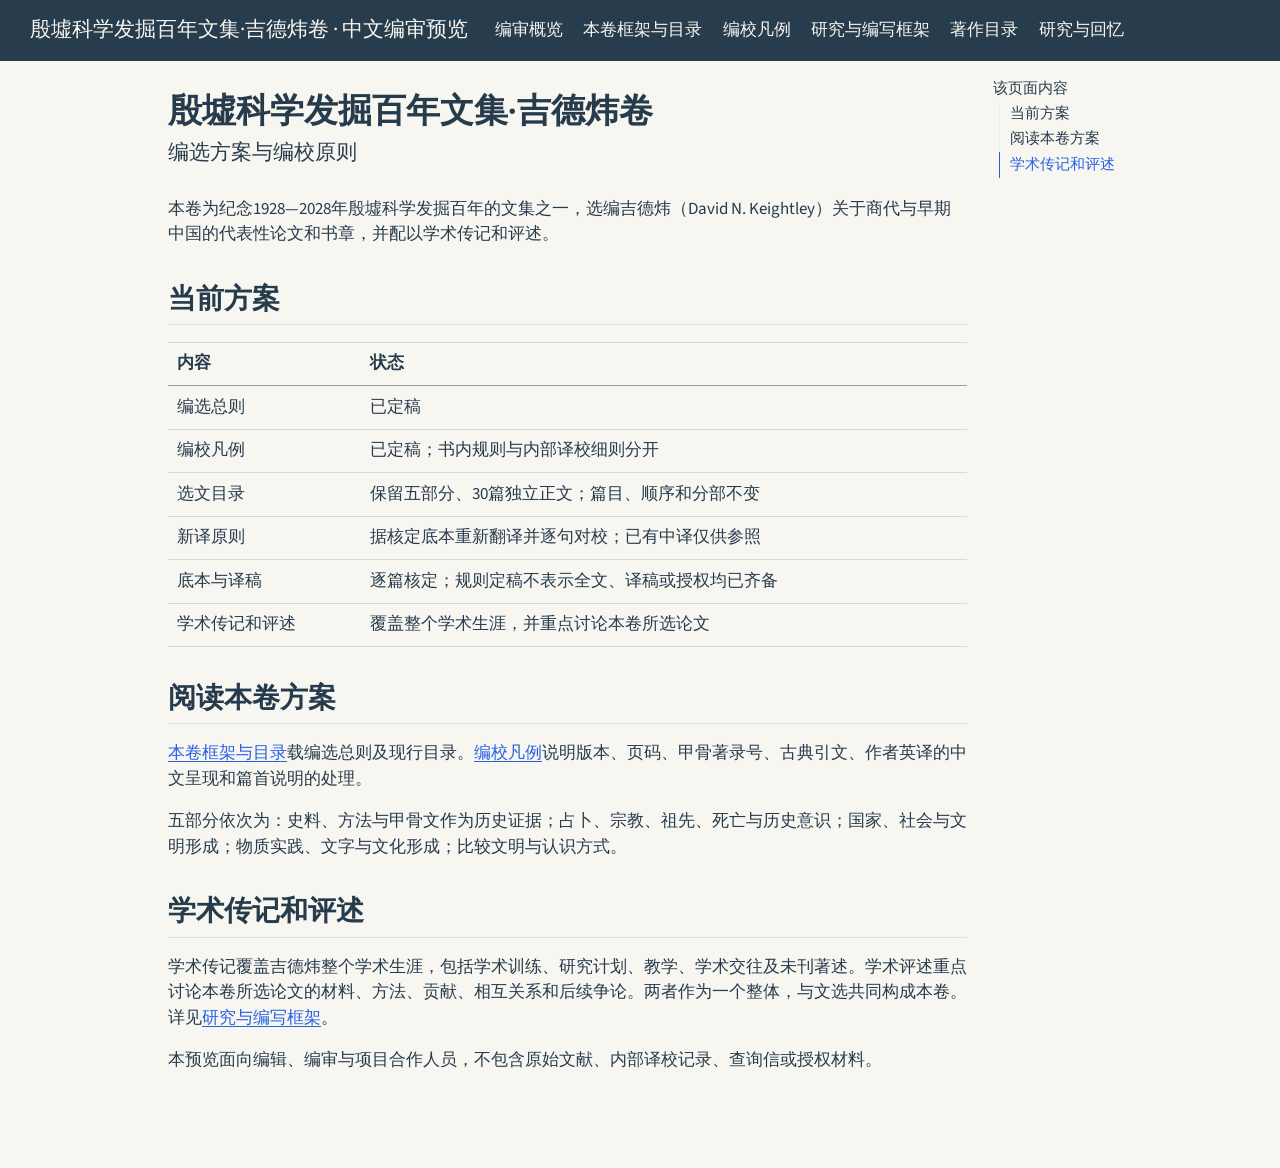
<file: index.html>
<!DOCTYPE html>
<html xmlns="http://www.w3.org/1999/xhtml" lang="zh-CN" xml:lang="zh-CN"><head>

<meta charset="utf-8">
<meta name="generator" content="quarto-1.10.18">

<meta name="viewport" content="width=device-width, initial-scale=1.0, user-scalable=yes">


<title>殷墟科学发掘百年文集·吉德炜卷 – 殷墟科学发掘百年文集·吉德炜卷 · 中文编审预览</title>
<style>
/* Default styles provided by pandoc.
** See https://pandoc.org/MANUAL.html#variables-for-html for config info.
*/
span.smallcaps{font-variant: small-caps;}
div.columns{display: flex; gap: 1.5em;}
div.column{flex: auto;}
@media screen {
div.columns{gap: min(4vw, 1.5em);}
div.column{overflow-x: auto;}
}
div.hanging-indent{margin-left: 1.5em; text-indent: -1.5em;}
ul.task-list{list-style: none;}
ul.task-list li input[type="checkbox"] {
  width: 0.8em;
  margin: 0 0.8em 0.2em -1em; /* quarto-specific, see https://github.com/quarto-dev/quarto-cli/issues/4556 */ 
  vertical-align: middle;
}
</style>


<script src="site_libs/quarto-nav/quarto-nav.js"></script>
<script src="site_libs/quarto-nav/headroom.min.js"></script>
<script src="site_libs/clipboard/clipboard.min.js"></script>
<script src="site_libs/quarto-html/quarto.js" type="module"></script>
<script src="site_libs/quarto-html/tabsets/tabsets.js" type="module"></script>
<script src="site_libs/quarto-html/popper.min.js"></script>
<script src="site_libs/quarto-html/tippy.umd.min.js"></script>
<script src="site_libs/quarto-html/anchor.min.js"></script>
<link href="site_libs/quarto-html/tippy.css" rel="stylesheet">
<link href="site_libs/quarto-html/quarto-syntax-highlighting-64a204ab8560d761af7679ceaba22944.css" rel="stylesheet" id="quarto-text-highlighting-styles">
<script src="site_libs/bootstrap/bootstrap.min.js"></script>
<link href="site_libs/bootstrap/bootstrap-icons.css" rel="stylesheet">
<link href="site_libs/bootstrap/bootstrap-7d8f8980687bae4b33d568d349153310.min.css" rel="stylesheet" append-hash="true" id="quarto-bootstrap" data-mode="light">
<script id="quarto-search-options" type="application/json">{
  "language": {
    "search-no-results-text": "没有结果",
    "search-matching-documents-text": "匹配的文档",
    "search-copy-link-title": "复制搜索链接",
    "search-hide-matches-text": "隐藏其它匹配结果",
    "search-more-match-text": "更多匹配结果",
    "search-more-matches-text": "更多匹配结果",
    "search-clear-button-title": "清除",
    "search-text-placeholder": "",
    "search-detached-cancel-button-title": "取消",
    "search-submit-button-title": "提交",
    "search-label": "搜索"
  }
}</script>


<link rel="stylesheet" href="preview.css">
</head>

<body class="nav-fixed quarto-light">

<div id="quarto-search-results"></div>
  <header id="quarto-header" class="headroom fixed-top">
    <nav class="navbar navbar-expand-lg " data-bs-theme="dark">
      <div class="navbar-container container-fluid">
      <div class="navbar-brand-container mx-auto">
    <a class="navbar-brand" href="./index.html">
    <span class="navbar-title">殷墟科学发掘百年文集·吉德炜卷 · 中文编审预览</span>
    </a>
  </div>
          <button class="navbar-toggler" type="button" data-bs-toggle="collapse" data-bs-target="#navbarCollapse" aria-controls="navbarCollapse" role="menu" aria-expanded="false" aria-label="展开或折叠导航栏" onclick="if (window.quartoToggleHeadroom) { window.quartoToggleHeadroom(); }">
  <span class="navbar-toggler-icon"></span>
</button>
          <div class="collapse navbar-collapse" id="navbarCollapse">
            <ul class="navbar-nav navbar-nav-scroll me-auto">
  <li class="nav-item">
    <a class="nav-link active" href="./index.html" aria-current="page"> 
<span class="menu-text">编审概览</span></a>
  </li>  
  <li class="nav-item">
    <a class="nav-link" href="./volume-plan.html"> 
<span class="menu-text">本卷框架与目录</span></a>
  </li>  
  <li class="nav-item">
    <a class="nav-link" href="./editorial-rules.html"> 
<span class="menu-text">编校凡例</span></a>
  </li>  
  <li class="nav-item">
    <a class="nav-link" href="./research.html"> 
<span class="menu-text">研究与编写框架</span></a>
  </li>  
  <li class="nav-item">
    <a class="nav-link" href="./bibliography.html"> 
<span class="menu-text">著作目录</span></a>
  </li>  
  <li class="nav-item">
    <a class="nav-link" href="./recollections.html"> 
<span class="menu-text">研究与回忆</span></a>
  </li>  
</ul>
          </div> <!-- /navcollapse -->
            <div class="quarto-navbar-tools">
</div>
      </div> <!-- /container-fluid -->
    </nav>
</header>
<!-- content -->
<div id="quarto-content" class="quarto-container page-columns page-rows-contents page-layout-article page-navbar">
<!-- sidebar -->
<!-- margin-sidebar -->
    <div id="quarto-margin-sidebar" class="sidebar margin-sidebar">
        <nav id="TOC" role="doc-toc" class="toc-active">
    <h2 id="toc-title">该页面内容</h2>
   
  <ul>
  <li><a href="#当前方案" id="toc-当前方案" class="nav-link active" data-scroll-target="#当前方案">当前方案</a></li>
  <li><a href="#阅读本卷方案" id="toc-阅读本卷方案" class="nav-link" data-scroll-target="#阅读本卷方案">阅读本卷方案</a></li>
  <li><a href="#学术传记和评述" id="toc-学术传记和评述" class="nav-link" data-scroll-target="#学术传记和评述">学术传记和评述</a></li>
  </ul>
</nav>
    </div>
<!-- main -->
<main class="content" id="quarto-document-content">

<header id="title-block-header" class="quarto-title-block default">
<div class="quarto-title">
<h1 class="title">殷墟科学发掘百年文集·吉德炜卷</h1>
<p class="subtitle lead">编选方案与编校原则</p>
</div>



<div class="quarto-title-meta">

    
  
    
  </div>
  


</header>


<p>本卷为纪念1928—2028年殷墟科学发掘百年的文集之一，选编吉德炜（David N. Keightley）关于商代与早期中国的代表性论文和书章，并配以学术传记和评述。</p>
<section id="当前方案" class="level2">
<h2 class="anchored" data-anchor-id="当前方案">当前方案</h2>
<table class="caption-top table">
<thead>
<tr class="header">
<th>内容</th>
<th>状态</th>
</tr>
</thead>
<tbody>
<tr class="odd">
<td>编选总则</td>
<td>已定稿</td>
</tr>
<tr class="even">
<td>编校凡例</td>
<td>已定稿；书内规则与内部译校细则分开</td>
</tr>
<tr class="odd">
<td>选文目录</td>
<td>保留五部分、30篇独立正文；篇目、顺序和分部不变</td>
</tr>
<tr class="even">
<td>新译原则</td>
<td>据核定底本重新翻译并逐句对校；已有中译仅供参照</td>
</tr>
<tr class="odd">
<td>底本与译稿</td>
<td>逐篇核定；规则定稿不表示全文、译稿或授权均已齐备</td>
</tr>
<tr class="even">
<td>学术传记和评述</td>
<td>覆盖整个学术生涯，并重点讨论本卷所选论文</td>
</tr>
</tbody>
</table>
</section>
<section id="阅读本卷方案" class="level2">
<h2 class="anchored" data-anchor-id="阅读本卷方案">阅读本卷方案</h2>
<p><a href="./volume-plan.html">本卷框架与目录</a>载编选总则及现行目录。<a href="./editorial-rules.html">编校凡例</a>说明版本、页码、甲骨著录号、古典引文、作者英译的中文呈现和篇首说明的处理。</p>
<p>五部分依次为：史料、方法与甲骨文作为历史证据；占卜、宗教、祖先、死亡与历史意识；国家、社会与文明形成；物质实践、文字与文化形成；比较文明与认识方式。</p>
</section>
<section id="学术传记和评述" class="level2">
<h2 class="anchored" data-anchor-id="学术传记和评述">学术传记和评述</h2>
<p>学术传记覆盖吉德炜整个学术生涯，包括学术训练、研究计划、教学、学术交往及未刊著述。学术评述重点讨论本卷所选论文的材料、方法、贡献、相互关系和后续争论。两者作为一个整体，与文选共同构成本卷。详见<a href="./research.html">研究与编写框架</a>。</p>
<p>本预览面向编辑、编审与项目合作人员，不包含原始文献、内部译校记录、查询信或授权材料。</p>


</section>

</main> <!-- /main -->
<script id="quarto-html-after-body" type="application/javascript">
  window.document.addEventListener("DOMContentLoaded", function (event) {
    const icon = "";
    const anchorJS = new window.AnchorJS();
    anchorJS.options = {
      placement: 'right',
      icon: icon
    };
    anchorJS.add('.anchored');
    const isCodeAnnotation = (el) => {
      for (const clz of el.classList) {
        if (clz.startsWith('code-annotation-')) {                     
          return true;
        }
      }
      return false;
    }
    const onCopySuccess = function(e) {
      // button target
      const button = e.trigger;
      // don't keep focus
      button.blur();
      // flash "checked"
      button.classList.add('code-copy-button-checked');
      var currentTitle = button.getAttribute("title");
      button.setAttribute("title", "已复制");
      let tooltip;
      if (window.bootstrap) {
        button.setAttribute("data-bs-toggle", "tooltip");
        button.setAttribute("data-bs-placement", "left");
        button.setAttribute("data-bs-title", "已复制");
        tooltip = new bootstrap.Tooltip(button, 
          { trigger: "manual", 
            customClass: "code-copy-button-tooltip",
            offset: [0, -8]});
        tooltip.show();    
      }
      setTimeout(function() {
        if (tooltip) {
          tooltip.hide();
          button.removeAttribute("data-bs-title");
          button.removeAttribute("data-bs-toggle");
          button.removeAttribute("data-bs-placement");
        }
        button.setAttribute("title", currentTitle);
        button.classList.remove('code-copy-button-checked');
      }, 1000);
      // clear code selection
      e.clearSelection();
    }
    const getTextToCopy = function(trigger) {
      const outerScaffold = trigger.parentElement.cloneNode(true);
      const codeEl = outerScaffold.querySelector('code');
      for (const childEl of codeEl.children) {
        if (isCodeAnnotation(childEl)) {
          childEl.remove();
        }
      }
      return codeEl.innerText;
    }
    const clipboard = new window.ClipboardJS('.code-copy-button:not([data-in-quarto-modal])', {
      text: getTextToCopy
    });
    clipboard.on('success', onCopySuccess);
    if (window.document.getElementById('quarto-embedded-source-code-modal')) {
      const clipboardModal = new window.ClipboardJS('.code-copy-button[data-in-quarto-modal]', {
        text: getTextToCopy,
        container: window.document.getElementById('quarto-embedded-source-code-modal')
      });
      clipboardModal.on('success', onCopySuccess);
    }
      var localhostRegex = new RegExp(/^(?:http|https):\/\/localhost\:?[0-9]*\//);
      var mailtoRegex = new RegExp(/^mailto:/);
        var filterRegex = new RegExp('/' + window.location.host + '/');
      var isInternal = (href) => {
          return filterRegex.test(href) || localhostRegex.test(href) || mailtoRegex.test(href);
      }
      // Inspect non-navigation links and adorn them if external
     var links = window.document.querySelectorAll('a[href]:not(.nav-link):not(.navbar-brand):not(.toc-action):not(.sidebar-link):not(.sidebar-item-toggle):not(.pagination-link):not(.no-external):not([aria-hidden]):not(.dropdown-item):not(.quarto-navigation-tool):not(.about-link)');
      for (var i=0; i<links.length; i++) {
        const link = links[i];
        if (!isInternal(link.href)) {
          // undo the damage that might have been done by quarto-nav.js in the case of
          // links that we want to consider external
          if (link.dataset.originalHref !== undefined) {
            link.href = link.dataset.originalHref;
          }
        }
      }
    function tippyHover(el, contentFn, onTriggerFn, onUntriggerFn) {
      const config = {
        allowHTML: true,
        maxWidth: 500,
        delay: 100,
        arrow: false,
        appendTo: function(el) {
            return el.parentElement;
        },
        interactive: true,
        interactiveBorder: 10,
        theme: 'quarto',
        placement: 'bottom-start',
      };
      if (contentFn) {
        config.content = contentFn;
      }
      if (onTriggerFn) {
        config.onTrigger = onTriggerFn;
      }
      if (onUntriggerFn) {
        config.onUntrigger = onUntriggerFn;
      }
      window.tippy(el, config); 
    }
    const noterefs = window.document.querySelectorAll('a[role="doc-noteref"]');
    for (var i=0; i<noterefs.length; i++) {
      const ref = noterefs[i];
      tippyHover(ref, function() {
        // use id or data attribute instead here
        let href = ref.getAttribute('data-footnote-href') || ref.getAttribute('href');
        try { href = new URL(href).hash; } catch {}
        const id = href.replace(/^#\/?/, "");
        const note = window.document.getElementById(id);
        if (note) {
          return note.innerHTML;
        } else {
          return "";
        }
      });
    }
    const xrefs = window.document.querySelectorAll('a.quarto-xref');
    const processXRef = (id, note) => {
      // Strip column container classes
      const stripColumnClz = (el) => {
        el.classList.remove("page-full", "page-columns");
        if (el.children) {
          for (const child of el.children) {
            stripColumnClz(child);
          }
        }
      }
      stripColumnClz(note)
      if (id === null || id.startsWith('sec-')) {
        // Special case sections, only their first couple elements
        const container = document.createElement("div");
        if (note.children && note.children.length > 2) {
          container.appendChild(note.children[0].cloneNode(true));
          for (let i = 1; i < note.children.length; i++) {
            const child = note.children[i];
            if (child.tagName === "P" && child.innerText === "") {
              continue;
            } else {
              container.appendChild(child.cloneNode(true));
              break;
            }
          }
          if (window.Quarto?.typesetMath) {
            window.Quarto.typesetMath(container);
          }
          return container.innerHTML
        } else {
          if (window.Quarto?.typesetMath) {
            window.Quarto.typesetMath(note);
          }
          return note.innerHTML;
        }
      } else {
        // Remove any anchor links if they are present
        const anchorLink = note.querySelector('a.anchorjs-link');
        if (anchorLink) {
          anchorLink.remove();
        }
        if (window.Quarto?.typesetMath) {
          window.Quarto.typesetMath(note);
        }
        if (note.classList.contains("callout")) {
          return note.outerHTML;
        } else {
          return note.innerHTML;
        }
      }
    }
    for (var i=0; i<xrefs.length; i++) {
      const xref = xrefs[i];
      tippyHover(xref, undefined, function(instance) {
        instance.disable();
        let url = xref.getAttribute('href');
        let hash = undefined; 
        if (url.startsWith('#')) {
          hash = url;
        } else {
          try { hash = new URL(url).hash; } catch {}
        }
        if (hash) {
          const id = hash.replace(/^#\/?/, "");
          const note = window.document.getElementById(id);
          if (note !== null) {
            try {
              const html = processXRef(id, note.cloneNode(true));
              instance.setContent(html);
            } finally {
              instance.enable();
              instance.show();
            }
          } else {
            // See if we can fetch this
            fetch(url.split('#')[0])
            .then(res => res.text())
            .then(html => {
              const parser = new DOMParser();
              const htmlDoc = parser.parseFromString(html, "text/html");
              const note = htmlDoc.getElementById(id);
              if (note !== null) {
                const html = processXRef(id, note);
                instance.setContent(html);
              } 
            }).finally(() => {
              instance.enable();
              instance.show();
            });
          }
        } else {
          // See if we can fetch a full url (with no hash to target)
          // This is a special case and we should probably do some content thinning / targeting
          fetch(url)
          .then(res => res.text())
          .then(html => {
            const parser = new DOMParser();
            const htmlDoc = parser.parseFromString(html, "text/html");
            const note = htmlDoc.querySelector('main.content');
            if (note !== null) {
              // This should only happen for chapter cross references
              // (since there is no id in the URL)
              // remove the first header
              if (note.children.length > 0 && note.children[0].tagName === "HEADER") {
                note.children[0].remove();
              }
              const html = processXRef(null, note);
              instance.setContent(html);
            } 
          }).finally(() => {
            instance.enable();
            instance.show();
          });
        }
      }, function(instance) {
      });
    }
        let selectedAnnoteEl;
        const selectorForAnnotation = ( cell, annotation) => {
          let cellAttr = 'data-code-cell="' + cell + '"';
          let lineAttr = 'data-code-annotation="' +  annotation + '"';
          const selector = 'span[' + cellAttr + '][' + lineAttr + ']';
          return selector;
        }
        const selectCodeLines = (annoteEl) => {
          const doc = window.document;
          const targetCell = annoteEl.getAttribute("data-target-cell");
          const targetAnnotation = annoteEl.getAttribute("data-target-annotation");
          const annoteSpan = window.document.querySelector(selectorForAnnotation(targetCell, targetAnnotation));
          const lines = annoteSpan.getAttribute("data-code-lines").split(",");
          const lineIds = lines.map((line) => {
            return targetCell + "-" + line;
          })
          let top = null;
          let height = null;
          let parent = null;
          if (lineIds.length > 0) {
              //compute the position of the single el (top and bottom and make a div)
              const el = window.document.getElementById(lineIds[0]);
              top = el.offsetTop;
              height = el.offsetHeight;
              parent = el.parentElement.parentElement;
            if (lineIds.length > 1) {
              const lastEl = window.document.getElementById(lineIds[lineIds.length - 1]);
              const bottom = lastEl.offsetTop + lastEl.offsetHeight;
              height = bottom - top;
            }
            if (top !== null && height !== null && parent !== null) {
              // cook up a div (if necessary) and position it 
              let div = window.document.getElementById("code-annotation-line-highlight");
              if (div === null) {
                div = window.document.createElement("div");
                div.setAttribute("id", "code-annotation-line-highlight");
                div.style.position = 'absolute';
                parent.appendChild(div);
              }
              div.style.top = top - 2 + "px";
              div.style.height = height + 4 + "px";
              div.style.left = 0;
              let gutterDiv = window.document.getElementById("code-annotation-line-highlight-gutter");
              if (gutterDiv === null) {
                gutterDiv = window.document.createElement("div");
                gutterDiv.setAttribute("id", "code-annotation-line-highlight-gutter");
                gutterDiv.style.position = 'absolute';
                const codeCell = window.document.getElementById(targetCell);
                const gutter = codeCell.querySelector('.code-annotation-gutter');
                gutter.appendChild(gutterDiv);
              }
              gutterDiv.style.top = top - 2 + "px";
              gutterDiv.style.height = height + 4 + "px";
            }
            selectedAnnoteEl = annoteEl;
          }
        };
        const unselectCodeLines = () => {
          const elementsIds = ["code-annotation-line-highlight", "code-annotation-line-highlight-gutter"];
          elementsIds.forEach((elId) => {
            const div = window.document.getElementById(elId);
            if (div) {
              div.remove();
            }
          });
          selectedAnnoteEl = undefined;
        };
          // Handle positioning of the toggle
      window.addEventListener(
        "resize",
        throttle(() => {
          elRect = undefined;
          if (selectedAnnoteEl) {
            selectCodeLines(selectedAnnoteEl);
          }
        }, 10)
      );
      function throttle(fn, ms) {
      let throttle = false;
      let timer;
        return (...args) => {
          if(!throttle) { // first call gets through
              fn.apply(this, args);
              throttle = true;
          } else { // all the others get throttled
              if(timer) clearTimeout(timer); // cancel #2
              timer = setTimeout(() => {
                fn.apply(this, args);
                timer = throttle = false;
              }, ms);
          }
        };
      }
        // Attach click handler to the DT
        const annoteDls = window.document.querySelectorAll('dt[data-target-cell]');
        for (const annoteDlNode of annoteDls) {
          annoteDlNode.addEventListener('click', (event) => {
            const clickedEl = event.target;
            if (clickedEl !== selectedAnnoteEl) {
              unselectCodeLines();
              const activeEl = window.document.querySelector('dt[data-target-cell].code-annotation-active');
              if (activeEl) {
                activeEl.classList.remove('code-annotation-active');
              }
              selectCodeLines(clickedEl);
              clickedEl.classList.add('code-annotation-active');
            } else {
              // Unselect the line
              unselectCodeLines();
              clickedEl.classList.remove('code-annotation-active');
            }
          });
        }
    const findCites = (el) => {
      const parentEl = el.parentElement;
      if (parentEl) {
        const cites = parentEl.dataset.cites;
        if (cites) {
          return {
            el,
            cites: cites.split(' ')
          };
        } else {
          return findCites(el.parentElement)
        }
      } else {
        return undefined;
      }
    };
    var bibliorefs = window.document.querySelectorAll('a[role="doc-biblioref"]');
    for (var i=0; i<bibliorefs.length; i++) {
      const ref = bibliorefs[i];
      const citeInfo = findCites(ref);
      if (citeInfo) {
        tippyHover(citeInfo.el, function() {
          var popup = window.document.createElement('div');
          citeInfo.cites.forEach(function(cite) {
            var citeDiv = window.document.createElement('div');
            citeDiv.classList.add('hanging-indent');
            citeDiv.classList.add('csl-entry');
            var biblioDiv = window.document.getElementById('ref-' + cite);
            if (biblioDiv) {
              citeDiv.innerHTML = biblioDiv.innerHTML;
            }
            popup.appendChild(citeDiv);
          });
          return popup.innerHTML;
        });
      }
    }
  });
  </script>
</div> <!-- /content -->




</body></html>
</file>
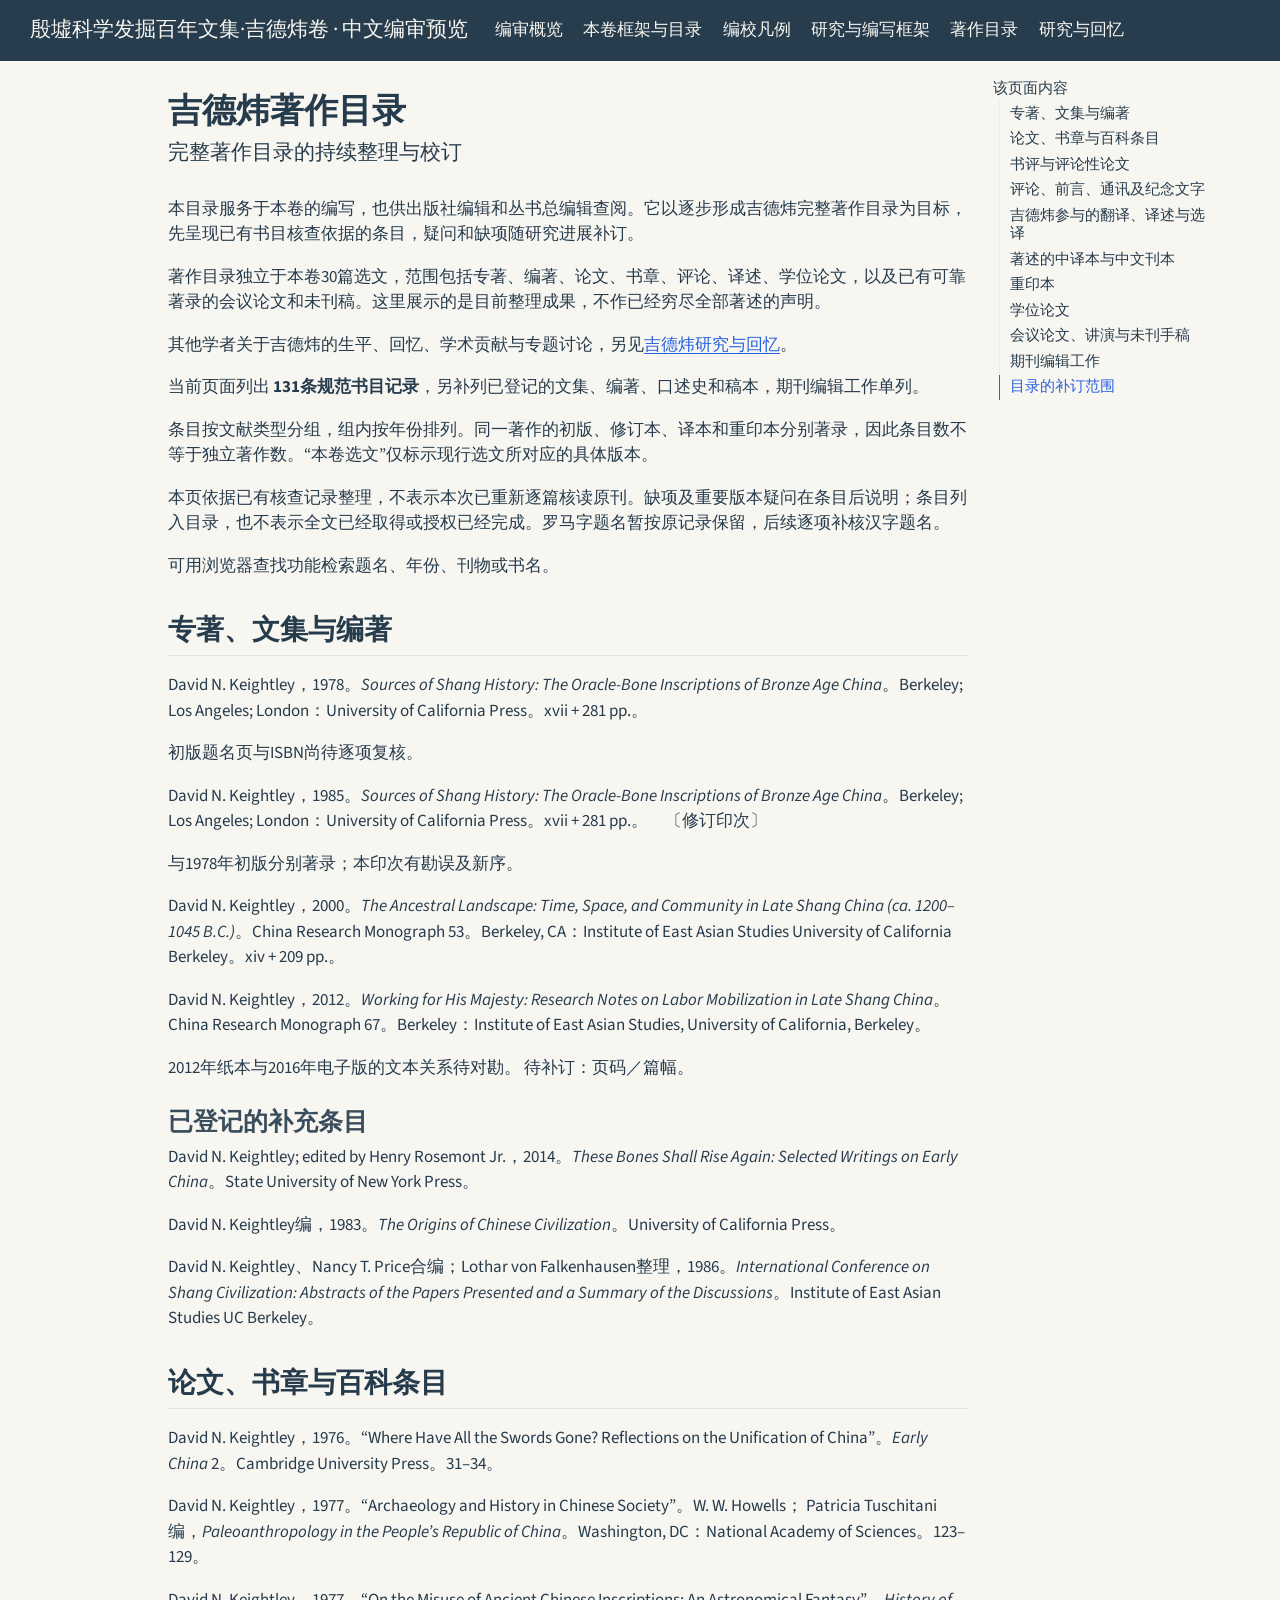
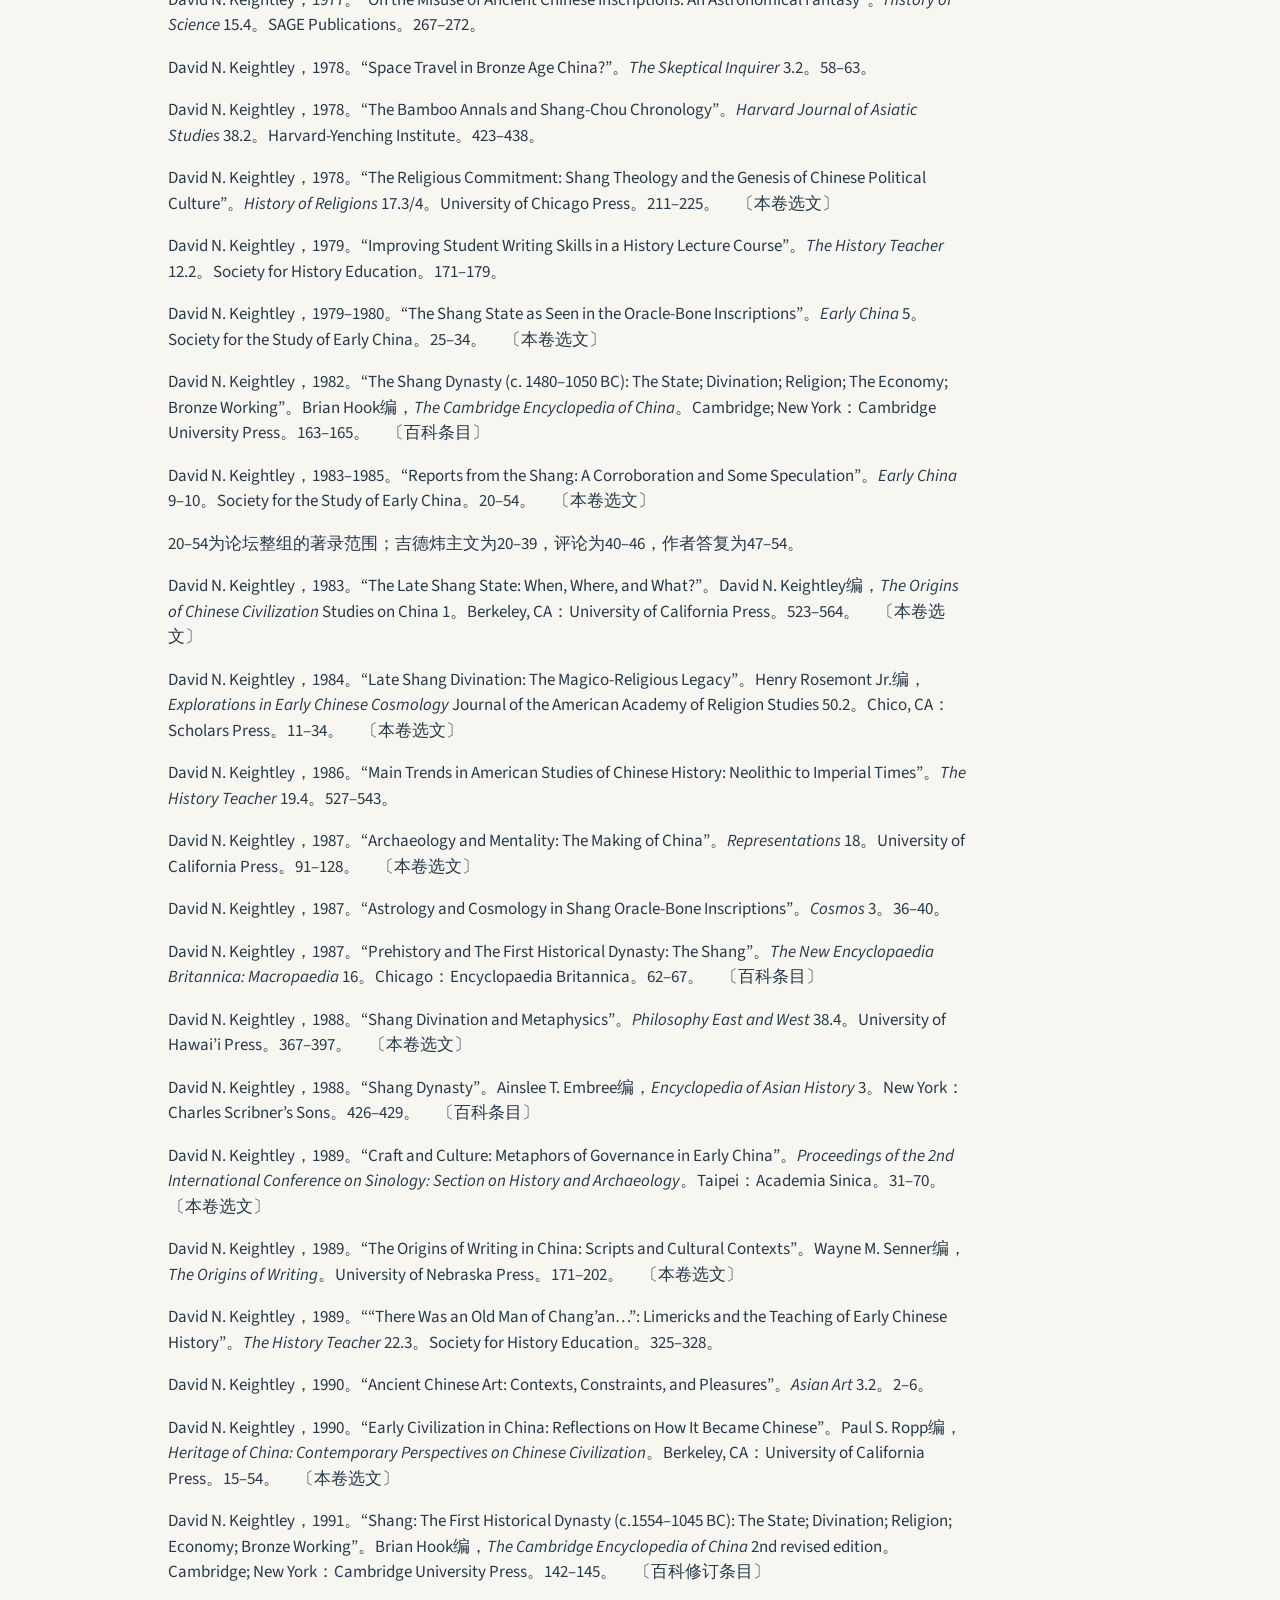
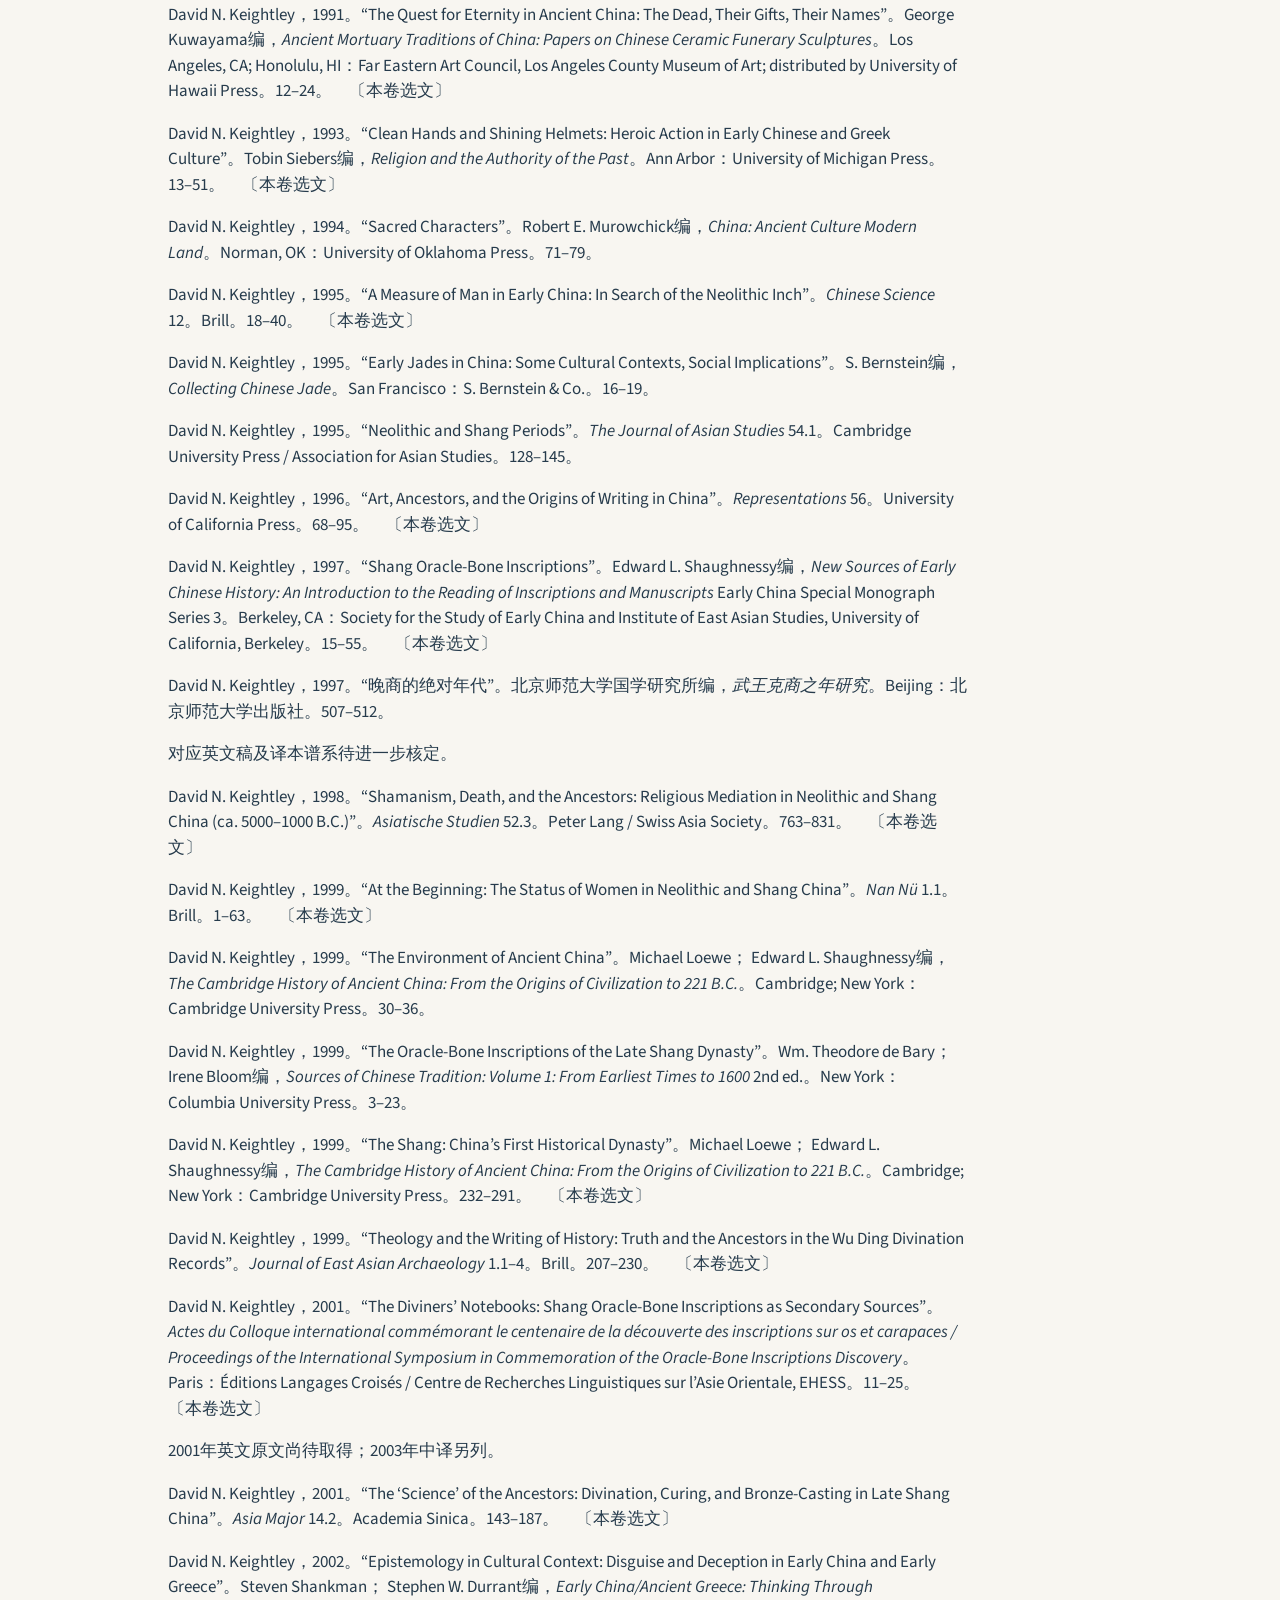
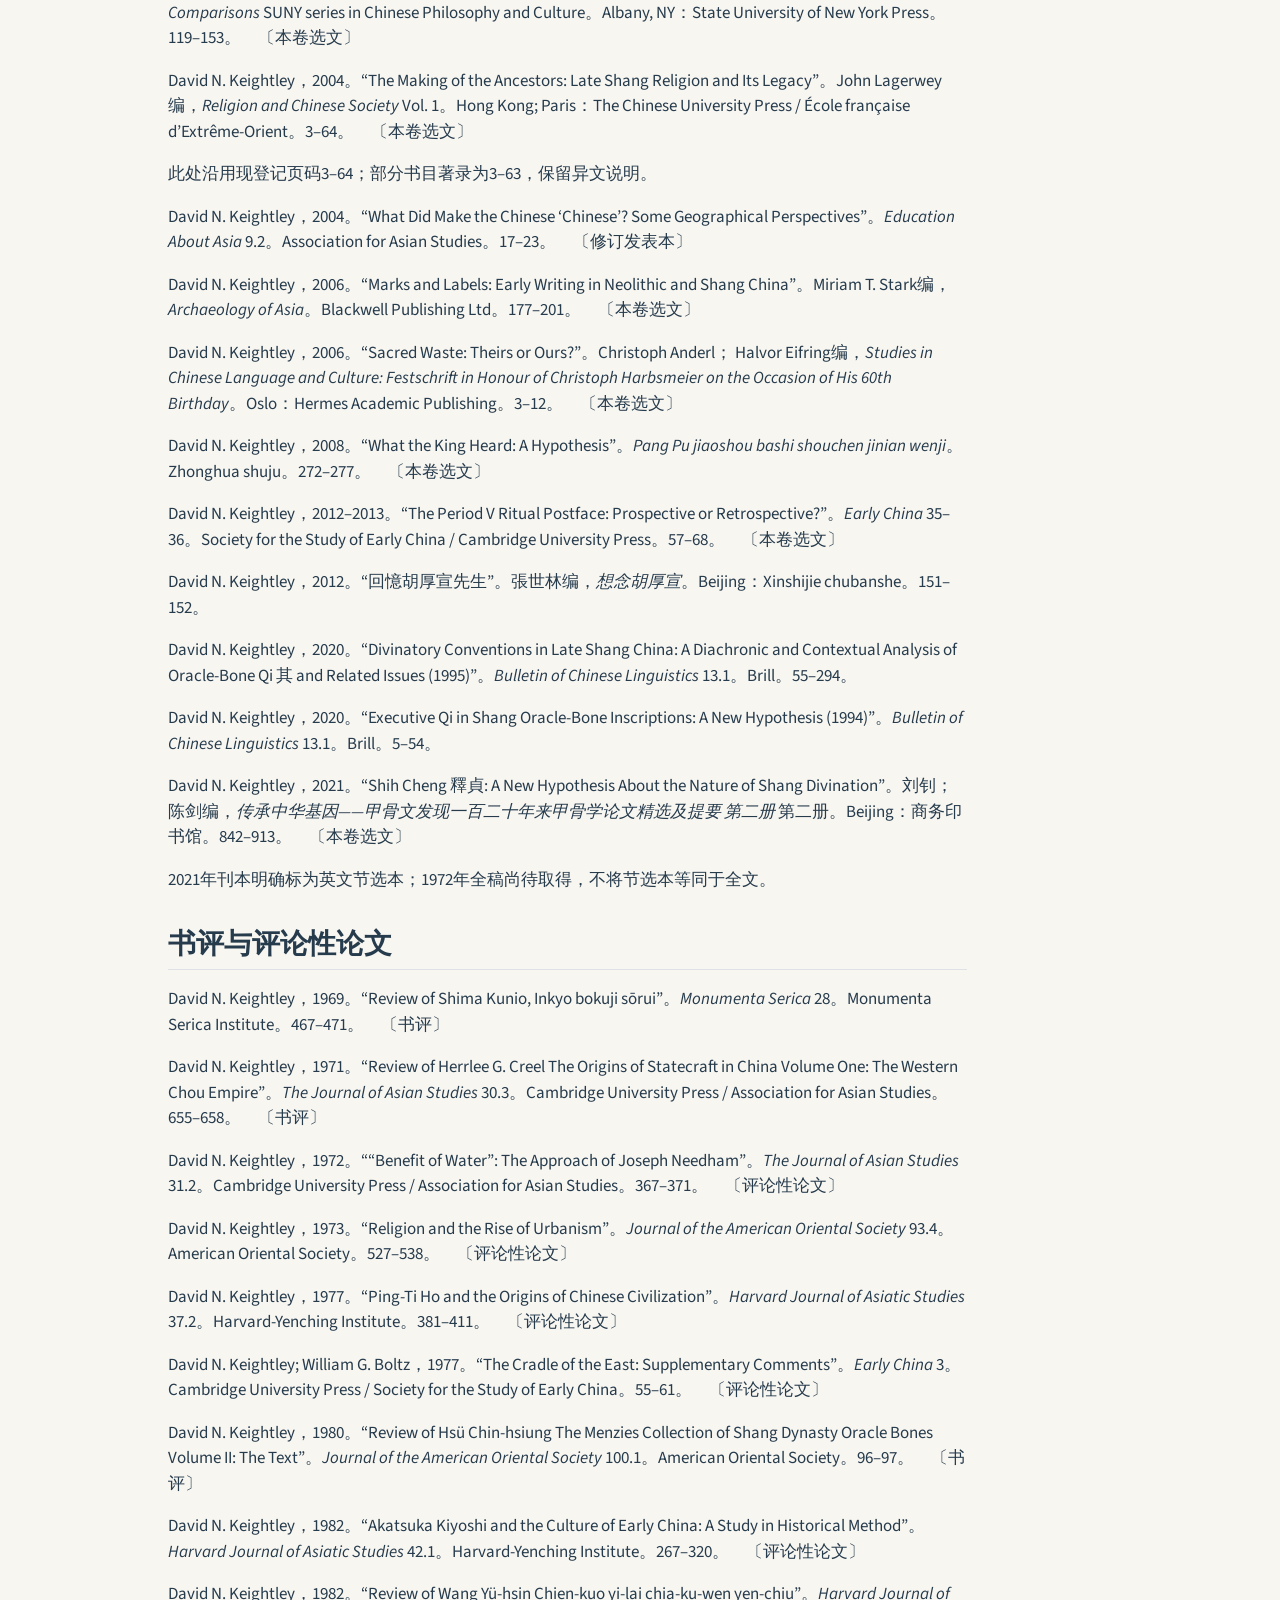
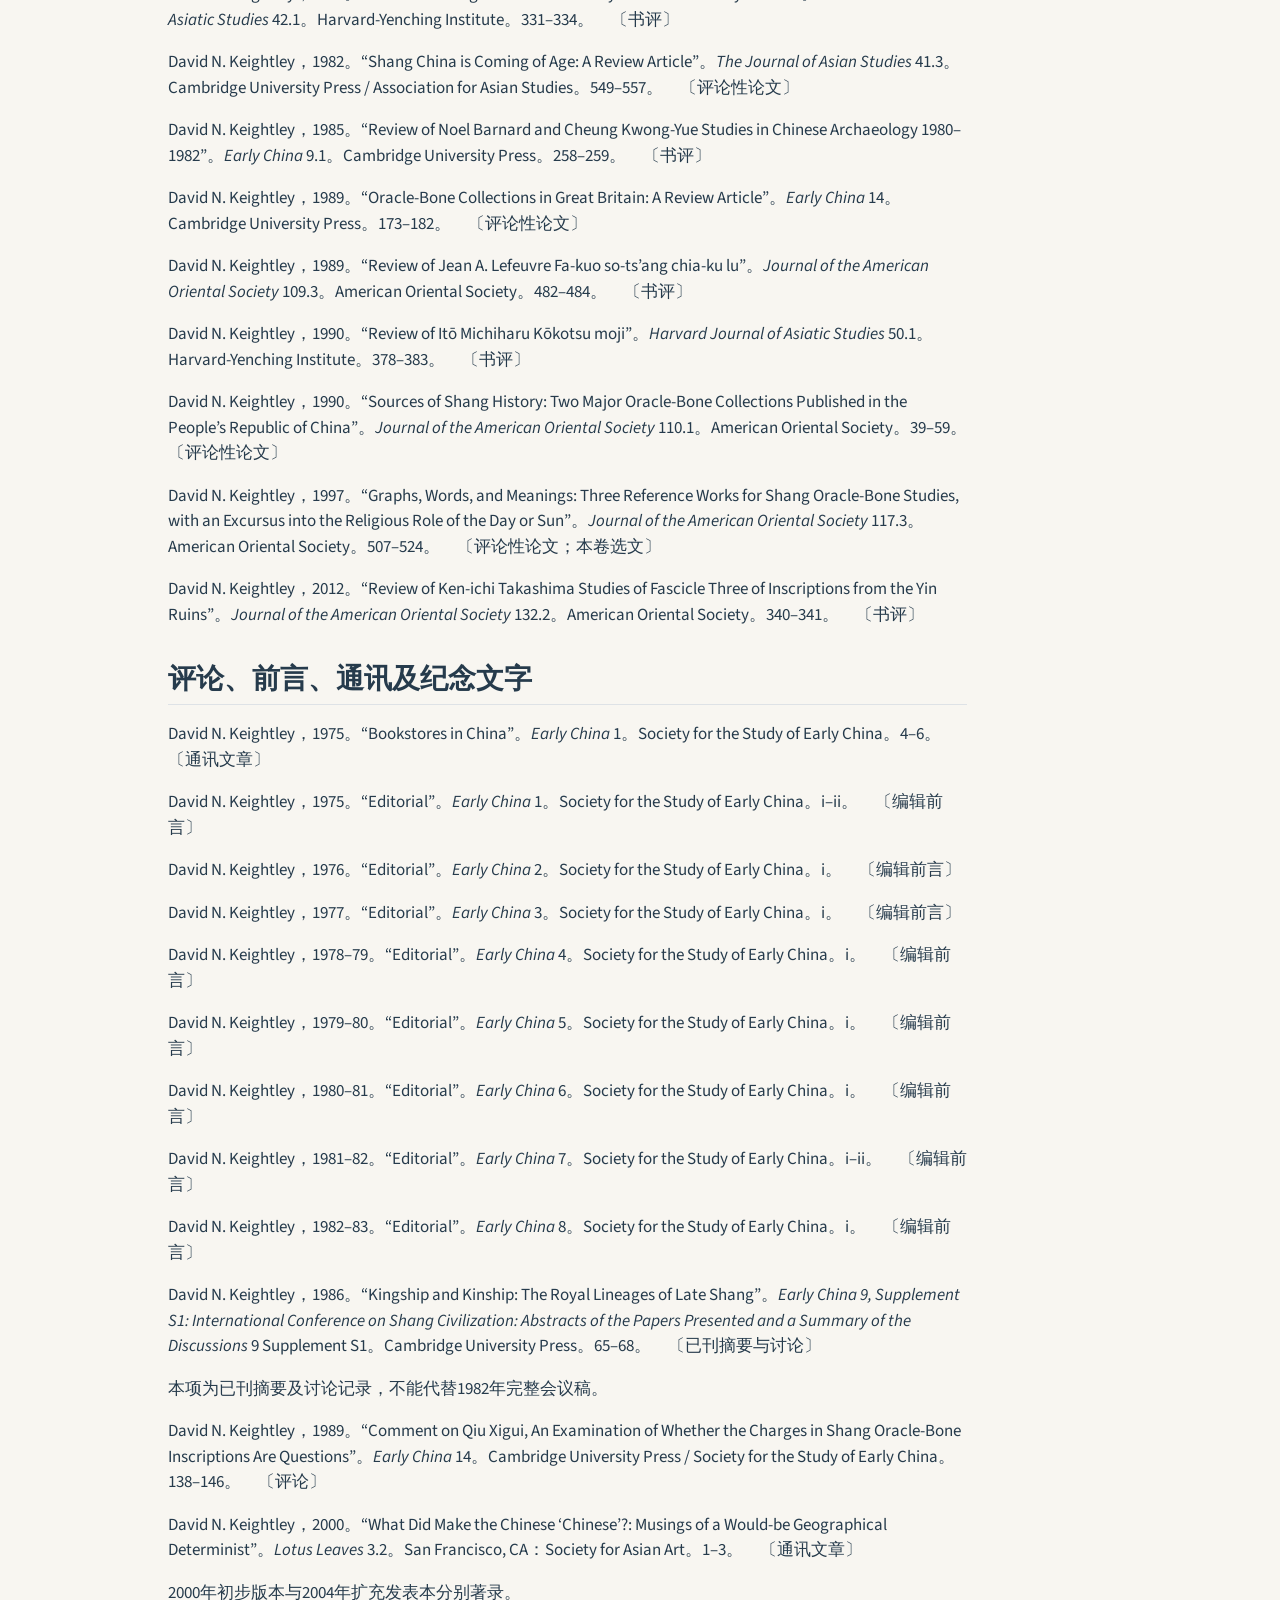
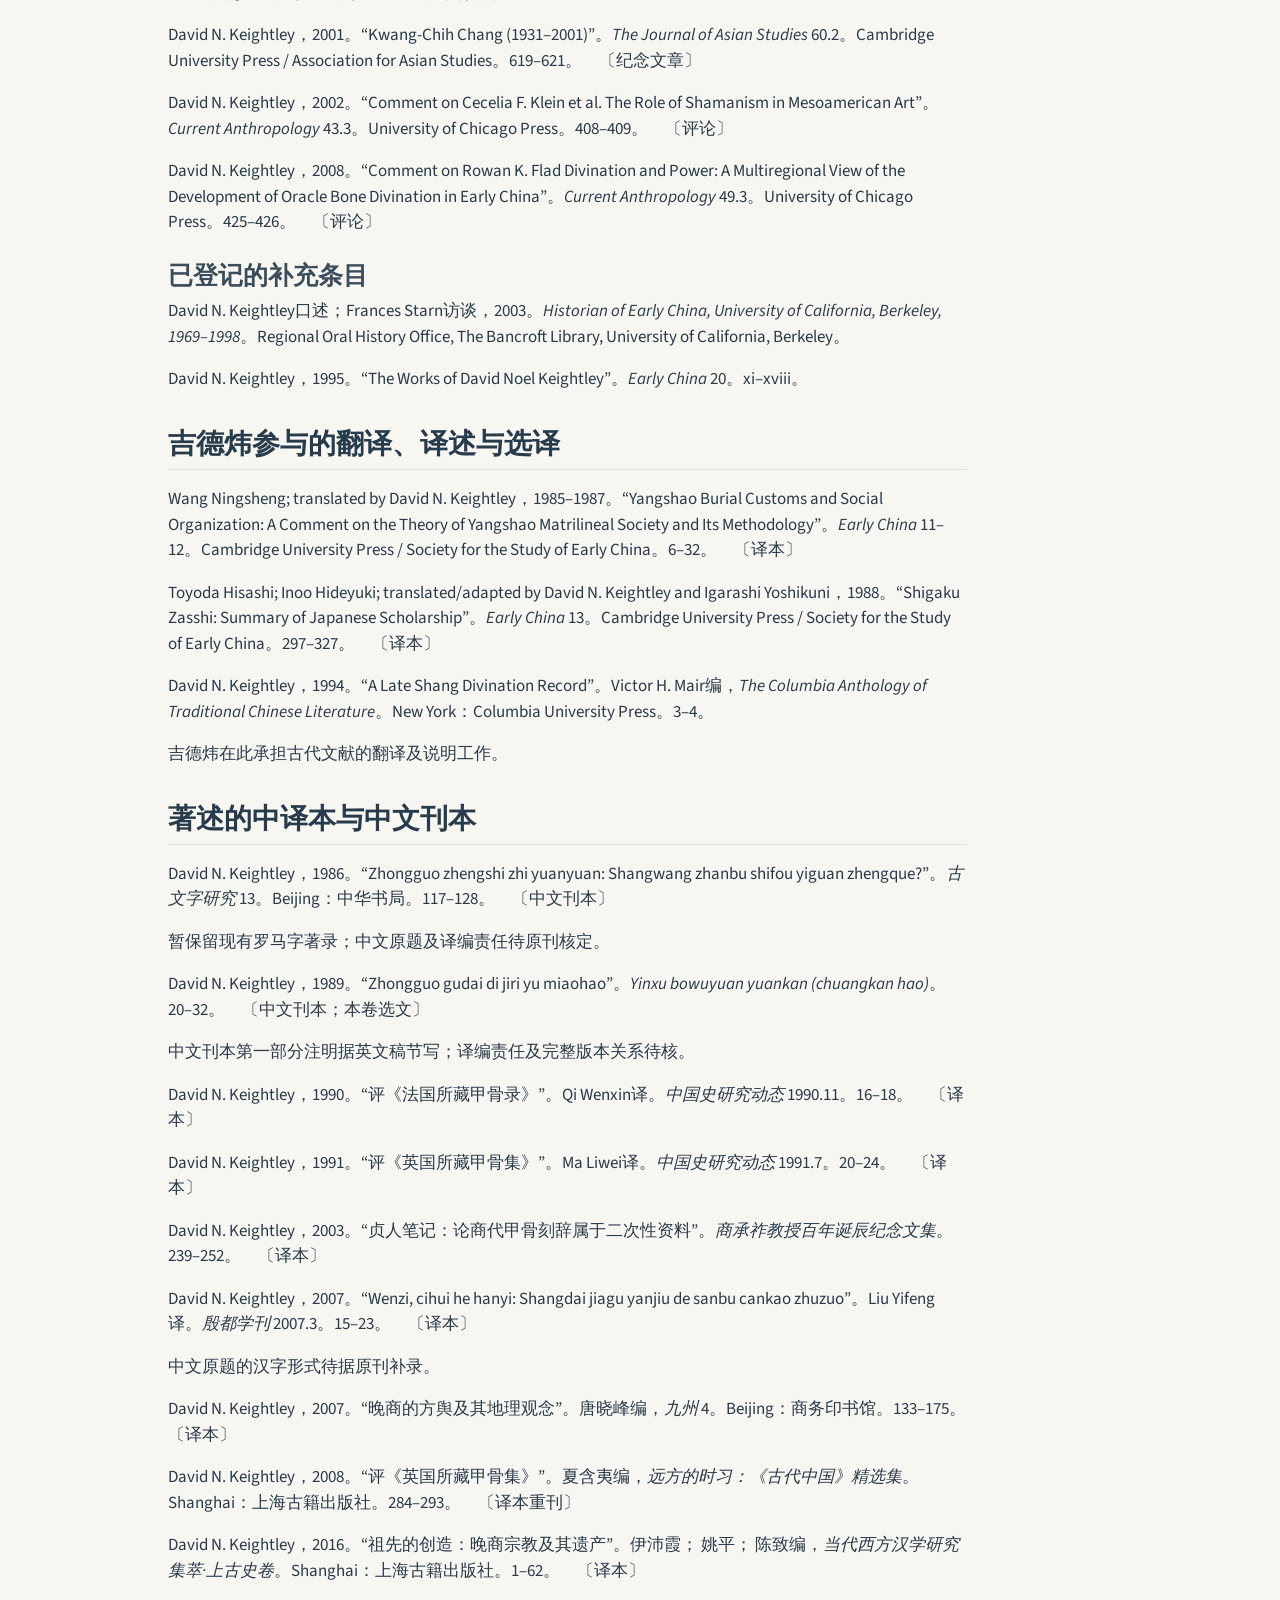
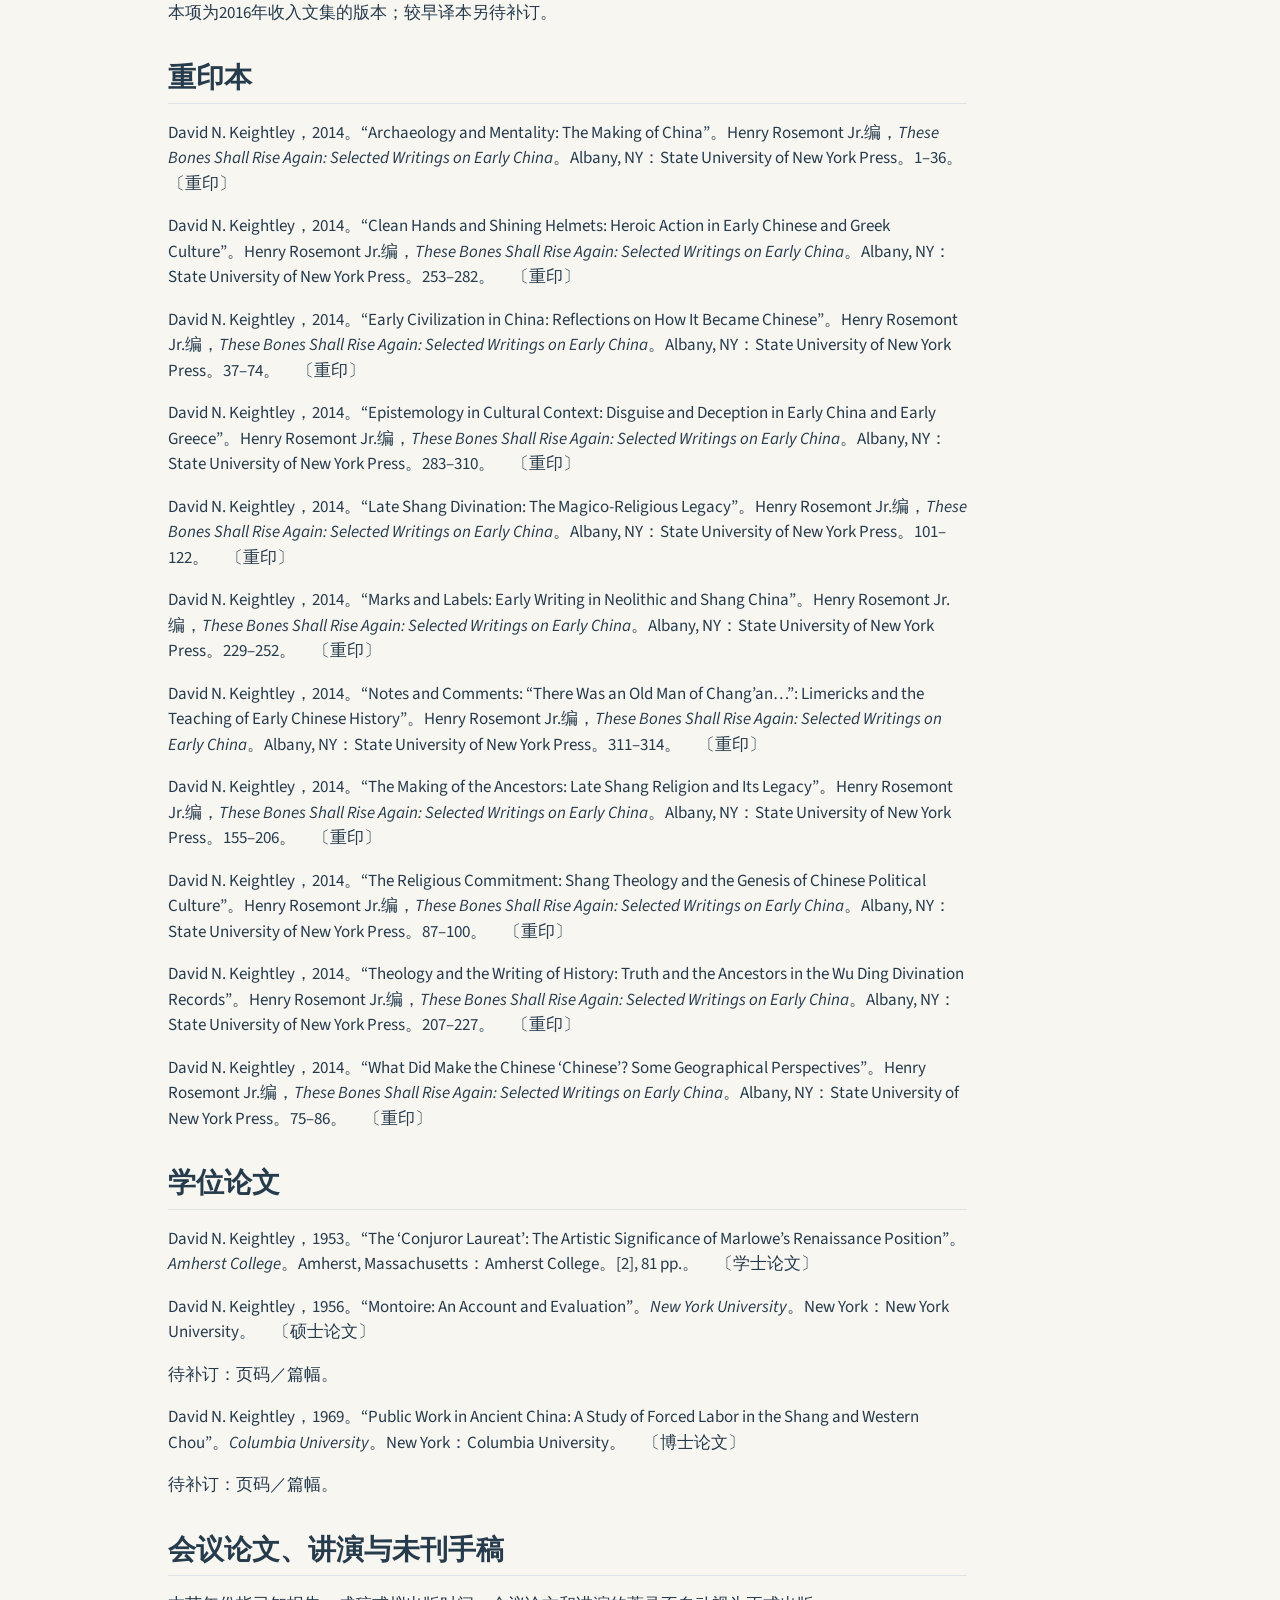
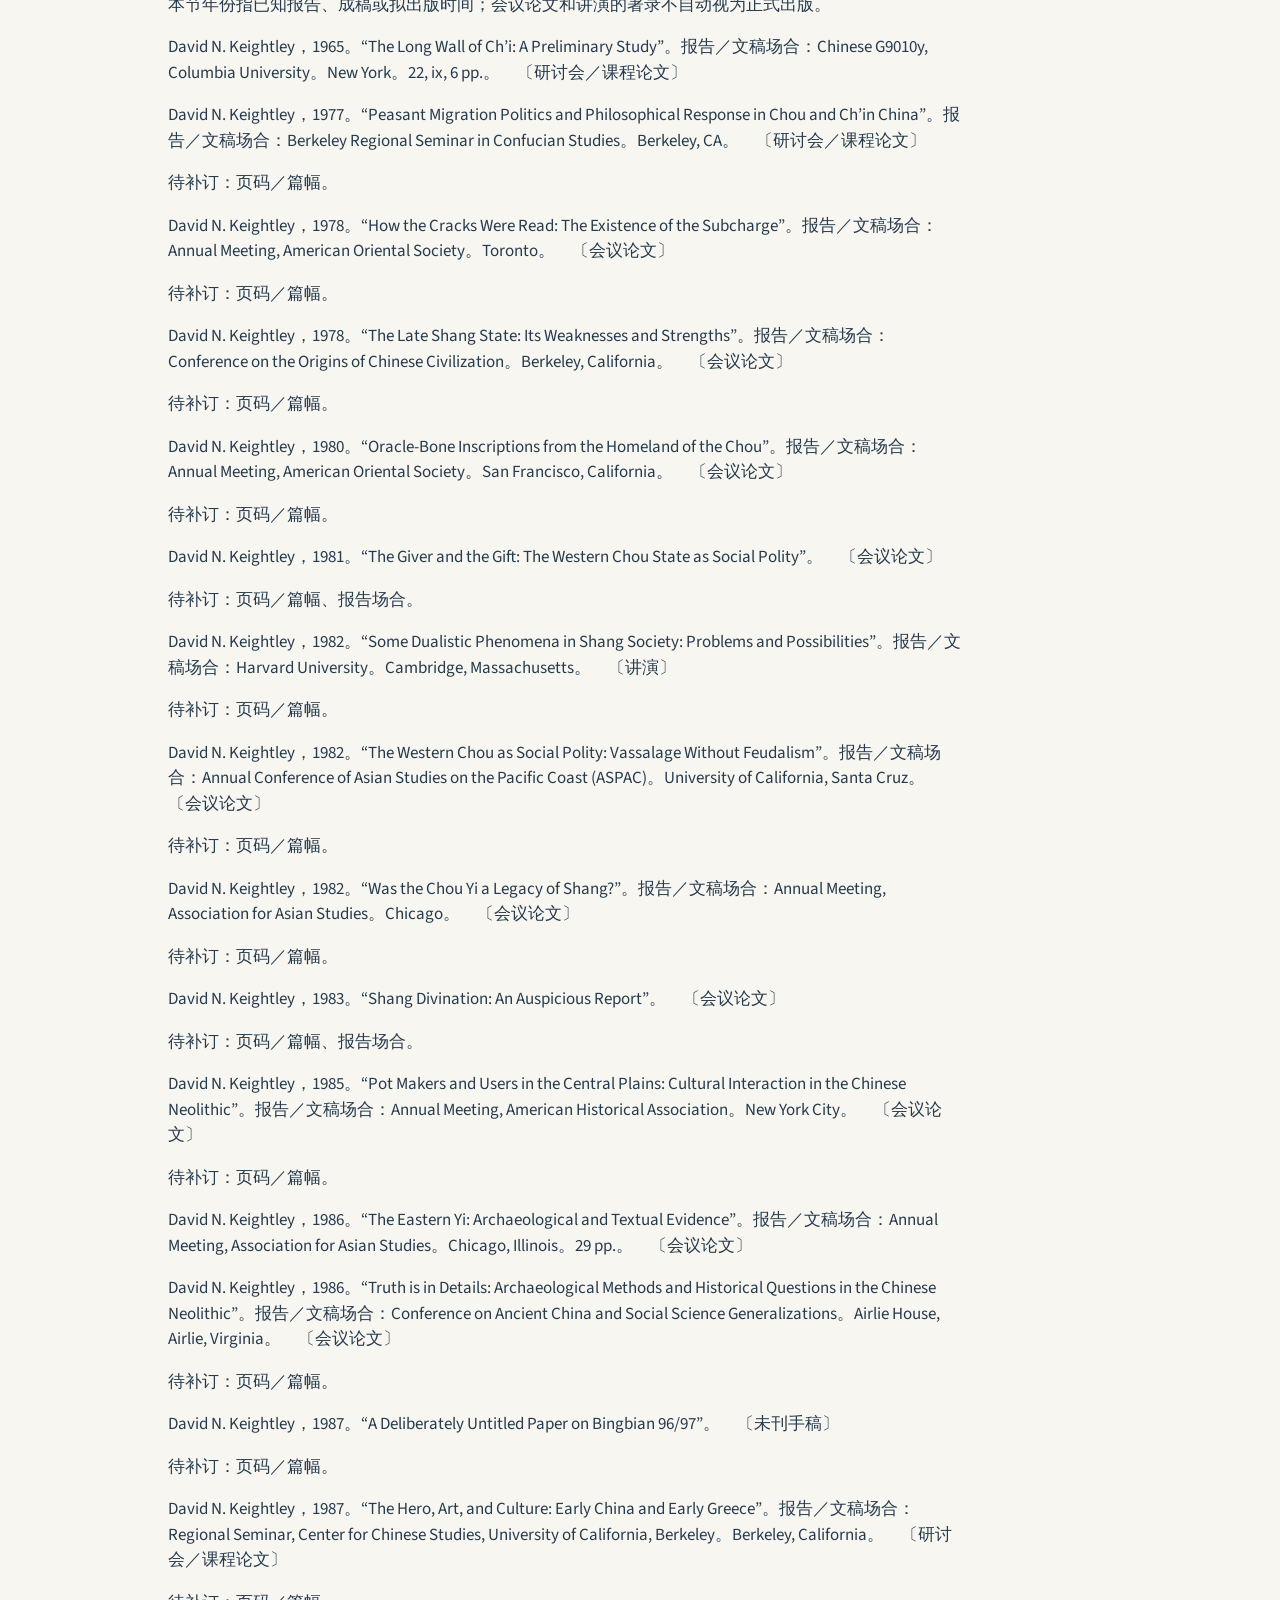
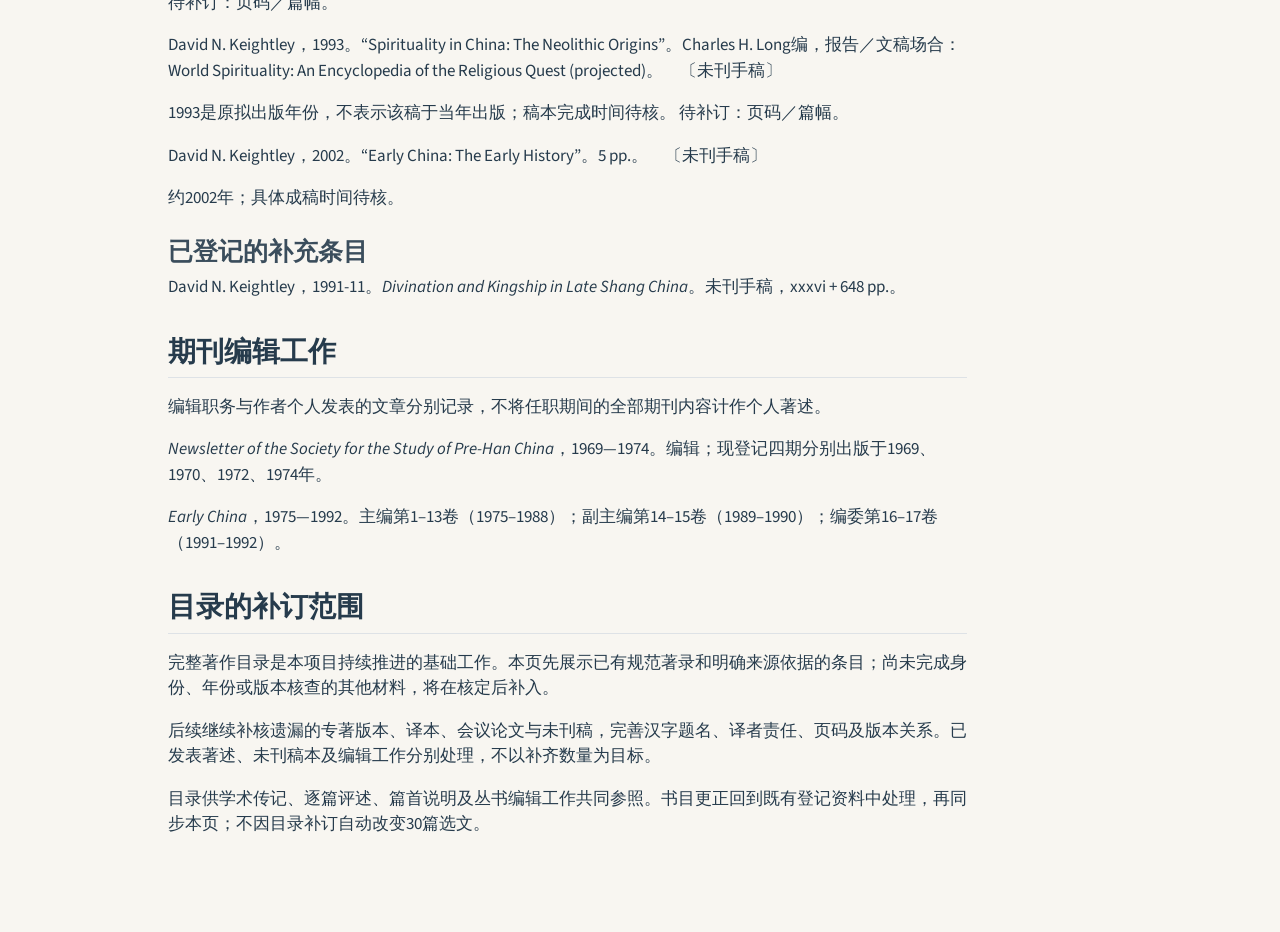
<file: bibliography.html>
<!DOCTYPE html>
<html xmlns="http://www.w3.org/1999/xhtml" lang="zh-CN" xml:lang="zh-CN"><head>

<meta charset="utf-8">
<meta name="generator" content="quarto-1.10.18">

<meta name="viewport" content="width=device-width, initial-scale=1.0, user-scalable=yes">


<title>吉德炜著作目录 – 殷墟科学发掘百年文集·吉德炜卷 · 中文编审预览</title>
<style>
/* Default styles provided by pandoc.
** See https://pandoc.org/MANUAL.html#variables-for-html for config info.
*/
span.smallcaps{font-variant: small-caps;}
div.columns{display: flex; gap: 1.5em;}
div.column{flex: auto;}
@media screen {
div.columns{gap: min(4vw, 1.5em);}
div.column{overflow-x: auto;}
}
div.hanging-indent{margin-left: 1.5em; text-indent: -1.5em;}
ul.task-list{list-style: none;}
ul.task-list li input[type="checkbox"] {
  width: 0.8em;
  margin: 0 0.8em 0.2em -1em; /* quarto-specific, see https://github.com/quarto-dev/quarto-cli/issues/4556 */ 
  vertical-align: middle;
}
</style>


<script src="site_libs/quarto-nav/quarto-nav.js"></script>
<script src="site_libs/quarto-nav/headroom.min.js"></script>
<script src="site_libs/clipboard/clipboard.min.js"></script>
<script src="site_libs/quarto-html/quarto.js" type="module"></script>
<script src="site_libs/quarto-html/tabsets/tabsets.js" type="module"></script>
<script src="site_libs/quarto-html/popper.min.js"></script>
<script src="site_libs/quarto-html/tippy.umd.min.js"></script>
<script src="site_libs/quarto-html/anchor.min.js"></script>
<link href="site_libs/quarto-html/tippy.css" rel="stylesheet">
<link href="site_libs/quarto-html/quarto-syntax-highlighting-64a204ab8560d761af7679ceaba22944.css" rel="stylesheet" id="quarto-text-highlighting-styles">
<script src="site_libs/bootstrap/bootstrap.min.js"></script>
<link href="site_libs/bootstrap/bootstrap-icons.css" rel="stylesheet">
<link href="site_libs/bootstrap/bootstrap-7d8f8980687bae4b33d568d349153310.min.css" rel="stylesheet" append-hash="true" id="quarto-bootstrap" data-mode="light">
<script id="quarto-search-options" type="application/json">{
  "language": {
    "search-no-results-text": "没有结果",
    "search-matching-documents-text": "匹配的文档",
    "search-copy-link-title": "复制搜索链接",
    "search-hide-matches-text": "隐藏其它匹配结果",
    "search-more-match-text": "更多匹配结果",
    "search-more-matches-text": "更多匹配结果",
    "search-clear-button-title": "清除",
    "search-text-placeholder": "",
    "search-detached-cancel-button-title": "取消",
    "search-submit-button-title": "提交",
    "search-label": "搜索"
  }
}</script>


<link rel="stylesheet" href="preview.css">
</head>

<body class="nav-fixed quarto-light">

<div id="quarto-search-results"></div>
  <header id="quarto-header" class="headroom fixed-top">
    <nav class="navbar navbar-expand-lg " data-bs-theme="dark">
      <div class="navbar-container container-fluid">
      <div class="navbar-brand-container mx-auto">
    <a class="navbar-brand" href="./index.html">
    <span class="navbar-title">殷墟科学发掘百年文集·吉德炜卷 · 中文编审预览</span>
    </a>
  </div>
          <button class="navbar-toggler" type="button" data-bs-toggle="collapse" data-bs-target="#navbarCollapse" aria-controls="navbarCollapse" role="menu" aria-expanded="false" aria-label="展开或折叠导航栏" onclick="if (window.quartoToggleHeadroom) { window.quartoToggleHeadroom(); }">
  <span class="navbar-toggler-icon"></span>
</button>
          <div class="collapse navbar-collapse" id="navbarCollapse">
            <ul class="navbar-nav navbar-nav-scroll me-auto">
  <li class="nav-item">
    <a class="nav-link" href="./index.html"> 
<span class="menu-text">编审概览</span></a>
  </li>  
  <li class="nav-item">
    <a class="nav-link" href="./volume-plan.html"> 
<span class="menu-text">本卷框架与目录</span></a>
  </li>  
  <li class="nav-item">
    <a class="nav-link" href="./editorial-rules.html"> 
<span class="menu-text">编校凡例</span></a>
  </li>  
  <li class="nav-item">
    <a class="nav-link" href="./research.html"> 
<span class="menu-text">研究与编写框架</span></a>
  </li>  
  <li class="nav-item">
    <a class="nav-link active" href="./bibliography.html" aria-current="page"> 
<span class="menu-text">著作目录</span></a>
  </li>  
  <li class="nav-item">
    <a class="nav-link" href="./recollections.html"> 
<span class="menu-text">研究与回忆</span></a>
  </li>  
</ul>
          </div> <!-- /navcollapse -->
            <div class="quarto-navbar-tools">
</div>
      </div> <!-- /container-fluid -->
    </nav>
</header>
<!-- content -->
<div id="quarto-content" class="quarto-container page-columns page-rows-contents page-layout-article page-navbar">
<!-- sidebar -->
<!-- margin-sidebar -->
    <div id="quarto-margin-sidebar" class="sidebar margin-sidebar">
        <nav id="TOC" role="doc-toc" class="toc-active">
    <h2 id="toc-title">该页面内容</h2>
   
  <ul class="collapse">
  <li><a href="#专著文集与编著" id="toc-专著文集与编著" class="nav-link active" data-scroll-target="#专著文集与编著">专著、文集与编著</a></li>
  <li><a href="#论文书章与百科条目" id="toc-论文书章与百科条目" class="nav-link" data-scroll-target="#论文书章与百科条目">论文、书章与百科条目</a></li>
  <li><a href="#书评与评论性论文" id="toc-书评与评论性论文" class="nav-link" data-scroll-target="#书评与评论性论文">书评与评论性论文</a></li>
  <li><a href="#评论前言通讯及纪念文字" id="toc-评论前言通讯及纪念文字" class="nav-link" data-scroll-target="#评论前言通讯及纪念文字">评论、前言、通讯及纪念文字</a></li>
  <li><a href="#吉德炜参与的翻译译述与选译" id="toc-吉德炜参与的翻译译述与选译" class="nav-link" data-scroll-target="#吉德炜参与的翻译译述与选译">吉德炜参与的翻译、译述与选译</a></li>
  <li><a href="#著述的中译本与中文刊本" id="toc-著述的中译本与中文刊本" class="nav-link" data-scroll-target="#著述的中译本与中文刊本">著述的中译本与中文刊本</a></li>
  <li><a href="#重印本" id="toc-重印本" class="nav-link" data-scroll-target="#重印本">重印本</a></li>
  <li><a href="#学位论文" id="toc-学位论文" class="nav-link" data-scroll-target="#学位论文">学位论文</a></li>
  <li><a href="#会议论文讲演与未刊手稿" id="toc-会议论文讲演与未刊手稿" class="nav-link" data-scroll-target="#会议论文讲演与未刊手稿">会议论文、讲演与未刊手稿</a></li>
  <li><a href="#期刊编辑工作" id="toc-期刊编辑工作" class="nav-link" data-scroll-target="#期刊编辑工作">期刊编辑工作</a></li>
  <li><a href="#目录的补订范围" id="toc-目录的补订范围" class="nav-link" data-scroll-target="#目录的补订范围">目录的补订范围</a></li>
  </ul>
</nav>
    </div>
<!-- main -->
<main class="content" id="quarto-document-content">

<header id="title-block-header" class="quarto-title-block default">
<div class="quarto-title">
<h1 class="title">吉德炜著作目录</h1>
<p class="subtitle lead">完整著作目录的持续整理与校订</p>
</div>



<div class="quarto-title-meta">

    
  
    
  </div>
  


</header>


<p>本目录服务于本卷的编写，也供出版社编辑和丛书总编辑查阅。它以逐步形成吉德炜完整著作目录为目标，先呈现已有书目核查依据的条目，疑问和缺项随研究进展补订。</p>
<p>著作目录独立于本卷30篇选文，范围包括专著、编著、论文、书章、评论、译述、学位论文，以及已有可靠著录的会议论文和未刊稿。这里展示的是目前整理成果，不作已经穷尽全部著述的声明。</p>
<p>其他学者关于吉德炜的生平、回忆、学术贡献与专题讨论，另见<a href="./recollections.html">吉德炜研究与回忆</a>。</p>
<p>当前页面列出 <strong>131条规范书目记录</strong>，另补列已登记的文集、编著、口述史和稿本，期刊编辑工作单列。</p>
<p>条目按文献类型分组，组内按年份排列。同一著作的初版、修订本、译本和重印本分别著录，因此条目数不等于独立著作数。“本卷选文”仅标示现行选文所对应的具体版本。</p>
<p>本页依据已有核查记录整理，不表示本次已重新逐篇核读原刊。缺项及重要版本疑问在条目后说明；条目列入目录，也不表示全文已经取得或授权已经完成。罗马字题名暂按原记录保留，后续逐项补核汉字题名。</p>
<p>可用浏览器查找功能检索题名、年份、刊物或书名。</p>
<section id="专著文集与编著" class="level2">
<h2 class="anchored" data-anchor-id="专著文集与编著">专著、文集与编著</h2>
<div class="bibliography-entry">
<p>David N. Keightley，1978。<em>Sources of Shang History: The Oracle-Bone Inscriptions of Bronze Age China</em>。Berkeley; Los Angeles; London：University of California Press。xvii + 281 pp.。</p>
<p>初版题名页与ISBN尚待逐项复核。</p>
</div>
<div class="bibliography-entry">
<p>David N. Keightley，1985。<em>Sources of Shang History: The Oracle-Bone Inscriptions of Bronze Age China</em>。Berkeley; Los Angeles; London：University of California Press。xvii + 281 pp.。　〔修订印次〕</p>
<p>与1978年初版分别著录；本印次有勘误及新序。</p>
</div>
<div class="bibliography-entry">
<p>David N. Keightley，2000。<em>The Ancestral Landscape: Time, Space, and Community in Late Shang China (ca. 1200–1045 B.C.)</em>。China Research Monograph 53。Berkeley, CA：Institute of East Asian Studies University of California Berkeley。xiv + 209 pp.。</p>
</div>
<div class="bibliography-entry">
<p>David N. Keightley，2012。<em>Working for His Majesty: Research Notes on Labor Mobilization in Late Shang China</em>。China Research Monograph 67。Berkeley：Institute of East Asian Studies, University of California, Berkeley。</p>
<p>2012年纸本与2016年电子版的文本关系待对勘。 待补订：页码／篇幅。</p>
</div>
<section id="已登记的补充条目" class="level3">
<h3 class="anchored" data-anchor-id="已登记的补充条目">已登记的补充条目</h3>
<p>David N. Keightley; edited by Henry Rosemont Jr.，2014。<em>These Bones Shall Rise Again: Selected Writings on Early China</em>。State University of New York Press。</p>
<p>David N. Keightley编，1983。<em>The Origins of Chinese Civilization</em>。University of California Press。</p>
<p>David N. Keightley、Nancy T. Price合编；Lothar von Falkenhausen整理，1986。<em>International Conference on Shang Civilization: Abstracts of the Papers Presented and a Summary of the Discussions</em>。Institute of East Asian Studies UC Berkeley。</p>
</section>
</section>
<section id="论文书章与百科条目" class="level2">
<h2 class="anchored" data-anchor-id="论文书章与百科条目">论文、书章与百科条目</h2>
<div class="bibliography-entry">
<p>David N. Keightley，1976。“Where Have All the Swords Gone? Reflections on the Unification of China”。<em>Early China</em> 2。Cambridge University Press。31–34。</p>
</div>
<div class="bibliography-entry">
<p>David N. Keightley，1977。“Archaeology and History in Chinese Society”。W. W. Howells； Patricia Tuschitani编，<em>Paleoanthropology in the People’s Republic of China</em>。Washington, DC：National Academy of Sciences。123–129。</p>
</div>
<div class="bibliography-entry">
<p>David N. Keightley，1977。“On the Misuse of Ancient Chinese Inscriptions: An Astronomical Fantasy”。<em>History of Science</em> 15.4。SAGE Publications。267–272。</p>
</div>
<div class="bibliography-entry">
<p>David N. Keightley，1978。“Space Travel in Bronze Age China?”。<em>The Skeptical Inquirer</em> 3.2。58–63。</p>
</div>
<div class="bibliography-entry">
<p>David N. Keightley，1978。“The Bamboo Annals and Shang-Chou Chronology”。<em>Harvard Journal of Asiatic Studies</em> 38.2。Harvard-Yenching Institute。423–438。</p>
</div>
<div class="bibliography-entry">
<p>David N. Keightley，1978。“The Religious Commitment: Shang Theology and the Genesis of Chinese Political Culture”。<em>History of Religions</em> 17.3/4。University of Chicago Press。211–225。　〔本卷选文〕</p>
</div>
<div class="bibliography-entry">
<p>David N. Keightley，1979。“Improving Student Writing Skills in a History Lecture Course”。<em>The History Teacher</em> 12.2。Society for History Education。171–179。</p>
</div>
<div class="bibliography-entry">
<p>David N. Keightley，1979–1980。“The Shang State as Seen in the Oracle-Bone Inscriptions”。<em>Early China</em> 5。Society for the Study of Early China。25–34。　〔本卷选文〕</p>
</div>
<div class="bibliography-entry">
<p>David N. Keightley，1982。“The Shang Dynasty (c.&nbsp;1480–1050 BC): The State; Divination; Religion; The Economy; Bronze Working”。Brian Hook编，<em>The Cambridge Encyclopedia of China</em>。Cambridge; New York：Cambridge University Press。163–165。　〔百科条目〕</p>
</div>
<div class="bibliography-entry">
<p>David N. Keightley，1983–1985。“Reports from the Shang: A Corroboration and Some Speculation”。<em>Early China</em> 9–10。Society for the Study of Early China。20–54。　〔本卷选文〕</p>
<p>20–54为论坛整组的著录范围；吉德炜主文为20–39，评论为40–46，作者答复为47–54。</p>
</div>
<div class="bibliography-entry">
<p>David N. Keightley，1983。“The Late Shang State: When, Where, and What?”。David N. Keightley编，<em>The Origins of Chinese Civilization</em> Studies on China 1。Berkeley, CA：University of California Press。523–564。　〔本卷选文〕</p>
</div>
<div class="bibliography-entry">
<p>David N. Keightley，1984。“Late Shang Divination: The Magico-Religious Legacy”。Henry Rosemont Jr.编，<em>Explorations in Early Chinese Cosmology</em> Journal of the American Academy of Religion Studies 50.2。Chico, CA：Scholars Press。11–34。　〔本卷选文〕</p>
</div>
<div class="bibliography-entry">
<p>David N. Keightley，1986。“Main Trends in American Studies of Chinese History: Neolithic to Imperial Times”。<em>The History Teacher</em> 19.4。527–543。</p>
</div>
<div class="bibliography-entry">
<p>David N. Keightley，1987。“Archaeology and Mentality: The Making of China”。<em>Representations</em> 18。University of California Press。91–128。　〔本卷选文〕</p>
</div>
<div class="bibliography-entry">
<p>David N. Keightley，1987。“Astrology and Cosmology in Shang Oracle-Bone Inscriptions”。<em>Cosmos</em> 3。36–40。</p>
</div>
<div class="bibliography-entry">
<p>David N. Keightley，1987。“Prehistory and The First Historical Dynasty: The Shang”。<em>The New Encyclopaedia Britannica: Macropaedia</em> 16。Chicago：Encyclopaedia Britannica。62–67。　〔百科条目〕</p>
</div>
<div class="bibliography-entry">
<p>David N. Keightley，1988。“Shang Divination and Metaphysics”。<em>Philosophy East and West</em> 38.4。University of Hawai’i Press。367–397。　〔本卷选文〕</p>
</div>
<div class="bibliography-entry">
<p>David N. Keightley，1988。“Shang Dynasty”。Ainslee T. Embree编，<em>Encyclopedia of Asian History</em> 3。New York：Charles Scribner’s Sons。426–429。　〔百科条目〕</p>
</div>
<div class="bibliography-entry">
<p>David N. Keightley，1989。“Craft and Culture: Metaphors of Governance in Early China”。<em>Proceedings of the 2nd International Conference on Sinology: Section on History and Archaeology</em>。Taipei：Academia Sinica。31–70。　〔本卷选文〕</p>
</div>
<div class="bibliography-entry">
<p>David N. Keightley，1989。“The Origins of Writing in China: Scripts and Cultural Contexts”。Wayne M. Senner编，<em>The Origins of Writing</em>。University of Nebraska Press。171–202。　〔本卷选文〕</p>
</div>
<div class="bibliography-entry">
<p>David N. Keightley，1989。““There Was an Old Man of Chang’an…”: Limericks and the Teaching of Early Chinese History”。<em>The History Teacher</em> 22.3。Society for History Education。325–328。</p>
</div>
<div class="bibliography-entry">
<p>David N. Keightley，1990。“Ancient Chinese Art: Contexts, Constraints, and Pleasures”。<em>Asian Art</em> 3.2。2–6。</p>
</div>
<div class="bibliography-entry">
<p>David N. Keightley，1990。“Early Civilization in China: Reflections on How It Became Chinese”。Paul S. Ropp编，<em>Heritage of China: Contemporary Perspectives on Chinese Civilization</em>。Berkeley, CA：University of California Press。15–54。　〔本卷选文〕</p>
</div>
<div class="bibliography-entry">
<p>David N. Keightley，1991。“Shang: The First Historical Dynasty (c.1554–1045 BC): The State; Divination; Religion; Economy; Bronze Working”。Brian Hook编，<em>The Cambridge Encyclopedia of China</em> 2nd revised edition。Cambridge; New York：Cambridge University Press。142–145。　〔百科修订条目〕</p>
</div>
<div class="bibliography-entry">
<p>David N. Keightley，1991。“The Quest for Eternity in Ancient China: The Dead, Their Gifts, Their Names”。George Kuwayama编，<em>Ancient Mortuary Traditions of China: Papers on Chinese Ceramic Funerary Sculptures</em>。Los Angeles, CA; Honolulu, HI：Far Eastern Art Council, Los Angeles County Museum of Art; distributed by University of Hawaii Press。12–24。　〔本卷选文〕</p>
</div>
<div class="bibliography-entry">
<p>David N. Keightley，1993。“Clean Hands and Shining Helmets: Heroic Action in Early Chinese and Greek Culture”。Tobin Siebers编，<em>Religion and the Authority of the Past</em>。Ann Arbor：University of Michigan Press。13–51。　〔本卷选文〕</p>
</div>
<div class="bibliography-entry">
<p>David N. Keightley，1994。“Sacred Characters”。Robert E. Murowchick编，<em>China: Ancient Culture Modern Land</em>。Norman, OK：University of Oklahoma Press。71–79。</p>
</div>
<div class="bibliography-entry">
<p>David N. Keightley，1995。“A Measure of Man in Early China: In Search of the Neolithic Inch”。<em>Chinese Science</em> 12。Brill。18–40。　〔本卷选文〕</p>
</div>
<div class="bibliography-entry">
<p>David N. Keightley，1995。“Early Jades in China: Some Cultural Contexts, Social Implications”。S. Bernstein编，<em>Collecting Chinese Jade</em>。San Francisco：S. Bernstein &amp; Co.。16–19。</p>
</div>
<div class="bibliography-entry">
<p>David N. Keightley，1995。“Neolithic and Shang Periods”。<em>The Journal of Asian Studies</em> 54.1。Cambridge University Press / Association for Asian Studies。128–145。</p>
</div>
<div class="bibliography-entry">
<p>David N. Keightley，1996。“Art, Ancestors, and the Origins of Writing in China”。<em>Representations</em> 56。University of California Press。68–95。　〔本卷选文〕</p>
</div>
<div class="bibliography-entry">
<p>David N. Keightley，1997。“Shang Oracle-Bone Inscriptions”。Edward L. Shaughnessy编，<em>New Sources of Early Chinese History: An Introduction to the Reading of Inscriptions and Manuscripts</em> Early China Special Monograph Series 3。Berkeley, CA：Society for the Study of Early China and Institute of East Asian Studies, University of California, Berkeley。15–55。　〔本卷选文〕</p>
</div>
<div class="bibliography-entry">
<p>David N. Keightley，1997。“晚商的绝对年代”。北京师范大学国学研究所编，<em>武王克商之年研究</em>。Beijing：北京师范大学出版社。507–512。</p>
<p>对应英文稿及译本谱系待进一步核定。</p>
</div>
<div class="bibliography-entry">
<p>David N. Keightley，1998。“Shamanism, Death, and the Ancestors: Religious Mediation in Neolithic and Shang China (ca. 5000–1000 B.C.)”。<em>Asiatische Studien</em> 52.3。Peter Lang / Swiss Asia Society。763–831。　〔本卷选文〕</p>
</div>
<div class="bibliography-entry">
<p>David N. Keightley，1999。“At the Beginning: The Status of Women in Neolithic and Shang China”。<em>Nan Nü</em> 1.1。Brill。1–63。　〔本卷选文〕</p>
</div>
<div class="bibliography-entry">
<p>David N. Keightley，1999。“The Environment of Ancient China”。Michael Loewe； Edward L. Shaughnessy编，<em>The Cambridge History of Ancient China: From the Origins of Civilization to 221 B.C.</em>。Cambridge; New York：Cambridge University Press。30–36。</p>
</div>
<div class="bibliography-entry">
<p>David N. Keightley，1999。“The Oracle-Bone Inscriptions of the Late Shang Dynasty”。Wm. Theodore de Bary； Irene Bloom编，<em>Sources of Chinese Tradition: Volume 1: From Earliest Times to 1600</em> 2nd ed.。New York：Columbia University Press。3–23。</p>
</div>
<div class="bibliography-entry">
<p>David N. Keightley，1999。“The Shang: China’s First Historical Dynasty”。Michael Loewe； Edward L. Shaughnessy编，<em>The Cambridge History of Ancient China: From the Origins of Civilization to 221 B.C.</em>。Cambridge; New York：Cambridge University Press。232–291。　〔本卷选文〕</p>
</div>
<div class="bibliography-entry">
<p>David N. Keightley，1999。“Theology and the Writing of History: Truth and the Ancestors in the Wu Ding Divination Records”。<em>Journal of East Asian Archaeology</em> 1.1–4。Brill。207–230。　〔本卷选文〕</p>
</div>
<div class="bibliography-entry">
<p>David N. Keightley，2001。“The Diviners’ Notebooks: Shang Oracle-Bone Inscriptions as Secondary Sources”。<em>Actes du Colloque international commémorant le centenaire de la découverte des inscriptions sur os et carapaces / Proceedings of the International Symposium in Commemoration of the Oracle-Bone Inscriptions Discovery</em>。Paris：Éditions Langages Croisés / Centre de Recherches Linguistiques sur l’Asie Orientale, EHESS。11–25。　〔本卷选文〕</p>
<p>2001年英文原文尚待取得；2003年中译另列。</p>
</div>
<div class="bibliography-entry">
<p>David N. Keightley，2001。“The ‘Science’ of the Ancestors: Divination, Curing, and Bronze-Casting in Late Shang China”。<em>Asia Major</em> 14.2。Academia Sinica。143–187。　〔本卷选文〕</p>
</div>
<div class="bibliography-entry">
<p>David N. Keightley，2002。“Epistemology in Cultural Context: Disguise and Deception in Early China and Early Greece”。Steven Shankman； Stephen W. Durrant编，<em>Early China/Ancient Greece: Thinking Through Comparisons</em> SUNY series in Chinese Philosophy and Culture。Albany, NY：State University of New York Press。119–153。　〔本卷选文〕</p>
</div>
<div class="bibliography-entry">
<p>David N. Keightley，2004。“The Making of the Ancestors: Late Shang Religion and Its Legacy”。John Lagerwey编，<em>Religion and Chinese Society</em> Vol. 1。Hong Kong; Paris：The Chinese University Press / École française d’Extrême-Orient。3–64。　〔本卷选文〕</p>
<p>此处沿用现登记页码3–64；部分书目著录为3–63，保留异文说明。</p>
</div>
<div class="bibliography-entry">
<p>David N. Keightley，2004。“What Did Make the Chinese ‘Chinese’? Some Geographical Perspectives”。<em>Education About Asia</em> 9.2。Association for Asian Studies。17–23。　〔修订发表本〕</p>
</div>
<div class="bibliography-entry">
<p>David N. Keightley，2006。“Marks and Labels: Early Writing in Neolithic and Shang China”。Miriam T. Stark编，<em>Archaeology of Asia</em>。Blackwell Publishing Ltd。177–201。　〔本卷选文〕</p>
</div>
<div class="bibliography-entry">
<p>David N. Keightley，2006。“Sacred Waste: Theirs or Ours?”。Christoph Anderl； Halvor Eifring编，<em>Studies in Chinese Language and Culture: Festschrift in Honour of Christoph Harbsmeier on the Occasion of His 60th Birthday</em>。Oslo：Hermes Academic Publishing。3–12。　〔本卷选文〕</p>
</div>
<div class="bibliography-entry">
<p>David N. Keightley，2008。“What the King Heard: A Hypothesis”。<em>Pang Pu jiaoshou bashi shouchen jinian wenji</em>。Zhonghua shuju。272–277。　〔本卷选文〕</p>
</div>
<div class="bibliography-entry">
<p>David N. Keightley，2012–2013。“The Period V Ritual Postface: Prospective or Retrospective?”。<em>Early China</em> 35–36。Society for the Study of Early China / Cambridge University Press。57–68。　〔本卷选文〕</p>
</div>
<div class="bibliography-entry">
<p>David N. Keightley，2012。“回憶胡厚宣先生”。張世林编，<em>想念胡厚宣</em>。Beijing：Xinshijie chubanshe。151–152。</p>
</div>
<div class="bibliography-entry">
<p>David N. Keightley，2020。“Divinatory Conventions in Late Shang China: A Diachronic and Contextual Analysis of Oracle-Bone Qi 其 and Related Issues (1995)”。<em>Bulletin of Chinese Linguistics</em> 13.1。Brill。55–294。</p>
</div>
<div class="bibliography-entry">
<p>David N. Keightley，2020。“Executive Qi in Shang Oracle-Bone Inscriptions: A New Hypothesis (1994)”。<em>Bulletin of Chinese Linguistics</em> 13.1。Brill。5–54。</p>
</div>
<div class="bibliography-entry">
<p>David N. Keightley，2021。“Shih Cheng 釋貞: A New Hypothesis About the Nature of Shang Divination”。刘钊； 陈剑编，<em>传承中华基因——甲骨文发现一百二十年来甲骨学论文精选及提要 第二册</em> 第二册。Beijing：商务印书馆。842–913。　〔本卷选文〕</p>
<p>2021年刊本明确标为英文节选本；1972年全稿尚待取得，不将节选本等同于全文。</p>
</div>
</section>
<section id="书评与评论性论文" class="level2">
<h2 class="anchored" data-anchor-id="书评与评论性论文">书评与评论性论文</h2>
<div class="bibliography-entry">
<p>David N. Keightley，1969。“Review of Shima Kunio, Inkyo bokuji sōrui”。<em>Monumenta Serica</em> 28。Monumenta Serica Institute。467–471。　〔书评〕</p>
</div>
<div class="bibliography-entry">
<p>David N. Keightley，1971。“Review of Herrlee G. Creel The Origins of Statecraft in China Volume One: The Western Chou Empire”。<em>The Journal of Asian Studies</em> 30.3。Cambridge University Press / Association for Asian Studies。655–658。　〔书评〕</p>
</div>
<div class="bibliography-entry">
<p>David N. Keightley，1972。““Benefit of Water”: The Approach of Joseph Needham”。<em>The Journal of Asian Studies</em> 31.2。Cambridge University Press / Association for Asian Studies。367–371。　〔评论性论文〕</p>
</div>
<div class="bibliography-entry">
<p>David N. Keightley，1973。“Religion and the Rise of Urbanism”。<em>Journal of the American Oriental Society</em> 93.4。American Oriental Society。527–538。　〔评论性论文〕</p>
</div>
<div class="bibliography-entry">
<p>David N. Keightley，1977。“Ping-Ti Ho and the Origins of Chinese Civilization”。<em>Harvard Journal of Asiatic Studies</em> 37.2。Harvard-Yenching Institute。381–411。　〔评论性论文〕</p>
</div>
<div class="bibliography-entry">
<p>David N. Keightley; William G. Boltz，1977。“The Cradle of the East: Supplementary Comments”。<em>Early China</em> 3。Cambridge University Press / Society for the Study of Early China。55–61。　〔评论性论文〕</p>
</div>
<div class="bibliography-entry">
<p>David N. Keightley，1980。“Review of Hsü Chin-hsiung The Menzies Collection of Shang Dynasty Oracle Bones Volume II: The Text”。<em>Journal of the American Oriental Society</em> 100.1。American Oriental Society。96–97。　〔书评〕</p>
</div>
<div class="bibliography-entry">
<p>David N. Keightley，1982。“Akatsuka Kiyoshi and the Culture of Early China: A Study in Historical Method”。<em>Harvard Journal of Asiatic Studies</em> 42.1。Harvard-Yenching Institute。267–320。　〔评论性论文〕</p>
</div>
<div class="bibliography-entry">
<p>David N. Keightley，1982。“Review of Wang Yü-hsin Chien-kuo yi-lai chia-ku-wen yen-chiu”。<em>Harvard Journal of Asiatic Studies</em> 42.1。Harvard-Yenching Institute。331–334。　〔书评〕</p>
</div>
<div class="bibliography-entry">
<p>David N. Keightley，1982。“Shang China is Coming of Age: A Review Article”。<em>The Journal of Asian Studies</em> 41.3。Cambridge University Press / Association for Asian Studies。549–557。　〔评论性论文〕</p>
</div>
<div class="bibliography-entry">
<p>David N. Keightley，1985。“Review of Noel Barnard and Cheung Kwong-Yue Studies in Chinese Archaeology 1980–1982”。<em>Early China</em> 9.1。Cambridge University Press。258–259。　〔书评〕</p>
</div>
<div class="bibliography-entry">
<p>David N. Keightley，1989。“Oracle-Bone Collections in Great Britain: A Review Article”。<em>Early China</em> 14。Cambridge University Press。173–182。　〔评论性论文〕</p>
</div>
<div class="bibliography-entry">
<p>David N. Keightley，1989。“Review of Jean A. Lefeuvre Fa-kuo so-ts’ang chia-ku lu”。<em>Journal of the American Oriental Society</em> 109.3。American Oriental Society。482–484。　〔书评〕</p>
</div>
<div class="bibliography-entry">
<p>David N. Keightley，1990。“Review of Itō Michiharu Kōkotsu moji”。<em>Harvard Journal of Asiatic Studies</em> 50.1。Harvard-Yenching Institute。378–383。　〔书评〕</p>
</div>
<div class="bibliography-entry">
<p>David N. Keightley，1990。“Sources of Shang History: Two Major Oracle-Bone Collections Published in the People’s Republic of China”。<em>Journal of the American Oriental Society</em> 110.1。American Oriental Society。39–59。　〔评论性论文〕</p>
</div>
<div class="bibliography-entry">
<p>David N. Keightley，1997。“Graphs, Words, and Meanings: Three Reference Works for Shang Oracle-Bone Studies, with an Excursus into the Religious Role of the Day or Sun”。<em>Journal of the American Oriental Society</em> 117.3。American Oriental Society。507–524。　〔评论性论文；本卷选文〕</p>
</div>
<div class="bibliography-entry">
<p>David N. Keightley，2012。“Review of Ken-ichi Takashima Studies of Fascicle Three of Inscriptions from the Yin Ruins”。<em>Journal of the American Oriental Society</em> 132.2。American Oriental Society。340–341。　〔书评〕</p>
</div>
</section>
<section id="评论前言通讯及纪念文字" class="level2">
<h2 class="anchored" data-anchor-id="评论前言通讯及纪念文字">评论、前言、通讯及纪念文字</h2>
<div class="bibliography-entry">
<p>David N. Keightley，1975。“Bookstores in China”。<em>Early China</em> 1。Society for the Study of Early China。4–6。　〔通讯文章〕</p>
</div>
<div class="bibliography-entry">
<p>David N. Keightley，1975。“Editorial”。<em>Early China</em> 1。Society for the Study of Early China。i–ii。　〔编辑前言〕</p>
</div>
<div class="bibliography-entry">
<p>David N. Keightley，1976。“Editorial”。<em>Early China</em> 2。Society for the Study of Early China。i。　〔编辑前言〕</p>
</div>
<div class="bibliography-entry">
<p>David N. Keightley，1977。“Editorial”。<em>Early China</em> 3。Society for the Study of Early China。i。　〔编辑前言〕</p>
</div>
<div class="bibliography-entry">
<p>David N. Keightley，1978–79。“Editorial”。<em>Early China</em> 4。Society for the Study of Early China。i。　〔编辑前言〕</p>
</div>
<div class="bibliography-entry">
<p>David N. Keightley，1979–80。“Editorial”。<em>Early China</em> 5。Society for the Study of Early China。i。　〔编辑前言〕</p>
</div>
<div class="bibliography-entry">
<p>David N. Keightley，1980–81。“Editorial”。<em>Early China</em> 6。Society for the Study of Early China。i。　〔编辑前言〕</p>
</div>
<div class="bibliography-entry">
<p>David N. Keightley，1981–82。“Editorial”。<em>Early China</em> 7。Society for the Study of Early China。i–ii。　〔编辑前言〕</p>
</div>
<div class="bibliography-entry">
<p>David N. Keightley，1982–83。“Editorial”。<em>Early China</em> 8。Society for the Study of Early China。i。　〔编辑前言〕</p>
</div>
<div class="bibliography-entry">
<p>David N. Keightley，1986。“Kingship and Kinship: The Royal Lineages of Late Shang”。<em>Early China 9, Supplement S1: International Conference on Shang Civilization: Abstracts of the Papers Presented and a Summary of the Discussions</em> 9 Supplement S1。Cambridge University Press。65–68。　〔已刊摘要与讨论〕</p>
<p>本项为已刊摘要及讨论记录，不能代替1982年完整会议稿。</p>
</div>
<div class="bibliography-entry">
<p>David N. Keightley，1989。“Comment on Qiu Xigui, An Examination of Whether the Charges in Shang Oracle-Bone Inscriptions Are Questions”。<em>Early China</em> 14。Cambridge University Press / Society for the Study of Early China。138–146。　〔评论〕</p>
</div>
<div class="bibliography-entry">
<p>David N. Keightley，2000。“What Did Make the Chinese ‘Chinese’?: Musings of a Would-be Geographical Determinist”。<em>Lotus Leaves</em> 3.2。San Francisco, CA：Society for Asian Art。1–3。　〔通讯文章〕</p>
<p>2000年初步版本与2004年扩充发表本分别著录。</p>
</div>
<div class="bibliography-entry">
<p>David N. Keightley，2001。“Kwang-Chih Chang (1931–2001)”。<em>The Journal of Asian Studies</em> 60.2。Cambridge University Press / Association for Asian Studies。619–621。　〔纪念文章〕</p>
</div>
<div class="bibliography-entry">
<p>David N. Keightley，2002。“Comment on Cecelia F. Klein et al.&nbsp;The Role of Shamanism in Mesoamerican Art”。<em>Current Anthropology</em> 43.3。University of Chicago Press。408–409。　〔评论〕</p>
</div>
<div class="bibliography-entry">
<p>David N. Keightley，2008。“Comment on Rowan K. Flad Divination and Power: A Multiregional View of the Development of Oracle Bone Divination in Early China”。<em>Current Anthropology</em> 49.3。University of Chicago Press。425–426。　〔评论〕</p>
</div>
<section id="已登记的补充条目-1" class="level3">
<h3 class="anchored" data-anchor-id="已登记的补充条目-1">已登记的补充条目</h3>
<p>David N. Keightley口述；Frances Starn访谈，2003。<em>Historian of Early China, University of California, Berkeley, 1969–1998</em>。Regional Oral History Office, The Bancroft Library, University of California, Berkeley。</p>
<p>David N. Keightley，1995。“The Works of David Noel Keightley”。<em>Early China</em> 20。xi–xviii。</p>
</section>
</section>
<section id="吉德炜参与的翻译译述与选译" class="level2">
<h2 class="anchored" data-anchor-id="吉德炜参与的翻译译述与选译">吉德炜参与的翻译、译述与选译</h2>
<div class="bibliography-entry">
<p>Wang Ningsheng; translated by David N. Keightley，1985–1987。“Yangshao Burial Customs and Social Organization: A Comment on the Theory of Yangshao Matrilineal Society and Its Methodology”。<em>Early China</em> 11–12。Cambridge University Press / Society for the Study of Early China。6–32。　〔译本〕</p>
</div>
<div class="bibliography-entry">
<p>Toyoda Hisashi; Inoo Hideyuki; translated/adapted by David N. Keightley and Igarashi Yoshikuni，1988。“Shigaku Zasshi: Summary of Japanese Scholarship”。<em>Early China</em> 13。Cambridge University Press / Society for the Study of Early China。297–327。　〔译本〕</p>
</div>
<div class="bibliography-entry">
<p>David N. Keightley，1994。“A Late Shang Divination Record”。Victor H. Mair编，<em>The Columbia Anthology of Traditional Chinese Literature</em>。New York：Columbia University Press。3–4。</p>
<p>吉德炜在此承担古代文献的翻译及说明工作。</p>
</div>
</section>
<section id="著述的中译本与中文刊本" class="level2">
<h2 class="anchored" data-anchor-id="著述的中译本与中文刊本">著述的中译本与中文刊本</h2>
<div class="bibliography-entry">
<p>David N. Keightley，1986。“Zhongguo zhengshi zhi yuanyuan: Shangwang zhanbu shifou yiguan zhengque?”。<em>古文字研究</em> 13。Beijing：中华书局。117–128。　〔中文刊本〕</p>
<p>暂保留现有罗马字著录；中文原题及译编责任待原刊核定。</p>
</div>
<div class="bibliography-entry">
<p>David N. Keightley，1989。“Zhongguo gudai di jiri yu miaohao”。<em>Yinxu bowuyuan yuankan (chuangkan hao)</em>。20–32。　〔中文刊本；本卷选文〕</p>
<p>中文刊本第一部分注明据英文稿节写；译编责任及完整版本关系待核。</p>
</div>
<div class="bibliography-entry">
<p>David N. Keightley，1990。“评《法国所藏甲骨录》”。Qi Wenxin译。<em>中国史研究动态</em> 1990.11。16–18。　〔译本〕</p>
</div>
<div class="bibliography-entry">
<p>David N. Keightley，1991。“评《英国所藏甲骨集》”。Ma Liwei译。<em>中国史研究动态</em> 1991.7。20–24。　〔译本〕</p>
</div>
<div class="bibliography-entry">
<p>David N. Keightley，2003。“贞人笔记：论商代甲骨刻辞属于二次性资料”。<em>商承祚教授百年诞辰纪念文集</em>。239–252。　〔译本〕</p>
</div>
<div class="bibliography-entry">
<p>David N. Keightley，2007。“Wenzi, cihui he hanyi: Shangdai jiagu yanjiu de sanbu cankao zhuzuo”。Liu Yifeng译。<em>殷都学刊</em> 2007.3。15–23。　〔译本〕</p>
<p>中文原题的汉字形式待据原刊补录。</p>
</div>
<div class="bibliography-entry">
<p>David N. Keightley，2007。“晚商的方舆及其地理观念”。唐晓峰编，<em>九州</em> 4。Beijing：商务印书馆。133–175。　〔译本〕</p>
</div>
<div class="bibliography-entry">
<p>David N. Keightley，2008。“评《英国所藏甲骨集》”。夏含夷编，<em>远方的时习：《古代中国》精选集</em>。Shanghai：上海古籍出版社。284–293。　〔译本重刊〕</p>
</div>
<div class="bibliography-entry">
<p>David N. Keightley，2016。“祖先的创造：晚商宗教及其遗产”。伊沛霞； 姚平； 陈致编，<em>当代西方汉学研究集萃·上古史卷</em>。Shanghai：上海古籍出版社。1–62。　〔译本〕</p>
<p>本项为2016年收入文集的版本；较早译本另待补订。</p>
</div>
</section>
<section id="重印本" class="level2">
<h2 class="anchored" data-anchor-id="重印本">重印本</h2>
<div class="bibliography-entry">
<p>David N. Keightley，2014。“Archaeology and Mentality: The Making of China”。Henry Rosemont Jr.编，<em>These Bones Shall Rise Again: Selected Writings on Early China</em>。Albany, NY：State University of New York Press。1–36。　〔重印〕</p>
</div>
<div class="bibliography-entry">
<p>David N. Keightley，2014。“Clean Hands and Shining Helmets: Heroic Action in Early Chinese and Greek Culture”。Henry Rosemont Jr.编，<em>These Bones Shall Rise Again: Selected Writings on Early China</em>。Albany, NY：State University of New York Press。253–282。　〔重印〕</p>
</div>
<div class="bibliography-entry">
<p>David N. Keightley，2014。“Early Civilization in China: Reflections on How It Became Chinese”。Henry Rosemont Jr.编，<em>These Bones Shall Rise Again: Selected Writings on Early China</em>。Albany, NY：State University of New York Press。37–74。　〔重印〕</p>
</div>
<div class="bibliography-entry">
<p>David N. Keightley，2014。“Epistemology in Cultural Context: Disguise and Deception in Early China and Early Greece”。Henry Rosemont Jr.编，<em>These Bones Shall Rise Again: Selected Writings on Early China</em>。Albany, NY：State University of New York Press。283–310。　〔重印〕</p>
</div>
<div class="bibliography-entry">
<p>David N. Keightley，2014。“Late Shang Divination: The Magico-Religious Legacy”。Henry Rosemont Jr.编，<em>These Bones Shall Rise Again: Selected Writings on Early China</em>。Albany, NY：State University of New York Press。101–122。　〔重印〕</p>
</div>
<div class="bibliography-entry">
<p>David N. Keightley，2014。“Marks and Labels: Early Writing in Neolithic and Shang China”。Henry Rosemont Jr.编，<em>These Bones Shall Rise Again: Selected Writings on Early China</em>。Albany, NY：State University of New York Press。229–252。　〔重印〕</p>
</div>
<div class="bibliography-entry">
<p>David N. Keightley，2014。“Notes and Comments: “There Was an Old Man of Chang’an…”: Limericks and the Teaching of Early Chinese History”。Henry Rosemont Jr.编，<em>These Bones Shall Rise Again: Selected Writings on Early China</em>。Albany, NY：State University of New York Press。311–314。　〔重印〕</p>
</div>
<div class="bibliography-entry">
<p>David N. Keightley，2014。“The Making of the Ancestors: Late Shang Religion and Its Legacy”。Henry Rosemont Jr.编，<em>These Bones Shall Rise Again: Selected Writings on Early China</em>。Albany, NY：State University of New York Press。155–206。　〔重印〕</p>
</div>
<div class="bibliography-entry">
<p>David N. Keightley，2014。“The Religious Commitment: Shang Theology and the Genesis of Chinese Political Culture”。Henry Rosemont Jr.编，<em>These Bones Shall Rise Again: Selected Writings on Early China</em>。Albany, NY：State University of New York Press。87–100。　〔重印〕</p>
</div>
<div class="bibliography-entry">
<p>David N. Keightley，2014。“Theology and the Writing of History: Truth and the Ancestors in the Wu Ding Divination Records”。Henry Rosemont Jr.编，<em>These Bones Shall Rise Again: Selected Writings on Early China</em>。Albany, NY：State University of New York Press。207–227。　〔重印〕</p>
</div>
<div class="bibliography-entry">
<p>David N. Keightley，2014。“What Did Make the Chinese ‘Chinese’? Some Geographical Perspectives”。Henry Rosemont Jr.编，<em>These Bones Shall Rise Again: Selected Writings on Early China</em>。Albany, NY：State University of New York Press。75–86。　〔重印〕</p>
</div>
</section>
<section id="学位论文" class="level2">
<h2 class="anchored" data-anchor-id="学位论文">学位论文</h2>
<div class="bibliography-entry">
<p>David N. Keightley，1953。“The ‘Conjuror Laureat’: The Artistic Significance of Marlowe’s Renaissance Position”。<em>Amherst College</em>。Amherst, Massachusetts：Amherst College。[2], 81 pp.。　〔学士论文〕</p>
</div>
<div class="bibliography-entry">
<p>David N. Keightley，1956。“Montoire: An Account and Evaluation”。<em>New York University</em>。New York：New York University。　〔硕士论文〕</p>
<p>待补订：页码／篇幅。</p>
</div>
<div class="bibliography-entry">
<p>David N. Keightley，1969。“Public Work in Ancient China: A Study of Forced Labor in the Shang and Western Chou”。<em>Columbia University</em>。New York：Columbia University。　〔博士论文〕</p>
<p>待补订：页码／篇幅。</p>
</div>
</section>
<section id="会议论文讲演与未刊手稿" class="level2">
<h2 class="anchored" data-anchor-id="会议论文讲演与未刊手稿">会议论文、讲演与未刊手稿</h2>
<p>本节年份指已知报告、成稿或拟出版时间；会议论文和讲演的著录不自动视为正式出版。</p>
<div class="bibliography-entry">
<p>David N. Keightley，1965。“The Long Wall of Ch’i: A Preliminary Study”。报告／文稿场合：Chinese G9010y, Columbia University。New York。22, ix, 6 pp.。　〔研讨会／课程论文〕</p>
</div>
<div class="bibliography-entry">
<p>David N. Keightley，1977。“Peasant Migration Politics and Philosophical Response in Chou and Ch’in China”。报告／文稿场合：Berkeley Regional Seminar in Confucian Studies。Berkeley, CA。　〔研讨会／课程论文〕</p>
<p>待补订：页码／篇幅。</p>
</div>
<div class="bibliography-entry">
<p>David N. Keightley，1978。“How the Cracks Were Read: The Existence of the Subcharge”。报告／文稿场合：Annual Meeting, American Oriental Society。Toronto。　〔会议论文〕</p>
<p>待补订：页码／篇幅。</p>
</div>
<div class="bibliography-entry">
<p>David N. Keightley，1978。“The Late Shang State: Its Weaknesses and Strengths”。报告／文稿场合：Conference on the Origins of Chinese Civilization。Berkeley, California。　〔会议论文〕</p>
<p>待补订：页码／篇幅。</p>
</div>
<div class="bibliography-entry">
<p>David N. Keightley，1980。“Oracle-Bone Inscriptions from the Homeland of the Chou”。报告／文稿场合：Annual Meeting, American Oriental Society。San Francisco, California。　〔会议论文〕</p>
<p>待补订：页码／篇幅。</p>
</div>
<div class="bibliography-entry">
<p>David N. Keightley，1981。“The Giver and the Gift: The Western Chou State as Social Polity”。　〔会议论文〕</p>
<p>待补订：页码／篇幅、报告场合。</p>
</div>
<div class="bibliography-entry">
<p>David N. Keightley，1982。“Some Dualistic Phenomena in Shang Society: Problems and Possibilities”。报告／文稿场合：Harvard University。Cambridge, Massachusetts。　〔讲演〕</p>
<p>待补订：页码／篇幅。</p>
</div>
<div class="bibliography-entry">
<p>David N. Keightley，1982。“The Western Chou as Social Polity: Vassalage Without Feudalism”。报告／文稿场合：Annual Conference of Asian Studies on the Pacific Coast (ASPAC)。University of California, Santa Cruz。　〔会议论文〕</p>
<p>待补订：页码／篇幅。</p>
</div>
<div class="bibliography-entry">
<p>David N. Keightley，1982。“Was the Chou Yi a Legacy of Shang?”。报告／文稿场合：Annual Meeting, Association for Asian Studies。Chicago。　〔会议论文〕</p>
<p>待补订：页码／篇幅。</p>
</div>
<div class="bibliography-entry">
<p>David N. Keightley，1983。“Shang Divination: An Auspicious Report”。　〔会议论文〕</p>
<p>待补订：页码／篇幅、报告场合。</p>
</div>
<div class="bibliography-entry">
<p>David N. Keightley，1985。“Pot Makers and Users in the Central Plains: Cultural Interaction in the Chinese Neolithic”。报告／文稿场合：Annual Meeting, American Historical Association。New York City。　〔会议论文〕</p>
<p>待补订：页码／篇幅。</p>
</div>
<div class="bibliography-entry">
<p>David N. Keightley，1986。“The Eastern Yi: Archaeological and Textual Evidence”。报告／文稿场合：Annual Meeting, Association for Asian Studies。Chicago, Illinois。29 pp.。　〔会议论文〕</p>
</div>
<div class="bibliography-entry">
<p>David N. Keightley，1986。“Truth is in Details: Archaeological Methods and Historical Questions in the Chinese Neolithic”。报告／文稿场合：Conference on Ancient China and Social Science Generalizations。Airlie House, Airlie, Virginia。　〔会议论文〕</p>
<p>待补订：页码／篇幅。</p>
</div>
<div class="bibliography-entry">
<p>David N. Keightley，1987。“A Deliberately Untitled Paper on Bingbian 96/97”。　〔未刊手稿〕</p>
<p>待补订：页码／篇幅。</p>
</div>
<div class="bibliography-entry">
<p>David N. Keightley，1987。“The Hero, Art, and Culture: Early China and Early Greece”。报告／文稿场合：Regional Seminar, Center for Chinese Studies, University of California, Berkeley。Berkeley, California。　〔研讨会／课程论文〕</p>
<p>待补订：页码／篇幅。</p>
</div>
<div class="bibliography-entry">
<p>David N. Keightley，1993。“Spirituality in China: The Neolithic Origins”。Charles H. Long编，报告／文稿场合：World Spirituality: An Encyclopedia of the Religious Quest (projected)。　〔未刊手稿〕</p>
<p>1993是原拟出版年份，不表示该稿于当年出版；稿本完成时间待核。 待补订：页码／篇幅。</p>
</div>
<div class="bibliography-entry">
<p>David N. Keightley，2002。“Early China: The Early History”。5 pp.。　〔未刊手稿〕</p>
<p>约2002年；具体成稿时间待核。</p>
</div>
<section id="已登记的补充条目-2" class="level3">
<h3 class="anchored" data-anchor-id="已登记的补充条目-2">已登记的补充条目</h3>
<p>David N. Keightley，1991-11。<em>Divination and Kingship in Late Shang China</em>。未刊手稿，xxxvi + 648 pp.。</p>
</section>
</section>
<section id="期刊编辑工作" class="level2">
<h2 class="anchored" data-anchor-id="期刊编辑工作">期刊编辑工作</h2>
<p>编辑职务与作者个人发表的文章分别记录，不将任职期间的全部期刊内容计作个人著述。</p>
<p><em>Newsletter of the Society for the Study of Pre-Han China</em>，1969—1974。编辑；现登记四期分别出版于1969、1970、1972、1974年。</p>
<p><em>Early China</em>，1975—1992。主编第1–13卷（1975–1988）；副主编第14–15卷（1989–1990）；编委第16–17卷（1991–1992）。</p>
</section>
<section id="目录的补订范围" class="level2">
<h2 class="anchored" data-anchor-id="目录的补订范围">目录的补订范围</h2>
<p>完整著作目录是本项目持续推进的基础工作。本页先展示已有规范著录和明确来源依据的条目；尚未完成身份、年份或版本核查的其他材料，将在核定后补入。</p>
<p>后续继续补核遗漏的专著版本、译本、会议论文与未刊稿，完善汉字题名、译者责任、页码及版本关系。已发表著述、未刊稿本及编辑工作分别处理，不以补齐数量为目标。</p>
<p>目录供学术传记、逐篇评述、篇首说明及丛书编辑工作共同参照。书目更正回到既有登记资料中处理，再同步本页；不因目录补订自动改变30篇选文。</p>


</section>

</main> <!-- /main -->
<script id="quarto-html-after-body" type="application/javascript">
  window.document.addEventListener("DOMContentLoaded", function (event) {
    const icon = "";
    const anchorJS = new window.AnchorJS();
    anchorJS.options = {
      placement: 'right',
      icon: icon
    };
    anchorJS.add('.anchored');
    const isCodeAnnotation = (el) => {
      for (const clz of el.classList) {
        if (clz.startsWith('code-annotation-')) {                     
          return true;
        }
      }
      return false;
    }
    const onCopySuccess = function(e) {
      // button target
      const button = e.trigger;
      // don't keep focus
      button.blur();
      // flash "checked"
      button.classList.add('code-copy-button-checked');
      var currentTitle = button.getAttribute("title");
      button.setAttribute("title", "已复制");
      let tooltip;
      if (window.bootstrap) {
        button.setAttribute("data-bs-toggle", "tooltip");
        button.setAttribute("data-bs-placement", "left");
        button.setAttribute("data-bs-title", "已复制");
        tooltip = new bootstrap.Tooltip(button, 
          { trigger: "manual", 
            customClass: "code-copy-button-tooltip",
            offset: [0, -8]});
        tooltip.show();    
      }
      setTimeout(function() {
        if (tooltip) {
          tooltip.hide();
          button.removeAttribute("data-bs-title");
          button.removeAttribute("data-bs-toggle");
          button.removeAttribute("data-bs-placement");
        }
        button.setAttribute("title", currentTitle);
        button.classList.remove('code-copy-button-checked');
      }, 1000);
      // clear code selection
      e.clearSelection();
    }
    const getTextToCopy = function(trigger) {
      const outerScaffold = trigger.parentElement.cloneNode(true);
      const codeEl = outerScaffold.querySelector('code');
      for (const childEl of codeEl.children) {
        if (isCodeAnnotation(childEl)) {
          childEl.remove();
        }
      }
      return codeEl.innerText;
    }
    const clipboard = new window.ClipboardJS('.code-copy-button:not([data-in-quarto-modal])', {
      text: getTextToCopy
    });
    clipboard.on('success', onCopySuccess);
    if (window.document.getElementById('quarto-embedded-source-code-modal')) {
      const clipboardModal = new window.ClipboardJS('.code-copy-button[data-in-quarto-modal]', {
        text: getTextToCopy,
        container: window.document.getElementById('quarto-embedded-source-code-modal')
      });
      clipboardModal.on('success', onCopySuccess);
    }
      var localhostRegex = new RegExp(/^(?:http|https):\/\/localhost\:?[0-9]*\//);
      var mailtoRegex = new RegExp(/^mailto:/);
        var filterRegex = new RegExp('/' + window.location.host + '/');
      var isInternal = (href) => {
          return filterRegex.test(href) || localhostRegex.test(href) || mailtoRegex.test(href);
      }
      // Inspect non-navigation links and adorn them if external
     var links = window.document.querySelectorAll('a[href]:not(.nav-link):not(.navbar-brand):not(.toc-action):not(.sidebar-link):not(.sidebar-item-toggle):not(.pagination-link):not(.no-external):not([aria-hidden]):not(.dropdown-item):not(.quarto-navigation-tool):not(.about-link)');
      for (var i=0; i<links.length; i++) {
        const link = links[i];
        if (!isInternal(link.href)) {
          // undo the damage that might have been done by quarto-nav.js in the case of
          // links that we want to consider external
          if (link.dataset.originalHref !== undefined) {
            link.href = link.dataset.originalHref;
          }
        }
      }
    function tippyHover(el, contentFn, onTriggerFn, onUntriggerFn) {
      const config = {
        allowHTML: true,
        maxWidth: 500,
        delay: 100,
        arrow: false,
        appendTo: function(el) {
            return el.parentElement;
        },
        interactive: true,
        interactiveBorder: 10,
        theme: 'quarto',
        placement: 'bottom-start',
      };
      if (contentFn) {
        config.content = contentFn;
      }
      if (onTriggerFn) {
        config.onTrigger = onTriggerFn;
      }
      if (onUntriggerFn) {
        config.onUntrigger = onUntriggerFn;
      }
      window.tippy(el, config); 
    }
    const noterefs = window.document.querySelectorAll('a[role="doc-noteref"]');
    for (var i=0; i<noterefs.length; i++) {
      const ref = noterefs[i];
      tippyHover(ref, function() {
        // use id or data attribute instead here
        let href = ref.getAttribute('data-footnote-href') || ref.getAttribute('href');
        try { href = new URL(href).hash; } catch {}
        const id = href.replace(/^#\/?/, "");
        const note = window.document.getElementById(id);
        if (note) {
          return note.innerHTML;
        } else {
          return "";
        }
      });
    }
    const xrefs = window.document.querySelectorAll('a.quarto-xref');
    const processXRef = (id, note) => {
      // Strip column container classes
      const stripColumnClz = (el) => {
        el.classList.remove("page-full", "page-columns");
        if (el.children) {
          for (const child of el.children) {
            stripColumnClz(child);
          }
        }
      }
      stripColumnClz(note)
      if (id === null || id.startsWith('sec-')) {
        // Special case sections, only their first couple elements
        const container = document.createElement("div");
        if (note.children && note.children.length > 2) {
          container.appendChild(note.children[0].cloneNode(true));
          for (let i = 1; i < note.children.length; i++) {
            const child = note.children[i];
            if (child.tagName === "P" && child.innerText === "") {
              continue;
            } else {
              container.appendChild(child.cloneNode(true));
              break;
            }
          }
          if (window.Quarto?.typesetMath) {
            window.Quarto.typesetMath(container);
          }
          return container.innerHTML
        } else {
          if (window.Quarto?.typesetMath) {
            window.Quarto.typesetMath(note);
          }
          return note.innerHTML;
        }
      } else {
        // Remove any anchor links if they are present
        const anchorLink = note.querySelector('a.anchorjs-link');
        if (anchorLink) {
          anchorLink.remove();
        }
        if (window.Quarto?.typesetMath) {
          window.Quarto.typesetMath(note);
        }
        if (note.classList.contains("callout")) {
          return note.outerHTML;
        } else {
          return note.innerHTML;
        }
      }
    }
    for (var i=0; i<xrefs.length; i++) {
      const xref = xrefs[i];
      tippyHover(xref, undefined, function(instance) {
        instance.disable();
        let url = xref.getAttribute('href');
        let hash = undefined; 
        if (url.startsWith('#')) {
          hash = url;
        } else {
          try { hash = new URL(url).hash; } catch {}
        }
        if (hash) {
          const id = hash.replace(/^#\/?/, "");
          const note = window.document.getElementById(id);
          if (note !== null) {
            try {
              const html = processXRef(id, note.cloneNode(true));
              instance.setContent(html);
            } finally {
              instance.enable();
              instance.show();
            }
          } else {
            // See if we can fetch this
            fetch(url.split('#')[0])
            .then(res => res.text())
            .then(html => {
              const parser = new DOMParser();
              const htmlDoc = parser.parseFromString(html, "text/html");
              const note = htmlDoc.getElementById(id);
              if (note !== null) {
                const html = processXRef(id, note);
                instance.setContent(html);
              } 
            }).finally(() => {
              instance.enable();
              instance.show();
            });
          }
        } else {
          // See if we can fetch a full url (with no hash to target)
          // This is a special case and we should probably do some content thinning / targeting
          fetch(url)
          .then(res => res.text())
          .then(html => {
            const parser = new DOMParser();
            const htmlDoc = parser.parseFromString(html, "text/html");
            const note = htmlDoc.querySelector('main.content');
            if (note !== null) {
              // This should only happen for chapter cross references
              // (since there is no id in the URL)
              // remove the first header
              if (note.children.length > 0 && note.children[0].tagName === "HEADER") {
                note.children[0].remove();
              }
              const html = processXRef(null, note);
              instance.setContent(html);
            } 
          }).finally(() => {
            instance.enable();
            instance.show();
          });
        }
      }, function(instance) {
      });
    }
        let selectedAnnoteEl;
        const selectorForAnnotation = ( cell, annotation) => {
          let cellAttr = 'data-code-cell="' + cell + '"';
          let lineAttr = 'data-code-annotation="' +  annotation + '"';
          const selector = 'span[' + cellAttr + '][' + lineAttr + ']';
          return selector;
        }
        const selectCodeLines = (annoteEl) => {
          const doc = window.document;
          const targetCell = annoteEl.getAttribute("data-target-cell");
          const targetAnnotation = annoteEl.getAttribute("data-target-annotation");
          const annoteSpan = window.document.querySelector(selectorForAnnotation(targetCell, targetAnnotation));
          const lines = annoteSpan.getAttribute("data-code-lines").split(",");
          const lineIds = lines.map((line) => {
            return targetCell + "-" + line;
          })
          let top = null;
          let height = null;
          let parent = null;
          if (lineIds.length > 0) {
              //compute the position of the single el (top and bottom and make a div)
              const el = window.document.getElementById(lineIds[0]);
              top = el.offsetTop;
              height = el.offsetHeight;
              parent = el.parentElement.parentElement;
            if (lineIds.length > 1) {
              const lastEl = window.document.getElementById(lineIds[lineIds.length - 1]);
              const bottom = lastEl.offsetTop + lastEl.offsetHeight;
              height = bottom - top;
            }
            if (top !== null && height !== null && parent !== null) {
              // cook up a div (if necessary) and position it 
              let div = window.document.getElementById("code-annotation-line-highlight");
              if (div === null) {
                div = window.document.createElement("div");
                div.setAttribute("id", "code-annotation-line-highlight");
                div.style.position = 'absolute';
                parent.appendChild(div);
              }
              div.style.top = top - 2 + "px";
              div.style.height = height + 4 + "px";
              div.style.left = 0;
              let gutterDiv = window.document.getElementById("code-annotation-line-highlight-gutter");
              if (gutterDiv === null) {
                gutterDiv = window.document.createElement("div");
                gutterDiv.setAttribute("id", "code-annotation-line-highlight-gutter");
                gutterDiv.style.position = 'absolute';
                const codeCell = window.document.getElementById(targetCell);
                const gutter = codeCell.querySelector('.code-annotation-gutter');
                gutter.appendChild(gutterDiv);
              }
              gutterDiv.style.top = top - 2 + "px";
              gutterDiv.style.height = height + 4 + "px";
            }
            selectedAnnoteEl = annoteEl;
          }
        };
        const unselectCodeLines = () => {
          const elementsIds = ["code-annotation-line-highlight", "code-annotation-line-highlight-gutter"];
          elementsIds.forEach((elId) => {
            const div = window.document.getElementById(elId);
            if (div) {
              div.remove();
            }
          });
          selectedAnnoteEl = undefined;
        };
          // Handle positioning of the toggle
      window.addEventListener(
        "resize",
        throttle(() => {
          elRect = undefined;
          if (selectedAnnoteEl) {
            selectCodeLines(selectedAnnoteEl);
          }
        }, 10)
      );
      function throttle(fn, ms) {
      let throttle = false;
      let timer;
        return (...args) => {
          if(!throttle) { // first call gets through
              fn.apply(this, args);
              throttle = true;
          } else { // all the others get throttled
              if(timer) clearTimeout(timer); // cancel #2
              timer = setTimeout(() => {
                fn.apply(this, args);
                timer = throttle = false;
              }, ms);
          }
        };
      }
        // Attach click handler to the DT
        const annoteDls = window.document.querySelectorAll('dt[data-target-cell]');
        for (const annoteDlNode of annoteDls) {
          annoteDlNode.addEventListener('click', (event) => {
            const clickedEl = event.target;
            if (clickedEl !== selectedAnnoteEl) {
              unselectCodeLines();
              const activeEl = window.document.querySelector('dt[data-target-cell].code-annotation-active');
              if (activeEl) {
                activeEl.classList.remove('code-annotation-active');
              }
              selectCodeLines(clickedEl);
              clickedEl.classList.add('code-annotation-active');
            } else {
              // Unselect the line
              unselectCodeLines();
              clickedEl.classList.remove('code-annotation-active');
            }
          });
        }
    const findCites = (el) => {
      const parentEl = el.parentElement;
      if (parentEl) {
        const cites = parentEl.dataset.cites;
        if (cites) {
          return {
            el,
            cites: cites.split(' ')
          };
        } else {
          return findCites(el.parentElement)
        }
      } else {
        return undefined;
      }
    };
    var bibliorefs = window.document.querySelectorAll('a[role="doc-biblioref"]');
    for (var i=0; i<bibliorefs.length; i++) {
      const ref = bibliorefs[i];
      const citeInfo = findCites(ref);
      if (citeInfo) {
        tippyHover(citeInfo.el, function() {
          var popup = window.document.createElement('div');
          citeInfo.cites.forEach(function(cite) {
            var citeDiv = window.document.createElement('div');
            citeDiv.classList.add('hanging-indent');
            citeDiv.classList.add('csl-entry');
            var biblioDiv = window.document.getElementById('ref-' + cite);
            if (biblioDiv) {
              citeDiv.innerHTML = biblioDiv.innerHTML;
            }
            popup.appendChild(citeDiv);
          });
          return popup.innerHTML;
        });
      }
    }
  });
  </script>
</div> <!-- /content -->




</body></html>
</file>
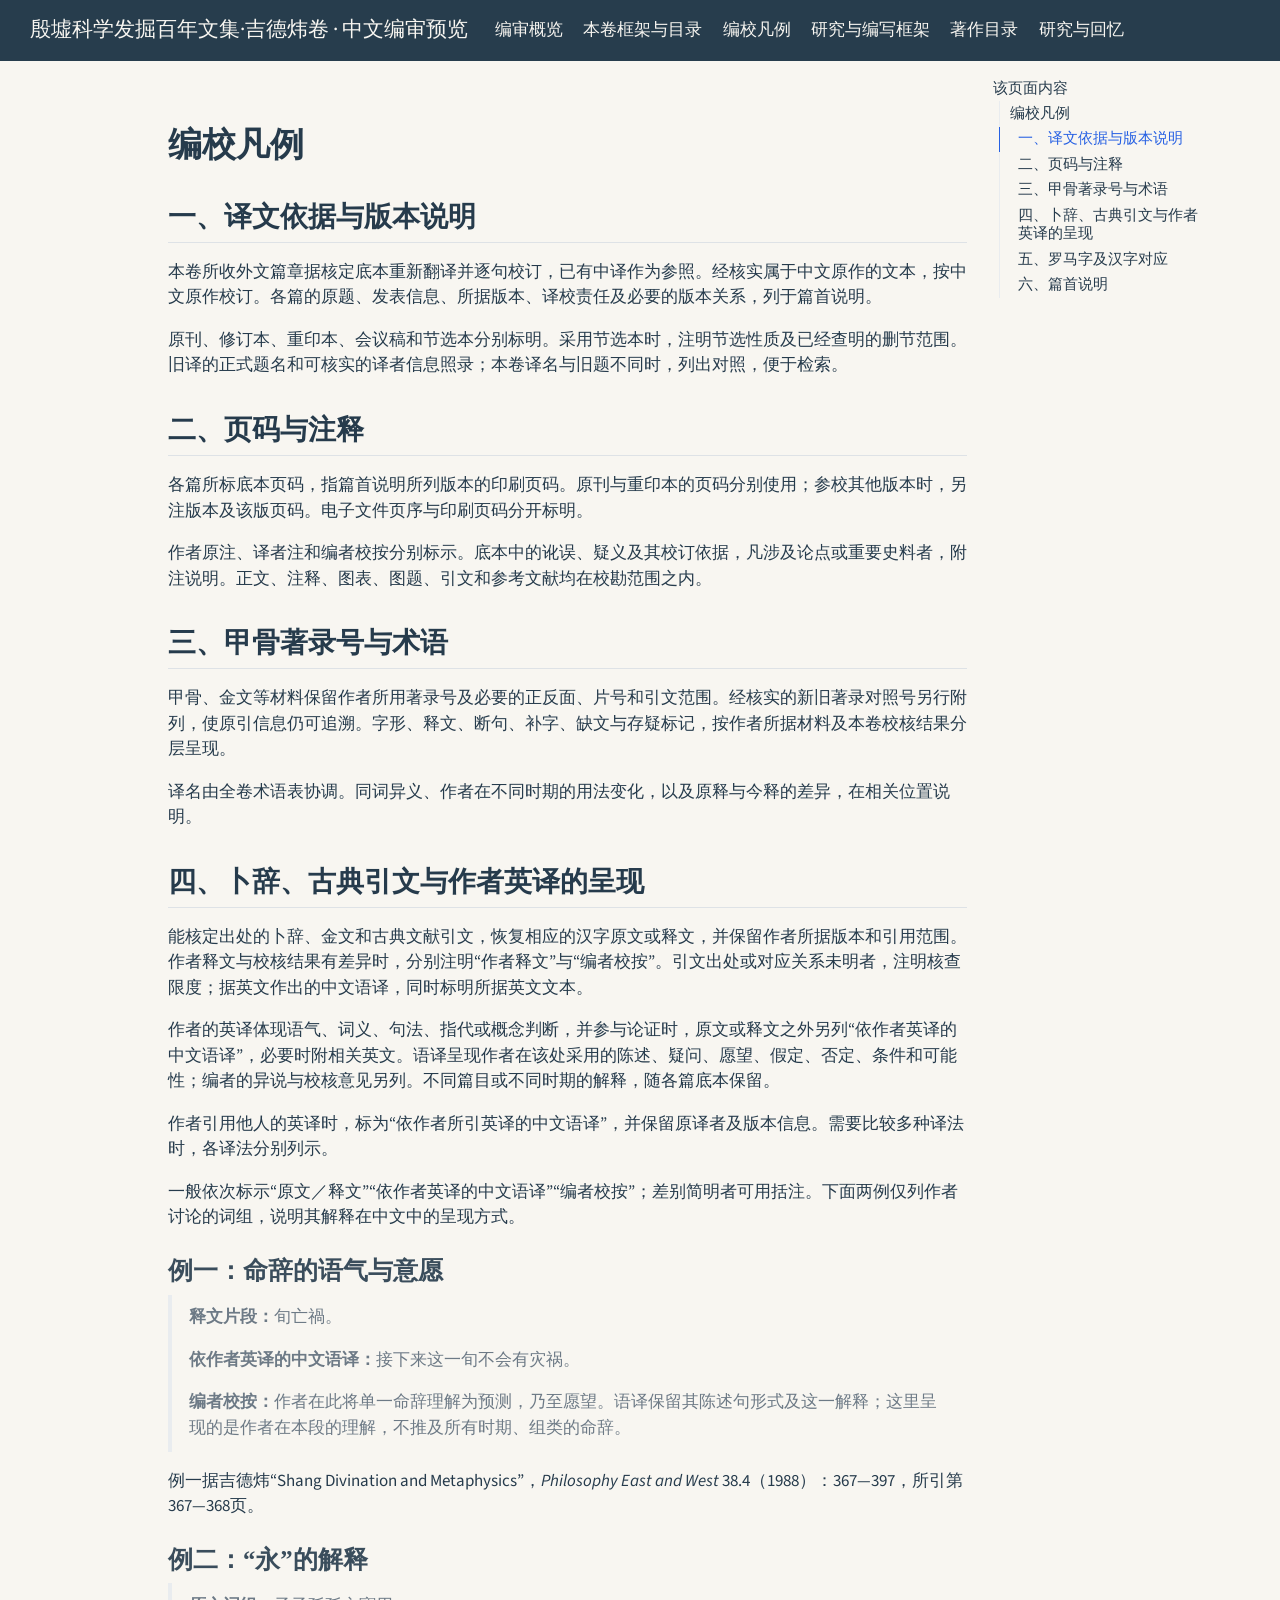
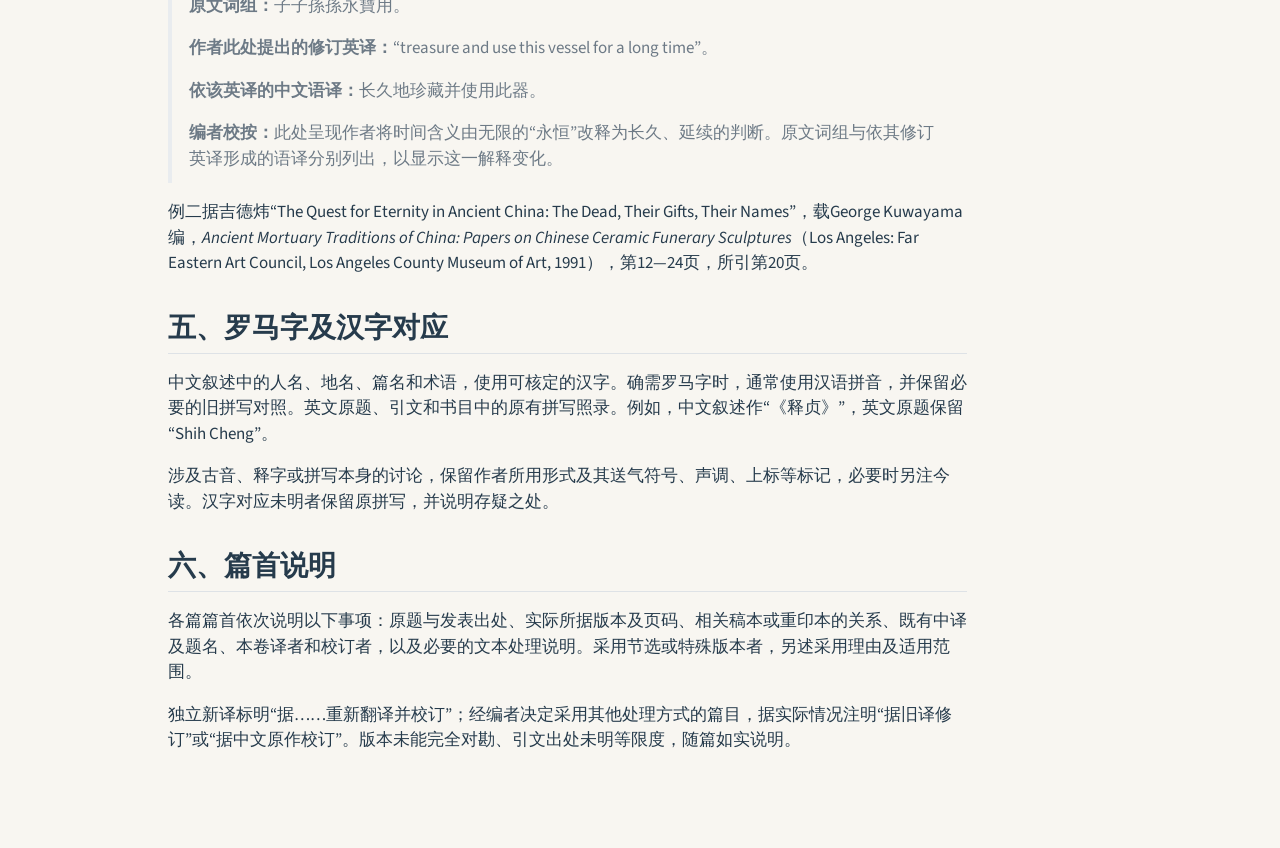
<file: editorial-rules.html>
<!DOCTYPE html>
<html xmlns="http://www.w3.org/1999/xhtml" lang="zh-CN" xml:lang="zh-CN"><head>

<meta charset="utf-8">
<meta name="generator" content="quarto-1.10.18">

<meta name="viewport" content="width=device-width, initial-scale=1.0, user-scalable=yes">


<title>编校凡例 – 殷墟科学发掘百年文集·吉德炜卷 · 中文编审预览</title>
<style>
/* Default styles provided by pandoc.
** See https://pandoc.org/MANUAL.html#variables-for-html for config info.
*/
span.smallcaps{font-variant: small-caps;}
div.columns{display: flex; gap: 1.5em;}
div.column{flex: auto;}
@media screen {
div.columns{gap: min(4vw, 1.5em);}
div.column{overflow-x: auto;}
}
div.hanging-indent{margin-left: 1.5em; text-indent: -1.5em;}
ul.task-list{list-style: none;}
ul.task-list li input[type="checkbox"] {
  width: 0.8em;
  margin: 0 0.8em 0.2em -1em; /* quarto-specific, see https://github.com/quarto-dev/quarto-cli/issues/4556 */ 
  vertical-align: middle;
}
</style>


<script src="site_libs/quarto-nav/quarto-nav.js"></script>
<script src="site_libs/quarto-nav/headroom.min.js"></script>
<script src="site_libs/clipboard/clipboard.min.js"></script>
<script src="site_libs/quarto-html/quarto.js" type="module"></script>
<script src="site_libs/quarto-html/tabsets/tabsets.js" type="module"></script>
<script src="site_libs/quarto-html/popper.min.js"></script>
<script src="site_libs/quarto-html/tippy.umd.min.js"></script>
<script src="site_libs/quarto-html/anchor.min.js"></script>
<link href="site_libs/quarto-html/tippy.css" rel="stylesheet">
<link href="site_libs/quarto-html/quarto-syntax-highlighting-64a204ab8560d761af7679ceaba22944.css" rel="stylesheet" id="quarto-text-highlighting-styles">
<script src="site_libs/bootstrap/bootstrap.min.js"></script>
<link href="site_libs/bootstrap/bootstrap-icons.css" rel="stylesheet">
<link href="site_libs/bootstrap/bootstrap-7d8f8980687bae4b33d568d349153310.min.css" rel="stylesheet" append-hash="true" id="quarto-bootstrap" data-mode="light">
<script id="quarto-search-options" type="application/json">{
  "language": {
    "search-no-results-text": "没有结果",
    "search-matching-documents-text": "匹配的文档",
    "search-copy-link-title": "复制搜索链接",
    "search-hide-matches-text": "隐藏其它匹配结果",
    "search-more-match-text": "更多匹配结果",
    "search-more-matches-text": "更多匹配结果",
    "search-clear-button-title": "清除",
    "search-text-placeholder": "",
    "search-detached-cancel-button-title": "取消",
    "search-submit-button-title": "提交",
    "search-label": "搜索"
  }
}</script>


<link rel="stylesheet" href="preview.css">
</head>

<body class="nav-fixed quarto-light">

<div id="quarto-search-results"></div>
  <header id="quarto-header" class="headroom fixed-top">
    <nav class="navbar navbar-expand-lg " data-bs-theme="dark">
      <div class="navbar-container container-fluid">
      <div class="navbar-brand-container mx-auto">
    <a class="navbar-brand" href="./index.html">
    <span class="navbar-title">殷墟科学发掘百年文集·吉德炜卷 · 中文编审预览</span>
    </a>
  </div>
          <button class="navbar-toggler" type="button" data-bs-toggle="collapse" data-bs-target="#navbarCollapse" aria-controls="navbarCollapse" role="menu" aria-expanded="false" aria-label="展开或折叠导航栏" onclick="if (window.quartoToggleHeadroom) { window.quartoToggleHeadroom(); }">
  <span class="navbar-toggler-icon"></span>
</button>
          <div class="collapse navbar-collapse" id="navbarCollapse">
            <ul class="navbar-nav navbar-nav-scroll me-auto">
  <li class="nav-item">
    <a class="nav-link" href="./index.html"> 
<span class="menu-text">编审概览</span></a>
  </li>  
  <li class="nav-item">
    <a class="nav-link" href="./volume-plan.html"> 
<span class="menu-text">本卷框架与目录</span></a>
  </li>  
  <li class="nav-item">
    <a class="nav-link active" href="./editorial-rules.html" aria-current="page"> 
<span class="menu-text">编校凡例</span></a>
  </li>  
  <li class="nav-item">
    <a class="nav-link" href="./research.html"> 
<span class="menu-text">研究与编写框架</span></a>
  </li>  
  <li class="nav-item">
    <a class="nav-link" href="./bibliography.html"> 
<span class="menu-text">著作目录</span></a>
  </li>  
  <li class="nav-item">
    <a class="nav-link" href="./recollections.html"> 
<span class="menu-text">研究与回忆</span></a>
  </li>  
</ul>
          </div> <!-- /navcollapse -->
            <div class="quarto-navbar-tools">
</div>
      </div> <!-- /container-fluid -->
    </nav>
</header>
<!-- content -->
<div id="quarto-content" class="quarto-container page-columns page-rows-contents page-layout-article page-navbar">
<!-- sidebar -->
<!-- margin-sidebar -->
    <div id="quarto-margin-sidebar" class="sidebar margin-sidebar">
        <nav id="TOC" role="doc-toc" class="toc-active">
    <h2 id="toc-title">该页面内容</h2>
   
  <ul>
  <li><a href="#编校凡例" id="toc-编校凡例" class="nav-link active" data-scroll-target="#编校凡例">编校凡例</a>
  <ul class="collapse">
  <li><a href="#一译文依据与版本说明" id="toc-一译文依据与版本说明" class="nav-link" data-scroll-target="#一译文依据与版本说明">一、译文依据与版本说明</a></li>
  <li><a href="#二页码与注释" id="toc-二页码与注释" class="nav-link" data-scroll-target="#二页码与注释">二、页码与注释</a></li>
  <li><a href="#三甲骨著录号与术语" id="toc-三甲骨著录号与术语" class="nav-link" data-scroll-target="#三甲骨著录号与术语">三、甲骨著录号与术语</a></li>
  <li><a href="#四卜辞古典引文与作者英译的呈现" id="toc-四卜辞古典引文与作者英译的呈现" class="nav-link" data-scroll-target="#四卜辞古典引文与作者英译的呈现">四、卜辞、古典引文与作者英译的呈现</a>
  <ul class="collapse">
  <li><a href="#例一命辞的语气与意愿" id="toc-例一命辞的语气与意愿" class="nav-link" data-scroll-target="#例一命辞的语气与意愿">例一：命辞的语气与意愿</a></li>
  <li><a href="#例二永的解释" id="toc-例二永的解释" class="nav-link" data-scroll-target="#例二永的解释">例二：“永”的解释</a></li>
  </ul></li>
  <li><a href="#五罗马字及汉字对应" id="toc-五罗马字及汉字对应" class="nav-link" data-scroll-target="#五罗马字及汉字对应">五、罗马字及汉字对应</a></li>
  <li><a href="#六篇首说明" id="toc-六篇首说明" class="nav-link" data-scroll-target="#六篇首说明">六、篇首说明</a></li>
  </ul></li>
  </ul>
</nav>
    </div>
<!-- main -->
<main class="content" id="quarto-document-content"><header id="title-block-header" class="quarto-title-block"></header>




<section id="编校凡例" class="level1">
<h1>编校凡例</h1>
<section id="一译文依据与版本说明" class="level2">
<h2 class="anchored" data-anchor-id="一译文依据与版本说明">一、译文依据与版本说明</h2>
<p>本卷所收外文篇章据核定底本重新翻译并逐句校订，已有中译作为参照。经核实属于中文原作的文本，按中文原作校订。各篇的原题、发表信息、所据版本、译校责任及必要的版本关系，列于篇首说明。</p>
<p>原刊、修订本、重印本、会议稿和节选本分别标明。采用节选本时，注明节选性质及已经查明的删节范围。旧译的正式题名和可核实的译者信息照录；本卷译名与旧题不同时，列出对照，便于检索。</p>
</section>
<section id="二页码与注释" class="level2">
<h2 class="anchored" data-anchor-id="二页码与注释">二、页码与注释</h2>
<p>各篇所标底本页码，指篇首说明所列版本的印刷页码。原刊与重印本的页码分别使用；参校其他版本时，另注版本及该版页码。电子文件页序与印刷页码分开标明。</p>
<p>作者原注、译者注和编者校按分别标示。底本中的讹误、疑义及其校订依据，凡涉及论点或重要史料者，附注说明。正文、注释、图表、图题、引文和参考文献均在校勘范围之内。</p>
</section>
<section id="三甲骨著录号与术语" class="level2">
<h2 class="anchored" data-anchor-id="三甲骨著录号与术语">三、甲骨著录号与术语</h2>
<p>甲骨、金文等材料保留作者所用著录号及必要的正反面、片号和引文范围。经核实的新旧著录对照号另行附列，使原引信息仍可追溯。字形、释文、断句、补字、缺文与存疑标记，按作者所据材料及本卷校核结果分层呈现。</p>
<p>译名由全卷术语表协调。同词异义、作者在不同时期的用法变化，以及原释与今释的差异，在相关位置说明。</p>
</section>
<section id="四卜辞古典引文与作者英译的呈现" class="level2">
<h2 class="anchored" data-anchor-id="四卜辞古典引文与作者英译的呈现">四、卜辞、古典引文与作者英译的呈现</h2>
<p>能核定出处的卜辞、金文和古典文献引文，恢复相应的汉字原文或释文，并保留作者所据版本和引用范围。作者释文与校核结果有差异时，分别注明“作者释文”与“编者校按”。引文出处或对应关系未明者，注明核查限度；据英文作出的中文语译，同时标明所据英文文本。</p>
<p>作者的英译体现语气、词义、句法、指代或概念判断，并参与论证时，原文或释文之外另列“依作者英译的中文语译”，必要时附相关英文。语译呈现作者在该处采用的陈述、疑问、愿望、假定、否定、条件和可能性；编者的异说与校核意见另列。不同篇目或不同时期的解释，随各篇底本保留。</p>
<p>作者引用他人的英译时，标为“依作者所引英译的中文语译”，并保留原译者及版本信息。需要比较多种译法时，各译法分别列示。</p>
<p>一般依次标示“原文／释文”“依作者英译的中文语译”“编者校按”；差别简明者可用括注。下面两例仅列作者讨论的词组，说明其解释在中文中的呈现方式。</p>
<section id="例一命辞的语气与意愿" class="level3">
<h3 class="anchored" data-anchor-id="例一命辞的语气与意愿">例一：命辞的语气与意愿</h3>
<blockquote class="blockquote">
<p><strong>释文片段：</strong>旬亡禍。</p>
<p><strong>依作者英译的中文语译：</strong>接下来这一旬不会有灾祸。</p>
<p><strong>编者校按：</strong>作者在此将单一命辞理解为预测，乃至愿望。语译保留其陈述句形式及这一解释；这里呈现的是作者在本段的理解，不推及所有时期、组类的命辞。</p>
</blockquote>
<p>例一据吉德炜“Shang Divination and Metaphysics”，<em>Philosophy East and West</em> 38.4（1988）：367—397，所引第367—368页。</p>
</section>
<section id="例二永的解释" class="level3">
<h3 class="anchored" data-anchor-id="例二永的解释">例二：“永”的解释</h3>
<blockquote class="blockquote">
<p><strong>原文词组：</strong>子子孫孫永寶用。</p>
<p><strong>作者此处提出的修订英译：</strong>“treasure and use this vessel for a long time”。</p>
<p><strong>依该英译的中文语译：</strong>长久地珍藏并使用此器。</p>
<p><strong>编者校按：</strong>此处呈现作者将时间含义由无限的“永恒”改释为长久、延续的判断。原文词组与依其修订英译形成的语译分别列出，以显示这一解释变化。</p>
</blockquote>
<p>例二据吉德炜“The Quest for Eternity in Ancient China: The Dead, Their Gifts, Their Names”，载George Kuwayama编，<em>Ancient Mortuary Traditions of China: Papers on Chinese Ceramic Funerary Sculptures</em>（Los Angeles: Far Eastern Art Council, Los Angeles County Museum of Art, 1991），第12—24页，所引第20页。</p>
</section>
</section>
<section id="五罗马字及汉字对应" class="level2">
<h2 class="anchored" data-anchor-id="五罗马字及汉字对应">五、罗马字及汉字对应</h2>
<p>中文叙述中的人名、地名、篇名和术语，使用可核定的汉字。确需罗马字时，通常使用汉语拼音，并保留必要的旧拼写对照。英文原题、引文和书目中的原有拼写照录。例如，中文叙述作“《释贞》”，英文原题保留“Shih Cheng”。</p>
<p>涉及古音、释字或拼写本身的讨论，保留作者所用形式及其送气符号、声调、上标等标记，必要时另注今读。汉字对应未明者保留原拼写，并说明存疑之处。</p>
</section>
<section id="六篇首说明" class="level2">
<h2 class="anchored" data-anchor-id="六篇首说明">六、篇首说明</h2>
<p>各篇篇首依次说明以下事项：原题与发表出处、实际所据版本及页码、相关稿本或重印本的关系、既有中译及题名、本卷译者和校订者，以及必要的文本处理说明。采用节选或特殊版本者，另述采用理由及适用范围。</p>
<p>独立新译标明“据……重新翻译并校订”；经编者决定采用其他处理方式的篇目，据实际情况注明“据旧译修订”或“据中文原作校订”。版本未能完全对勘、引文出处未明等限度，随篇如实说明。</p>


</section>
</section>

</main> <!-- /main -->
<script id="quarto-html-after-body" type="application/javascript">
  window.document.addEventListener("DOMContentLoaded", function (event) {
    const icon = "";
    const anchorJS = new window.AnchorJS();
    anchorJS.options = {
      placement: 'right',
      icon: icon
    };
    anchorJS.add('.anchored');
    const isCodeAnnotation = (el) => {
      for (const clz of el.classList) {
        if (clz.startsWith('code-annotation-')) {                     
          return true;
        }
      }
      return false;
    }
    const onCopySuccess = function(e) {
      // button target
      const button = e.trigger;
      // don't keep focus
      button.blur();
      // flash "checked"
      button.classList.add('code-copy-button-checked');
      var currentTitle = button.getAttribute("title");
      button.setAttribute("title", "已复制");
      let tooltip;
      if (window.bootstrap) {
        button.setAttribute("data-bs-toggle", "tooltip");
        button.setAttribute("data-bs-placement", "left");
        button.setAttribute("data-bs-title", "已复制");
        tooltip = new bootstrap.Tooltip(button, 
          { trigger: "manual", 
            customClass: "code-copy-button-tooltip",
            offset: [0, -8]});
        tooltip.show();    
      }
      setTimeout(function() {
        if (tooltip) {
          tooltip.hide();
          button.removeAttribute("data-bs-title");
          button.removeAttribute("data-bs-toggle");
          button.removeAttribute("data-bs-placement");
        }
        button.setAttribute("title", currentTitle);
        button.classList.remove('code-copy-button-checked');
      }, 1000);
      // clear code selection
      e.clearSelection();
    }
    const getTextToCopy = function(trigger) {
      const outerScaffold = trigger.parentElement.cloneNode(true);
      const codeEl = outerScaffold.querySelector('code');
      for (const childEl of codeEl.children) {
        if (isCodeAnnotation(childEl)) {
          childEl.remove();
        }
      }
      return codeEl.innerText;
    }
    const clipboard = new window.ClipboardJS('.code-copy-button:not([data-in-quarto-modal])', {
      text: getTextToCopy
    });
    clipboard.on('success', onCopySuccess);
    if (window.document.getElementById('quarto-embedded-source-code-modal')) {
      const clipboardModal = new window.ClipboardJS('.code-copy-button[data-in-quarto-modal]', {
        text: getTextToCopy,
        container: window.document.getElementById('quarto-embedded-source-code-modal')
      });
      clipboardModal.on('success', onCopySuccess);
    }
      var localhostRegex = new RegExp(/^(?:http|https):\/\/localhost\:?[0-9]*\//);
      var mailtoRegex = new RegExp(/^mailto:/);
        var filterRegex = new RegExp('/' + window.location.host + '/');
      var isInternal = (href) => {
          return filterRegex.test(href) || localhostRegex.test(href) || mailtoRegex.test(href);
      }
      // Inspect non-navigation links and adorn them if external
     var links = window.document.querySelectorAll('a[href]:not(.nav-link):not(.navbar-brand):not(.toc-action):not(.sidebar-link):not(.sidebar-item-toggle):not(.pagination-link):not(.no-external):not([aria-hidden]):not(.dropdown-item):not(.quarto-navigation-tool):not(.about-link)');
      for (var i=0; i<links.length; i++) {
        const link = links[i];
        if (!isInternal(link.href)) {
          // undo the damage that might have been done by quarto-nav.js in the case of
          // links that we want to consider external
          if (link.dataset.originalHref !== undefined) {
            link.href = link.dataset.originalHref;
          }
        }
      }
    function tippyHover(el, contentFn, onTriggerFn, onUntriggerFn) {
      const config = {
        allowHTML: true,
        maxWidth: 500,
        delay: 100,
        arrow: false,
        appendTo: function(el) {
            return el.parentElement;
        },
        interactive: true,
        interactiveBorder: 10,
        theme: 'quarto',
        placement: 'bottom-start',
      };
      if (contentFn) {
        config.content = contentFn;
      }
      if (onTriggerFn) {
        config.onTrigger = onTriggerFn;
      }
      if (onUntriggerFn) {
        config.onUntrigger = onUntriggerFn;
      }
      window.tippy(el, config); 
    }
    const noterefs = window.document.querySelectorAll('a[role="doc-noteref"]');
    for (var i=0; i<noterefs.length; i++) {
      const ref = noterefs[i];
      tippyHover(ref, function() {
        // use id or data attribute instead here
        let href = ref.getAttribute('data-footnote-href') || ref.getAttribute('href');
        try { href = new URL(href).hash; } catch {}
        const id = href.replace(/^#\/?/, "");
        const note = window.document.getElementById(id);
        if (note) {
          return note.innerHTML;
        } else {
          return "";
        }
      });
    }
    const xrefs = window.document.querySelectorAll('a.quarto-xref');
    const processXRef = (id, note) => {
      // Strip column container classes
      const stripColumnClz = (el) => {
        el.classList.remove("page-full", "page-columns");
        if (el.children) {
          for (const child of el.children) {
            stripColumnClz(child);
          }
        }
      }
      stripColumnClz(note)
      if (id === null || id.startsWith('sec-')) {
        // Special case sections, only their first couple elements
        const container = document.createElement("div");
        if (note.children && note.children.length > 2) {
          container.appendChild(note.children[0].cloneNode(true));
          for (let i = 1; i < note.children.length; i++) {
            const child = note.children[i];
            if (child.tagName === "P" && child.innerText === "") {
              continue;
            } else {
              container.appendChild(child.cloneNode(true));
              break;
            }
          }
          if (window.Quarto?.typesetMath) {
            window.Quarto.typesetMath(container);
          }
          return container.innerHTML
        } else {
          if (window.Quarto?.typesetMath) {
            window.Quarto.typesetMath(note);
          }
          return note.innerHTML;
        }
      } else {
        // Remove any anchor links if they are present
        const anchorLink = note.querySelector('a.anchorjs-link');
        if (anchorLink) {
          anchorLink.remove();
        }
        if (window.Quarto?.typesetMath) {
          window.Quarto.typesetMath(note);
        }
        if (note.classList.contains("callout")) {
          return note.outerHTML;
        } else {
          return note.innerHTML;
        }
      }
    }
    for (var i=0; i<xrefs.length; i++) {
      const xref = xrefs[i];
      tippyHover(xref, undefined, function(instance) {
        instance.disable();
        let url = xref.getAttribute('href');
        let hash = undefined; 
        if (url.startsWith('#')) {
          hash = url;
        } else {
          try { hash = new URL(url).hash; } catch {}
        }
        if (hash) {
          const id = hash.replace(/^#\/?/, "");
          const note = window.document.getElementById(id);
          if (note !== null) {
            try {
              const html = processXRef(id, note.cloneNode(true));
              instance.setContent(html);
            } finally {
              instance.enable();
              instance.show();
            }
          } else {
            // See if we can fetch this
            fetch(url.split('#')[0])
            .then(res => res.text())
            .then(html => {
              const parser = new DOMParser();
              const htmlDoc = parser.parseFromString(html, "text/html");
              const note = htmlDoc.getElementById(id);
              if (note !== null) {
                const html = processXRef(id, note);
                instance.setContent(html);
              } 
            }).finally(() => {
              instance.enable();
              instance.show();
            });
          }
        } else {
          // See if we can fetch a full url (with no hash to target)
          // This is a special case and we should probably do some content thinning / targeting
          fetch(url)
          .then(res => res.text())
          .then(html => {
            const parser = new DOMParser();
            const htmlDoc = parser.parseFromString(html, "text/html");
            const note = htmlDoc.querySelector('main.content');
            if (note !== null) {
              // This should only happen for chapter cross references
              // (since there is no id in the URL)
              // remove the first header
              if (note.children.length > 0 && note.children[0].tagName === "HEADER") {
                note.children[0].remove();
              }
              const html = processXRef(null, note);
              instance.setContent(html);
            } 
          }).finally(() => {
            instance.enable();
            instance.show();
          });
        }
      }, function(instance) {
      });
    }
        let selectedAnnoteEl;
        const selectorForAnnotation = ( cell, annotation) => {
          let cellAttr = 'data-code-cell="' + cell + '"';
          let lineAttr = 'data-code-annotation="' +  annotation + '"';
          const selector = 'span[' + cellAttr + '][' + lineAttr + ']';
          return selector;
        }
        const selectCodeLines = (annoteEl) => {
          const doc = window.document;
          const targetCell = annoteEl.getAttribute("data-target-cell");
          const targetAnnotation = annoteEl.getAttribute("data-target-annotation");
          const annoteSpan = window.document.querySelector(selectorForAnnotation(targetCell, targetAnnotation));
          const lines = annoteSpan.getAttribute("data-code-lines").split(",");
          const lineIds = lines.map((line) => {
            return targetCell + "-" + line;
          })
          let top = null;
          let height = null;
          let parent = null;
          if (lineIds.length > 0) {
              //compute the position of the single el (top and bottom and make a div)
              const el = window.document.getElementById(lineIds[0]);
              top = el.offsetTop;
              height = el.offsetHeight;
              parent = el.parentElement.parentElement;
            if (lineIds.length > 1) {
              const lastEl = window.document.getElementById(lineIds[lineIds.length - 1]);
              const bottom = lastEl.offsetTop + lastEl.offsetHeight;
              height = bottom - top;
            }
            if (top !== null && height !== null && parent !== null) {
              // cook up a div (if necessary) and position it 
              let div = window.document.getElementById("code-annotation-line-highlight");
              if (div === null) {
                div = window.document.createElement("div");
                div.setAttribute("id", "code-annotation-line-highlight");
                div.style.position = 'absolute';
                parent.appendChild(div);
              }
              div.style.top = top - 2 + "px";
              div.style.height = height + 4 + "px";
              div.style.left = 0;
              let gutterDiv = window.document.getElementById("code-annotation-line-highlight-gutter");
              if (gutterDiv === null) {
                gutterDiv = window.document.createElement("div");
                gutterDiv.setAttribute("id", "code-annotation-line-highlight-gutter");
                gutterDiv.style.position = 'absolute';
                const codeCell = window.document.getElementById(targetCell);
                const gutter = codeCell.querySelector('.code-annotation-gutter');
                gutter.appendChild(gutterDiv);
              }
              gutterDiv.style.top = top - 2 + "px";
              gutterDiv.style.height = height + 4 + "px";
            }
            selectedAnnoteEl = annoteEl;
          }
        };
        const unselectCodeLines = () => {
          const elementsIds = ["code-annotation-line-highlight", "code-annotation-line-highlight-gutter"];
          elementsIds.forEach((elId) => {
            const div = window.document.getElementById(elId);
            if (div) {
              div.remove();
            }
          });
          selectedAnnoteEl = undefined;
        };
          // Handle positioning of the toggle
      window.addEventListener(
        "resize",
        throttle(() => {
          elRect = undefined;
          if (selectedAnnoteEl) {
            selectCodeLines(selectedAnnoteEl);
          }
        }, 10)
      );
      function throttle(fn, ms) {
      let throttle = false;
      let timer;
        return (...args) => {
          if(!throttle) { // first call gets through
              fn.apply(this, args);
              throttle = true;
          } else { // all the others get throttled
              if(timer) clearTimeout(timer); // cancel #2
              timer = setTimeout(() => {
                fn.apply(this, args);
                timer = throttle = false;
              }, ms);
          }
        };
      }
        // Attach click handler to the DT
        const annoteDls = window.document.querySelectorAll('dt[data-target-cell]');
        for (const annoteDlNode of annoteDls) {
          annoteDlNode.addEventListener('click', (event) => {
            const clickedEl = event.target;
            if (clickedEl !== selectedAnnoteEl) {
              unselectCodeLines();
              const activeEl = window.document.querySelector('dt[data-target-cell].code-annotation-active');
              if (activeEl) {
                activeEl.classList.remove('code-annotation-active');
              }
              selectCodeLines(clickedEl);
              clickedEl.classList.add('code-annotation-active');
            } else {
              // Unselect the line
              unselectCodeLines();
              clickedEl.classList.remove('code-annotation-active');
            }
          });
        }
    const findCites = (el) => {
      const parentEl = el.parentElement;
      if (parentEl) {
        const cites = parentEl.dataset.cites;
        if (cites) {
          return {
            el,
            cites: cites.split(' ')
          };
        } else {
          return findCites(el.parentElement)
        }
      } else {
        return undefined;
      }
    };
    var bibliorefs = window.document.querySelectorAll('a[role="doc-biblioref"]');
    for (var i=0; i<bibliorefs.length; i++) {
      const ref = bibliorefs[i];
      const citeInfo = findCites(ref);
      if (citeInfo) {
        tippyHover(citeInfo.el, function() {
          var popup = window.document.createElement('div');
          citeInfo.cites.forEach(function(cite) {
            var citeDiv = window.document.createElement('div');
            citeDiv.classList.add('hanging-indent');
            citeDiv.classList.add('csl-entry');
            var biblioDiv = window.document.getElementById('ref-' + cite);
            if (biblioDiv) {
              citeDiv.innerHTML = biblioDiv.innerHTML;
            }
            popup.appendChild(citeDiv);
          });
          return popup.innerHTML;
        });
      }
    }
  });
  </script>
</div> <!-- /content -->




</body></html>
</file>
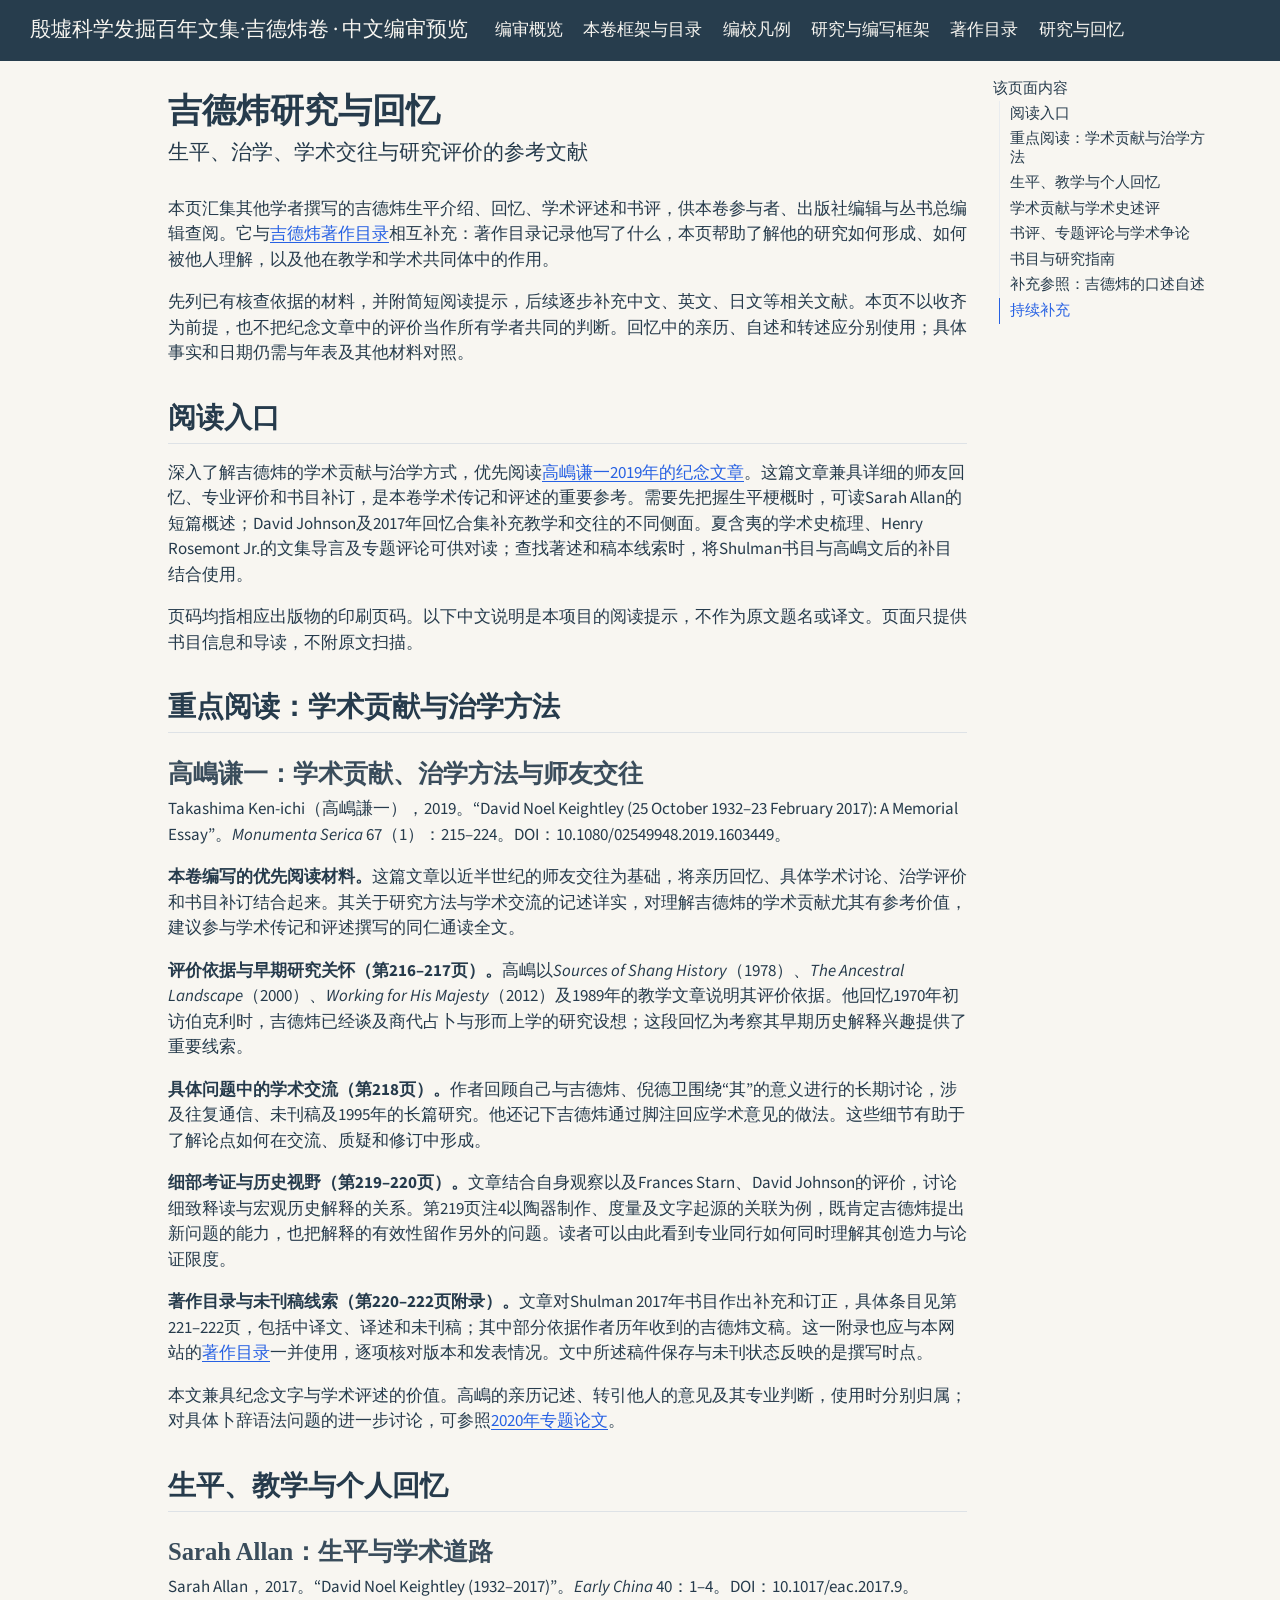
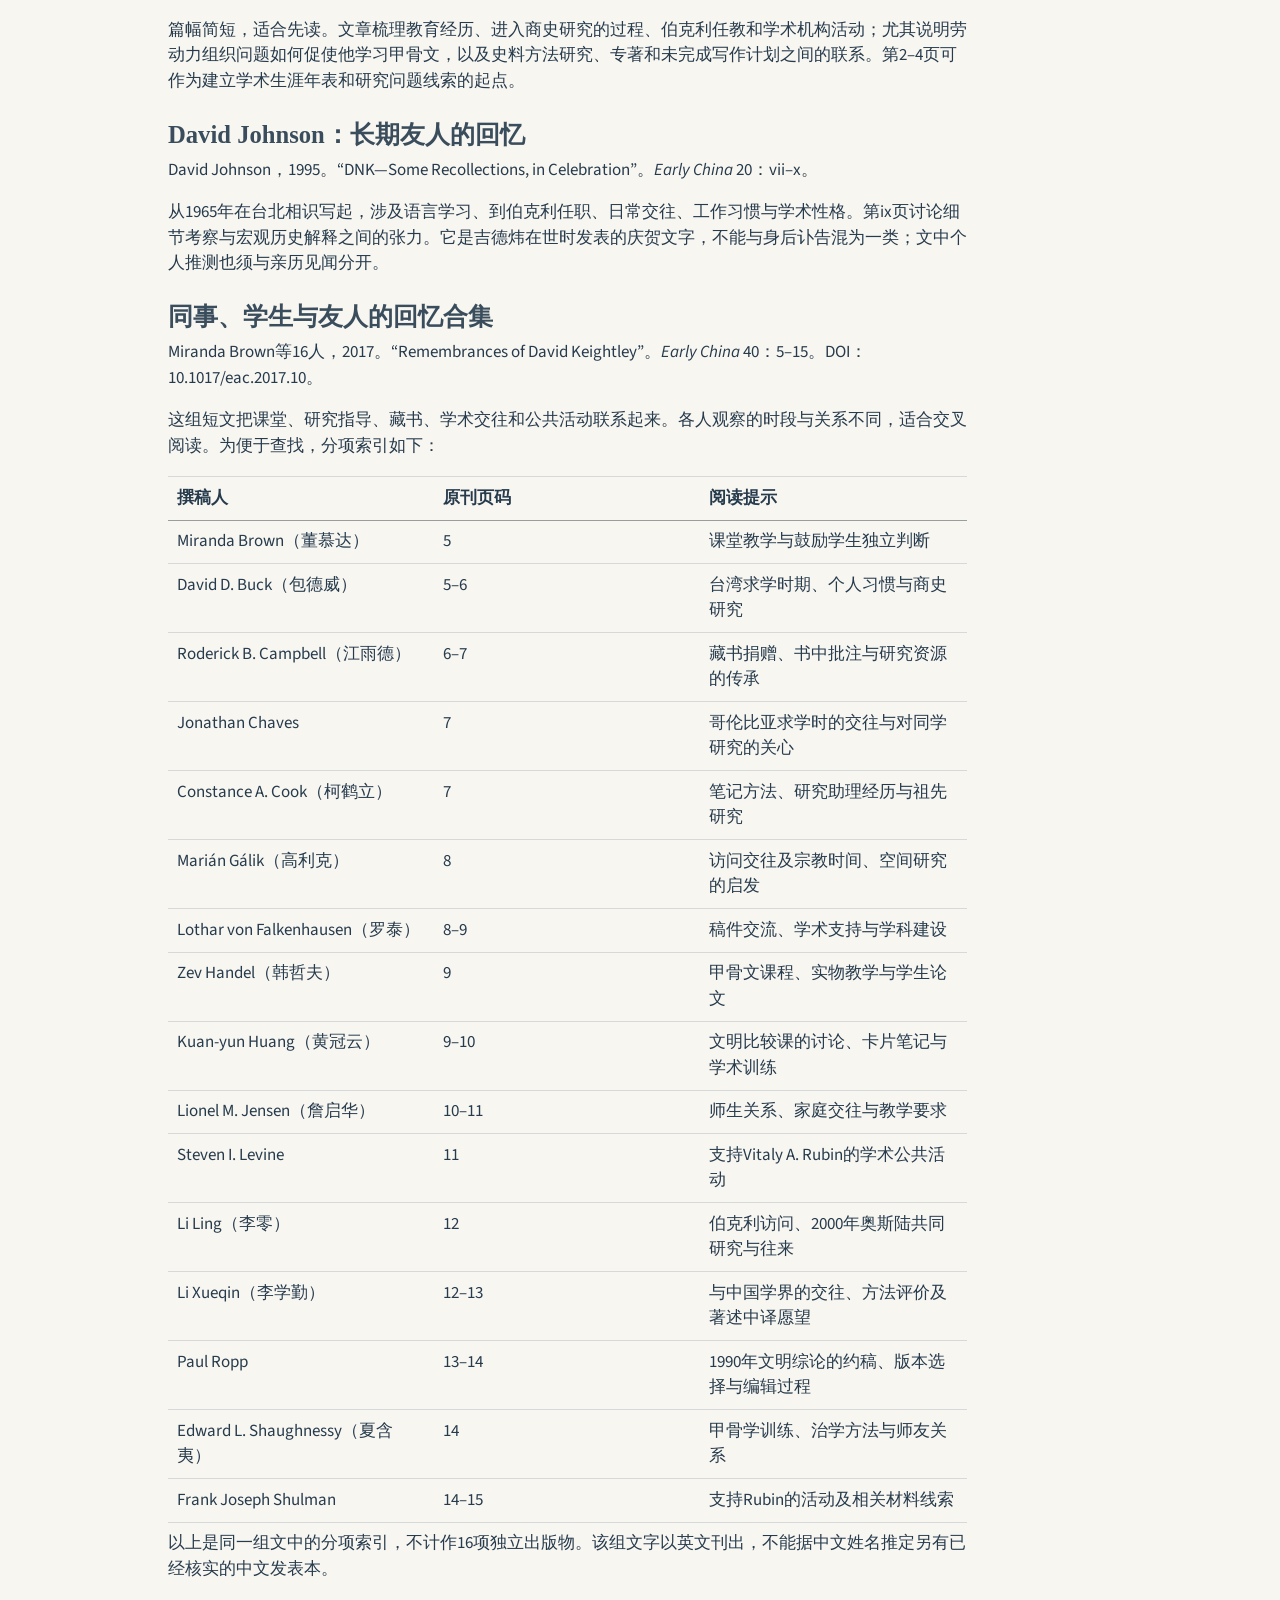
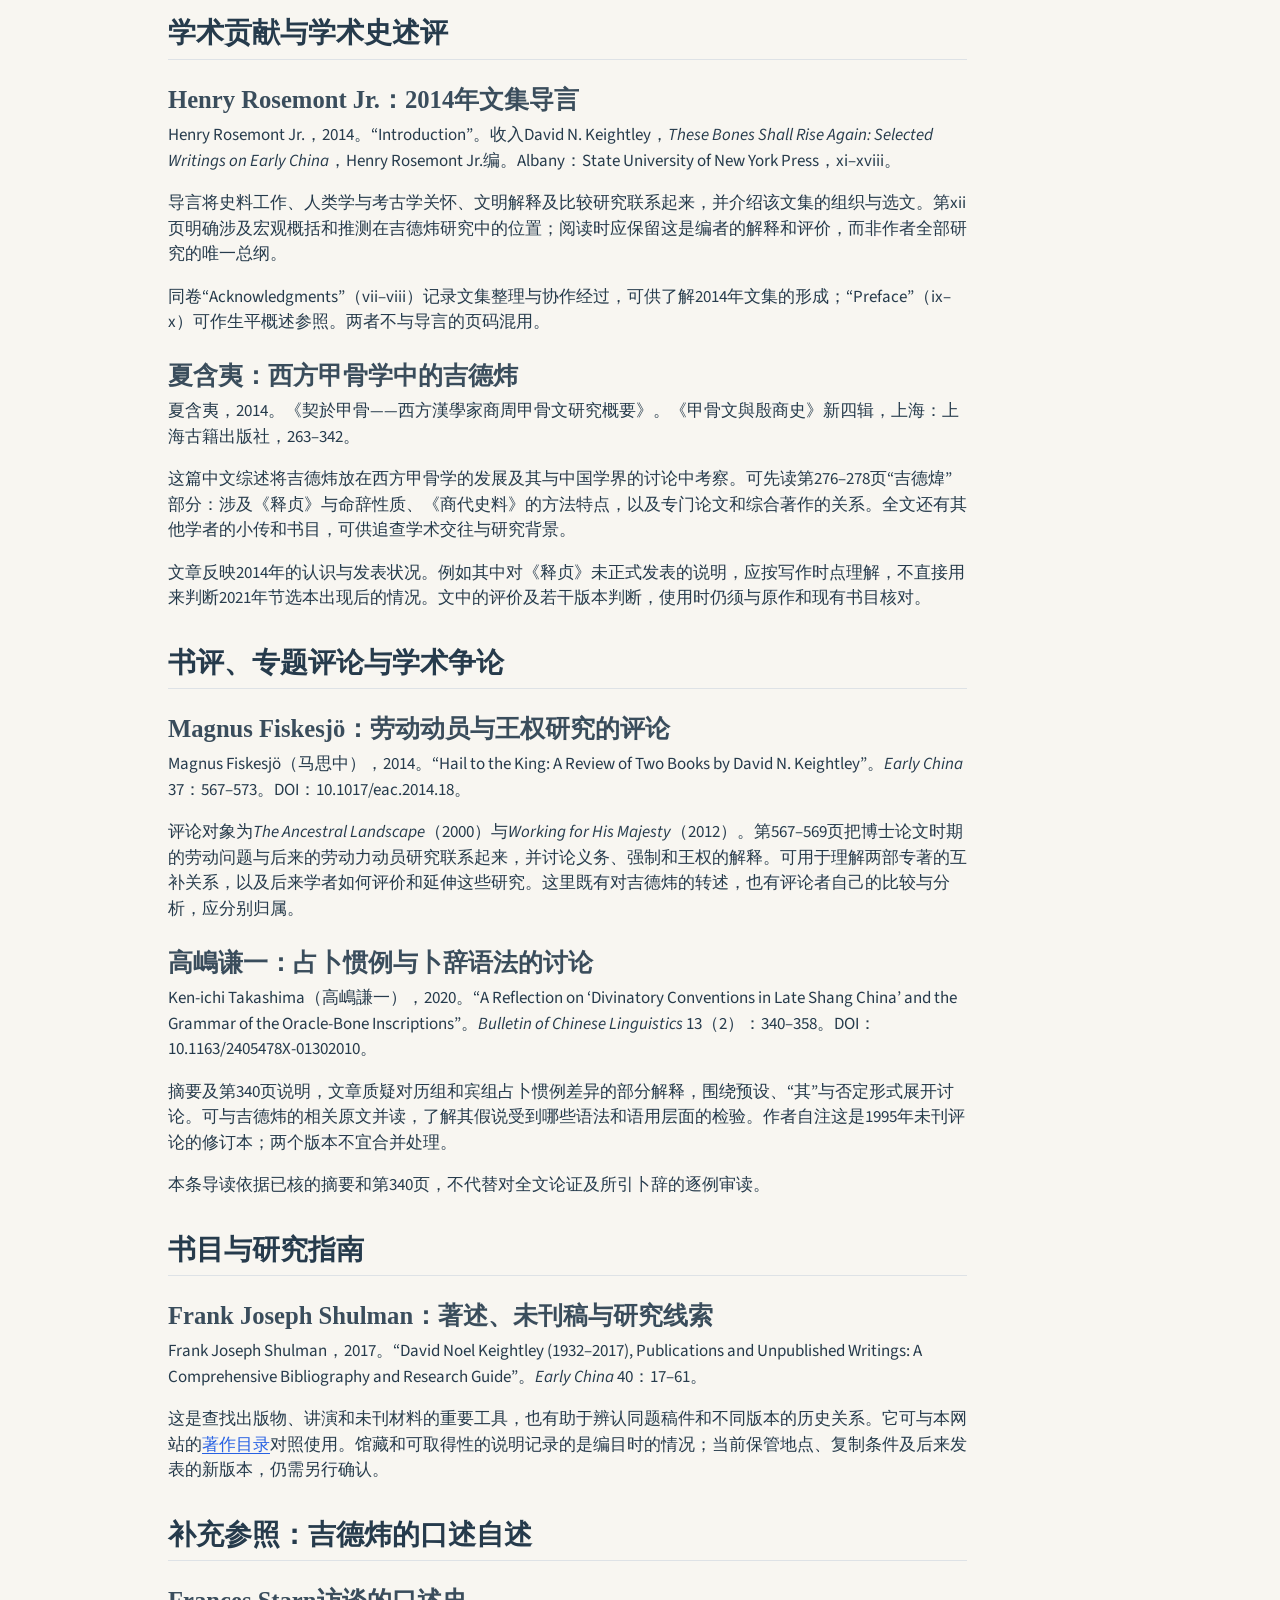
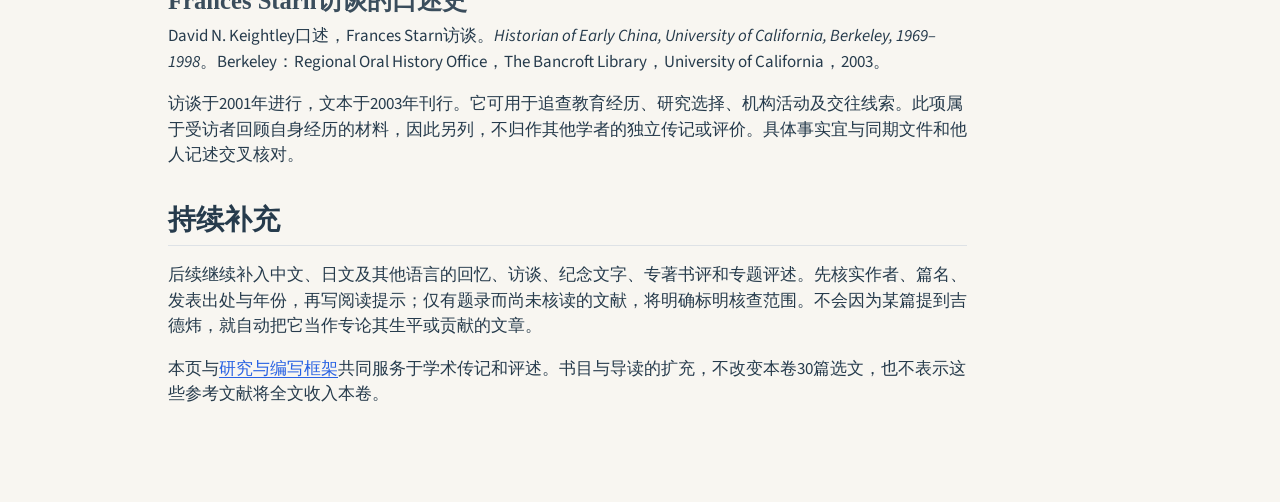
<file: recollections.html>
<!DOCTYPE html>
<html xmlns="http://www.w3.org/1999/xhtml" lang="zh-CN" xml:lang="zh-CN"><head>

<meta charset="utf-8">
<meta name="generator" content="quarto-1.10.18">

<meta name="viewport" content="width=device-width, initial-scale=1.0, user-scalable=yes">


<title>吉德炜研究与回忆 – 殷墟科学发掘百年文集·吉德炜卷 · 中文编审预览</title>
<style>
/* Default styles provided by pandoc.
** See https://pandoc.org/MANUAL.html#variables-for-html for config info.
*/
span.smallcaps{font-variant: small-caps;}
div.columns{display: flex; gap: 1.5em;}
div.column{flex: auto;}
@media screen {
div.columns{gap: min(4vw, 1.5em);}
div.column{overflow-x: auto;}
}
div.hanging-indent{margin-left: 1.5em; text-indent: -1.5em;}
ul.task-list{list-style: none;}
ul.task-list li input[type="checkbox"] {
  width: 0.8em;
  margin: 0 0.8em 0.2em -1em; /* quarto-specific, see https://github.com/quarto-dev/quarto-cli/issues/4556 */ 
  vertical-align: middle;
}
</style>


<script src="site_libs/quarto-nav/quarto-nav.js"></script>
<script src="site_libs/quarto-nav/headroom.min.js"></script>
<script src="site_libs/clipboard/clipboard.min.js"></script>
<script src="site_libs/quarto-html/quarto.js" type="module"></script>
<script src="site_libs/quarto-html/tabsets/tabsets.js" type="module"></script>
<script src="site_libs/quarto-html/popper.min.js"></script>
<script src="site_libs/quarto-html/tippy.umd.min.js"></script>
<script src="site_libs/quarto-html/anchor.min.js"></script>
<link href="site_libs/quarto-html/tippy.css" rel="stylesheet">
<link href="site_libs/quarto-html/quarto-syntax-highlighting-64a204ab8560d761af7679ceaba22944.css" rel="stylesheet" id="quarto-text-highlighting-styles">
<script src="site_libs/bootstrap/bootstrap.min.js"></script>
<link href="site_libs/bootstrap/bootstrap-icons.css" rel="stylesheet">
<link href="site_libs/bootstrap/bootstrap-7d8f8980687bae4b33d568d349153310.min.css" rel="stylesheet" append-hash="true" id="quarto-bootstrap" data-mode="light">
<script id="quarto-search-options" type="application/json">{
  "language": {
    "search-no-results-text": "没有结果",
    "search-matching-documents-text": "匹配的文档",
    "search-copy-link-title": "复制搜索链接",
    "search-hide-matches-text": "隐藏其它匹配结果",
    "search-more-match-text": "更多匹配结果",
    "search-more-matches-text": "更多匹配结果",
    "search-clear-button-title": "清除",
    "search-text-placeholder": "",
    "search-detached-cancel-button-title": "取消",
    "search-submit-button-title": "提交",
    "search-label": "搜索"
  }
}</script>


<link rel="stylesheet" href="preview.css">
</head>

<body class="nav-fixed quarto-light">

<div id="quarto-search-results"></div>
  <header id="quarto-header" class="headroom fixed-top">
    <nav class="navbar navbar-expand-lg " data-bs-theme="dark">
      <div class="navbar-container container-fluid">
      <div class="navbar-brand-container mx-auto">
    <a class="navbar-brand" href="./index.html">
    <span class="navbar-title">殷墟科学发掘百年文集·吉德炜卷 · 中文编审预览</span>
    </a>
  </div>
          <button class="navbar-toggler" type="button" data-bs-toggle="collapse" data-bs-target="#navbarCollapse" aria-controls="navbarCollapse" role="menu" aria-expanded="false" aria-label="展开或折叠导航栏" onclick="if (window.quartoToggleHeadroom) { window.quartoToggleHeadroom(); }">
  <span class="navbar-toggler-icon"></span>
</button>
          <div class="collapse navbar-collapse" id="navbarCollapse">
            <ul class="navbar-nav navbar-nav-scroll me-auto">
  <li class="nav-item">
    <a class="nav-link" href="./index.html"> 
<span class="menu-text">编审概览</span></a>
  </li>  
  <li class="nav-item">
    <a class="nav-link" href="./volume-plan.html"> 
<span class="menu-text">本卷框架与目录</span></a>
  </li>  
  <li class="nav-item">
    <a class="nav-link" href="./editorial-rules.html"> 
<span class="menu-text">编校凡例</span></a>
  </li>  
  <li class="nav-item">
    <a class="nav-link" href="./research.html"> 
<span class="menu-text">研究与编写框架</span></a>
  </li>  
  <li class="nav-item">
    <a class="nav-link" href="./bibliography.html"> 
<span class="menu-text">著作目录</span></a>
  </li>  
  <li class="nav-item">
    <a class="nav-link active" href="./recollections.html" aria-current="page"> 
<span class="menu-text">研究与回忆</span></a>
  </li>  
</ul>
          </div> <!-- /navcollapse -->
            <div class="quarto-navbar-tools">
</div>
      </div> <!-- /container-fluid -->
    </nav>
</header>
<!-- content -->
<div id="quarto-content" class="quarto-container page-columns page-rows-contents page-layout-article page-navbar">
<!-- sidebar -->
<!-- margin-sidebar -->
    <div id="quarto-margin-sidebar" class="sidebar margin-sidebar">
        <nav id="TOC" role="doc-toc" class="toc-active">
    <h2 id="toc-title">该页面内容</h2>
   
  <ul class="collapse">
  <li><a href="#阅读入口" id="toc-阅读入口" class="nav-link active" data-scroll-target="#阅读入口">阅读入口</a></li>
  <li><a href="#重点阅读学术贡献与治学方法" id="toc-重点阅读学术贡献与治学方法" class="nav-link" data-scroll-target="#重点阅读学术贡献与治学方法">重点阅读：学术贡献与治学方法</a></li>
  <li><a href="#生平教学与个人回忆" id="toc-生平教学与个人回忆" class="nav-link" data-scroll-target="#生平教学与个人回忆">生平、教学与个人回忆</a></li>
  <li><a href="#学术贡献与学术史述评" id="toc-学术贡献与学术史述评" class="nav-link" data-scroll-target="#学术贡献与学术史述评">学术贡献与学术史述评</a></li>
  <li><a href="#书评专题评论与学术争论" id="toc-书评专题评论与学术争论" class="nav-link" data-scroll-target="#书评专题评论与学术争论">书评、专题评论与学术争论</a></li>
  <li><a href="#书目与研究指南" id="toc-书目与研究指南" class="nav-link" data-scroll-target="#书目与研究指南">书目与研究指南</a></li>
  <li><a href="#补充参照吉德炜的口述自述" id="toc-补充参照吉德炜的口述自述" class="nav-link" data-scroll-target="#补充参照吉德炜的口述自述">补充参照：吉德炜的口述自述</a></li>
  <li><a href="#持续补充" id="toc-持续补充" class="nav-link" data-scroll-target="#持续补充">持续补充</a></li>
  </ul>
</nav>
    </div>
<!-- main -->
<main class="content" id="quarto-document-content">

<header id="title-block-header" class="quarto-title-block default">
<div class="quarto-title">
<h1 class="title">吉德炜研究与回忆</h1>
<p class="subtitle lead">生平、治学、学术交往与研究评价的参考文献</p>
</div>



<div class="quarto-title-meta">

    
  
    
  </div>
  


</header>


<p>本页汇集其他学者撰写的吉德炜生平介绍、回忆、学术评述和书评，供本卷参与者、出版社编辑与丛书总编辑查阅。它与<a href="./bibliography.html">吉德炜著作目录</a>相互补充：著作目录记录他写了什么，本页帮助了解他的研究如何形成、如何被他人理解，以及他在教学和学术共同体中的作用。</p>
<p>先列已有核查依据的材料，并附简短阅读提示，后续逐步补充中文、英文、日文等相关文献。本页不以收齐为前提，也不把纪念文章中的评价当作所有学者共同的判断。回忆中的亲历、自述和转述应分别使用；具体事实和日期仍需与年表及其他材料对照。</p>
<section id="阅读入口" class="level2">
<h2 class="anchored" data-anchor-id="阅读入口">阅读入口</h2>
<p>深入了解吉德炜的学术贡献与治学方式，优先阅读<a href="#takashima-2019">高嶋谦一2019年的纪念文章</a>。这篇文章兼具详细的师友回忆、专业评价和书目补订，是本卷学术传记和评述的重要参考。需要先把握生平梗概时，可读Sarah Allan的短篇概述；David Johnson及2017年回忆合集补充教学和交往的不同侧面。夏含夷的学术史梳理、Henry Rosemont Jr.的文集导言及专题评论可供对读；查找著述和稿本线索时，将Shulman书目与高嶋文后的补目结合使用。</p>
<p>页码均指相应出版物的印刷页码。以下中文说明是本项目的阅读提示，不作为原文题名或译文。页面只提供书目信息和导读，不附原文扫描。</p>
</section>
<section id="重点阅读学术贡献与治学方法" class="level2">
<h2 class="anchored" data-anchor-id="重点阅读学术贡献与治学方法">重点阅读：学术贡献与治学方法</h2>
<section id="takashima-2019" class="level3">
<h3 class="anchored" data-anchor-id="takashima-2019">高嶋谦一：学术贡献、治学方法与师友交往</h3>
<p>Takashima Ken-ichi（高嶋謙一），2019。“David Noel Keightley (25 October 1932–23 February 2017): A Memorial Essay”。<em>Monumenta Serica</em> 67（1）：215–224。DOI：10.1080/02549948.2019.1603449。</p>
<p><strong>本卷编写的优先阅读材料。</strong>这篇文章以近半世纪的师友交往为基础，将亲历回忆、具体学术讨论、治学评价和书目补订结合起来。其关于研究方法与学术交流的记述详实，对理解吉德炜的学术贡献尤其有参考价值，建议参与学术传记和评述撰写的同仁通读全文。</p>
<p><strong>评价依据与早期研究关怀（第216–217页）。</strong>高嶋以<em>Sources of Shang History</em>（1978）、<em>The Ancestral Landscape</em>（2000）、<em>Working for His Majesty</em>（2012）及1989年的教学文章说明其评价依据。他回忆1970年初访伯克利时，吉德炜已经谈及商代占卜与形而上学的研究设想；这段回忆为考察其早期历史解释兴趣提供了重要线索。</p>
<p><strong>具体问题中的学术交流（第218页）。</strong>作者回顾自己与吉德炜、倪德卫围绕“其”的意义进行的长期讨论，涉及往复通信、未刊稿及1995年的长篇研究。他还记下吉德炜通过脚注回应学术意见的做法。这些细节有助于了解论点如何在交流、质疑和修订中形成。</p>
<p><strong>细部考证与历史视野（第219–220页）。</strong>文章结合自身观察以及Frances Starn、David Johnson的评价，讨论细致释读与宏观历史解释的关系。第219页注4以陶器制作、度量及文字起源的关联为例，既肯定吉德炜提出新问题的能力，也把解释的有效性留作另外的问题。读者可以由此看到专业同行如何同时理解其创造力与论证限度。</p>
<p><strong>著作目录与未刊稿线索（第220–222页附录）。</strong>文章对Shulman 2017年书目作出补充和订正，具体条目见第221–222页，包括中译文、译述和未刊稿；其中部分依据作者历年收到的吉德炜文稿。这一附录也应与本网站的<a href="./bibliography.html">著作目录</a>一并使用，逐项核对版本和发表情况。文中所述稿件保存与未刊状态反映的是撰写时点。</p>
<p>本文兼具纪念文字与学术评述的价值。高嶋的亲历记述、转引他人的意见及其专业判断，使用时分别归属；对具体卜辞语法问题的进一步讨论，可参照<a href="#takashima-2020">2020年专题论文</a>。</p>
</section>
</section>
<section id="生平教学与个人回忆" class="level2">
<h2 class="anchored" data-anchor-id="生平教学与个人回忆">生平、教学与个人回忆</h2>
<section id="allan-2017" class="level3">
<h3 class="anchored" data-anchor-id="allan-2017">Sarah Allan：生平与学术道路</h3>
<p>Sarah Allan，2017。“David Noel Keightley (1932–2017)”。<em>Early China</em> 40：1–4。DOI：10.1017/eac.2017.9。</p>
<p>篇幅简短，适合先读。文章梳理教育经历、进入商史研究的过程、伯克利任教和学术机构活动；尤其说明劳动力组织问题如何促使他学习甲骨文，以及史料方法研究、专著和未完成写作计划之间的联系。第2–4页可作为建立学术生涯年表和研究问题线索的起点。</p>
</section>
<section id="johnson-1995" class="level3">
<h3 class="anchored" data-anchor-id="johnson-1995">David Johnson：长期友人的回忆</h3>
<p>David Johnson，1995。“DNK—Some Recollections, in Celebration”。<em>Early China</em> 20：vii–x。</p>
<p>从1965年在台北相识写起，涉及语言学习、到伯克利任职、日常交往、工作习惯与学术性格。第ix页讨论细节考察与宏观历史解释之间的张力。它是吉德炜在世时发表的庆贺文字，不能与身后讣告混为一类；文中个人推测也须与亲历见闻分开。</p>
</section>
<section id="remembrances-2017" class="level3">
<h3 class="anchored" data-anchor-id="remembrances-2017">同事、学生与友人的回忆合集</h3>
<p>Miranda Brown等16人，2017。“Remembrances of David Keightley”。<em>Early China</em> 40：5–15。DOI：10.1017/eac.2017.10。</p>
<p>这组短文把课堂、研究指导、藏书、学术交往和公共活动联系起来。各人观察的时段与关系不同，适合交叉阅读。为便于查找，分项索引如下：</p>
<table class="caption-top table">
<colgroup>
<col style="width: 33%">
<col style="width: 33%">
<col style="width: 33%">
</colgroup>
<thead>
<tr class="header">
<th>撰稿人</th>
<th>原刊页码</th>
<th>阅读提示</th>
</tr>
</thead>
<tbody>
<tr class="odd">
<td>Miranda Brown（董慕达）</td>
<td>5</td>
<td>课堂教学与鼓励学生独立判断</td>
</tr>
<tr class="even">
<td>David D. Buck（包德威）</td>
<td>5–6</td>
<td>台湾求学时期、个人习惯与商史研究</td>
</tr>
<tr class="odd">
<td>Roderick B. Campbell（江雨德）</td>
<td>6–7</td>
<td>藏书捐赠、书中批注与研究资源的传承</td>
</tr>
<tr class="even">
<td>Jonathan Chaves</td>
<td>7</td>
<td>哥伦比亚求学时的交往与对同学研究的关心</td>
</tr>
<tr class="odd">
<td>Constance A. Cook（柯鹤立）</td>
<td>7</td>
<td>笔记方法、研究助理经历与祖先研究</td>
</tr>
<tr class="even">
<td>Marián Gálik（高利克）</td>
<td>8</td>
<td>访问交往及宗教时间、空间研究的启发</td>
</tr>
<tr class="odd">
<td>Lothar von Falkenhausen（罗泰）</td>
<td>8–9</td>
<td>稿件交流、学术支持与学科建设</td>
</tr>
<tr class="even">
<td>Zev Handel（韩哲夫）</td>
<td>9</td>
<td>甲骨文课程、实物教学与学生论文</td>
</tr>
<tr class="odd">
<td>Kuan-yun Huang（黄冠云）</td>
<td>9–10</td>
<td>文明比较课的讨论、卡片笔记与学术训练</td>
</tr>
<tr class="even">
<td>Lionel M. Jensen（詹启华）</td>
<td>10–11</td>
<td>师生关系、家庭交往与教学要求</td>
</tr>
<tr class="odd">
<td>Steven I. Levine</td>
<td>11</td>
<td>支持Vitaly A. Rubin的学术公共活动</td>
</tr>
<tr class="even">
<td>Li Ling（李零）</td>
<td>12</td>
<td>伯克利访问、2000年奥斯陆共同研究与往来</td>
</tr>
<tr class="odd">
<td>Li Xueqin（李学勤）</td>
<td>12–13</td>
<td>与中国学界的交往、方法评价及著述中译愿望</td>
</tr>
<tr class="even">
<td>Paul Ropp</td>
<td>13–14</td>
<td>1990年文明综论的约稿、版本选择与编辑过程</td>
</tr>
<tr class="odd">
<td>Edward L. Shaughnessy（夏含夷）</td>
<td>14</td>
<td>甲骨学训练、治学方法与师友关系</td>
</tr>
<tr class="even">
<td>Frank Joseph Shulman</td>
<td>14–15</td>
<td>支持Rubin的活动及相关材料线索</td>
</tr>
</tbody>
</table>
<p>以上是同一组文中的分项索引，不计作16项独立出版物。该组文字以英文刊出，不能据中文姓名推定另有已经核实的中文发表本。</p>
</section>
</section>
<section id="学术贡献与学术史述评" class="level2">
<h2 class="anchored" data-anchor-id="学术贡献与学术史述评">学术贡献与学术史述评</h2>
<section id="rosemont-2014" class="level3">
<h3 class="anchored" data-anchor-id="rosemont-2014">Henry Rosemont Jr.：2014年文集导言</h3>
<p>Henry Rosemont Jr.，2014。“Introduction”。收入David N. Keightley，<em>These Bones Shall Rise Again: Selected Writings on Early China</em>，Henry Rosemont Jr.编。Albany：State University of New York Press，xi–xviii。</p>
<p>导言将史料工作、人类学与考古学关怀、文明解释及比较研究联系起来，并介绍该文集的组织与选文。第xii页明确涉及宏观概括和推测在吉德炜研究中的位置；阅读时应保留这是编者的解释和评价，而非作者全部研究的唯一总纲。</p>
<p>同卷“Acknowledgments”（vii–viii）记录文集整理与协作经过，可供了解2014年文集的形成；“Preface”（ix–x）可作生平概述参照。两者不与导言的页码混用。</p>
</section>
<section id="shaughnessy-2014" class="level3">
<h3 class="anchored" data-anchor-id="shaughnessy-2014">夏含夷：西方甲骨学中的吉德炜</h3>
<p>夏含夷，2014。《契於甲骨——西方漢學家商周甲骨文研究概要》。《甲骨文與殷商史》新四辑，上海：上海古籍出版社，263–342。</p>
<p>这篇中文综述将吉德炜放在西方甲骨学的发展及其与中国学界的讨论中考察。可先读第276–278页“吉德煒”部分：涉及《释贞》与命辞性质、《商代史料》的方法特点，以及专门论文和综合著作的关系。全文还有其他学者的小传和书目，可供追查学术交往与研究背景。</p>
<p>文章反映2014年的认识与发表状况。例如其中对《释贞》未正式发表的说明，应按写作时点理解，不直接用来判断2021年节选本出现后的情况。文中的评价及若干版本判断，使用时仍须与原作和现有书目核对。</p>
</section>
</section>
<section id="书评专题评论与学术争论" class="level2">
<h2 class="anchored" data-anchor-id="书评专题评论与学术争论">书评、专题评论与学术争论</h2>
<section id="fiskesjo-2014" class="level3">
<h3 class="anchored" data-anchor-id="fiskesjo-2014">Magnus Fiskesjö：劳动动员与王权研究的评论</h3>
<p>Magnus Fiskesjö（马思中），2014。“Hail to the King: A Review of Two Books by David N. Keightley”。<em>Early China</em> 37：567–573。DOI：10.1017/eac.2014.18。</p>
<p>评论对象为<em>The Ancestral Landscape</em>（2000）与<em>Working for His Majesty</em>（2012）。第567–569页把博士论文时期的劳动问题与后来的劳动力动员研究联系起来，并讨论义务、强制和王权的解释。可用于理解两部专著的互补关系，以及后来学者如何评价和延伸这些研究。这里既有对吉德炜的转述，也有评论者自己的比较与分析，应分别归属。</p>
</section>
<section id="takashima-2020" class="level3">
<h3 class="anchored" data-anchor-id="takashima-2020">高嶋谦一：占卜惯例与卜辞语法的讨论</h3>
<p>Ken-ichi Takashima（高嶋謙一），2020。“A Reflection on ‘Divinatory Conventions in Late Shang China’ and the Grammar of the Oracle-Bone Inscriptions”。<em>Bulletin of Chinese Linguistics</em> 13（2）：340–358。DOI：10.1163/2405478X-01302010。</p>
<p>摘要及第340页说明，文章质疑对历组和宾组占卜惯例差异的部分解释，围绕预设、“其”与否定形式展开讨论。可与吉德炜的相关原文并读，了解其假说受到哪些语法和语用层面的检验。作者自注这是1995年未刊评论的修订本；两个版本不宜合并处理。</p>
<p>本条导读依据已核的摘要和第340页，不代替对全文论证及所引卜辞的逐例审读。</p>
</section>
</section>
<section id="书目与研究指南" class="level2">
<h2 class="anchored" data-anchor-id="书目与研究指南">书目与研究指南</h2>
<section id="shulman-2017" class="level3">
<h3 class="anchored" data-anchor-id="shulman-2017">Frank Joseph Shulman：著述、未刊稿与研究线索</h3>
<p>Frank Joseph Shulman，2017。“David Noel Keightley (1932–2017), Publications and Unpublished Writings: A Comprehensive Bibliography and Research Guide”。<em>Early China</em> 40：17–61。</p>
<p>这是查找出版物、讲演和未刊材料的重要工具，也有助于辨认同题稿件和不同版本的历史关系。它可与本网站的<a href="./bibliography.html">著作目录</a>对照使用。馆藏和可取得性的说明记录的是编目时的情况；当前保管地点、复制条件及后来发表的新版本，仍需另行确认。</p>
</section>
</section>
<section id="补充参照吉德炜的口述自述" class="level2">
<h2 class="anchored" data-anchor-id="补充参照吉德炜的口述自述">补充参照：吉德炜的口述自述</h2>
<section id="oral-history-2003" class="level3">
<h3 class="anchored" data-anchor-id="oral-history-2003">Frances Starn访谈的口述史</h3>
<p>David N. Keightley口述，Frances Starn访谈。<em>Historian of Early China, University of California, Berkeley, 1969–1998</em>。Berkeley：Regional Oral History Office，The Bancroft Library，University of California，2003。</p>
<p>访谈于2001年进行，文本于2003年刊行。它可用于追查教育经历、研究选择、机构活动及交往线索。此项属于受访者回顾自身经历的材料，因此另列，不归作其他学者的独立传记或评价。具体事实宜与同期文件和他人记述交叉核对。</p>
</section>
</section>
<section id="持续补充" class="level2">
<h2 class="anchored" data-anchor-id="持续补充">持续补充</h2>
<p>后续继续补入中文、日文及其他语言的回忆、访谈、纪念文字、专著书评和专题评述。先核实作者、篇名、发表出处与年份，再写阅读提示；仅有题录而尚未核读的文献，将明确标明核查范围。不会因为某篇提到吉德炜，就自动把它当作专论其生平或贡献的文章。</p>
<p>本页与<a href="./research.html">研究与编写框架</a>共同服务于学术传记和评述。书目与导读的扩充，不改变本卷30篇选文，也不表示这些参考文献将全文收入本卷。</p>


</section>

</main> <!-- /main -->
<script id="quarto-html-after-body" type="application/javascript">
  window.document.addEventListener("DOMContentLoaded", function (event) {
    const icon = "";
    const anchorJS = new window.AnchorJS();
    anchorJS.options = {
      placement: 'right',
      icon: icon
    };
    anchorJS.add('.anchored');
    const isCodeAnnotation = (el) => {
      for (const clz of el.classList) {
        if (clz.startsWith('code-annotation-')) {                     
          return true;
        }
      }
      return false;
    }
    const onCopySuccess = function(e) {
      // button target
      const button = e.trigger;
      // don't keep focus
      button.blur();
      // flash "checked"
      button.classList.add('code-copy-button-checked');
      var currentTitle = button.getAttribute("title");
      button.setAttribute("title", "已复制");
      let tooltip;
      if (window.bootstrap) {
        button.setAttribute("data-bs-toggle", "tooltip");
        button.setAttribute("data-bs-placement", "left");
        button.setAttribute("data-bs-title", "已复制");
        tooltip = new bootstrap.Tooltip(button, 
          { trigger: "manual", 
            customClass: "code-copy-button-tooltip",
            offset: [0, -8]});
        tooltip.show();    
      }
      setTimeout(function() {
        if (tooltip) {
          tooltip.hide();
          button.removeAttribute("data-bs-title");
          button.removeAttribute("data-bs-toggle");
          button.removeAttribute("data-bs-placement");
        }
        button.setAttribute("title", currentTitle);
        button.classList.remove('code-copy-button-checked');
      }, 1000);
      // clear code selection
      e.clearSelection();
    }
    const getTextToCopy = function(trigger) {
      const outerScaffold = trigger.parentElement.cloneNode(true);
      const codeEl = outerScaffold.querySelector('code');
      for (const childEl of codeEl.children) {
        if (isCodeAnnotation(childEl)) {
          childEl.remove();
        }
      }
      return codeEl.innerText;
    }
    const clipboard = new window.ClipboardJS('.code-copy-button:not([data-in-quarto-modal])', {
      text: getTextToCopy
    });
    clipboard.on('success', onCopySuccess);
    if (window.document.getElementById('quarto-embedded-source-code-modal')) {
      const clipboardModal = new window.ClipboardJS('.code-copy-button[data-in-quarto-modal]', {
        text: getTextToCopy,
        container: window.document.getElementById('quarto-embedded-source-code-modal')
      });
      clipboardModal.on('success', onCopySuccess);
    }
      var localhostRegex = new RegExp(/^(?:http|https):\/\/localhost\:?[0-9]*\//);
      var mailtoRegex = new RegExp(/^mailto:/);
        var filterRegex = new RegExp('/' + window.location.host + '/');
      var isInternal = (href) => {
          return filterRegex.test(href) || localhostRegex.test(href) || mailtoRegex.test(href);
      }
      // Inspect non-navigation links and adorn them if external
     var links = window.document.querySelectorAll('a[href]:not(.nav-link):not(.navbar-brand):not(.toc-action):not(.sidebar-link):not(.sidebar-item-toggle):not(.pagination-link):not(.no-external):not([aria-hidden]):not(.dropdown-item):not(.quarto-navigation-tool):not(.about-link)');
      for (var i=0; i<links.length; i++) {
        const link = links[i];
        if (!isInternal(link.href)) {
          // undo the damage that might have been done by quarto-nav.js in the case of
          // links that we want to consider external
          if (link.dataset.originalHref !== undefined) {
            link.href = link.dataset.originalHref;
          }
        }
      }
    function tippyHover(el, contentFn, onTriggerFn, onUntriggerFn) {
      const config = {
        allowHTML: true,
        maxWidth: 500,
        delay: 100,
        arrow: false,
        appendTo: function(el) {
            return el.parentElement;
        },
        interactive: true,
        interactiveBorder: 10,
        theme: 'quarto',
        placement: 'bottom-start',
      };
      if (contentFn) {
        config.content = contentFn;
      }
      if (onTriggerFn) {
        config.onTrigger = onTriggerFn;
      }
      if (onUntriggerFn) {
        config.onUntrigger = onUntriggerFn;
      }
      window.tippy(el, config); 
    }
    const noterefs = window.document.querySelectorAll('a[role="doc-noteref"]');
    for (var i=0; i<noterefs.length; i++) {
      const ref = noterefs[i];
      tippyHover(ref, function() {
        // use id or data attribute instead here
        let href = ref.getAttribute('data-footnote-href') || ref.getAttribute('href');
        try { href = new URL(href).hash; } catch {}
        const id = href.replace(/^#\/?/, "");
        const note = window.document.getElementById(id);
        if (note) {
          return note.innerHTML;
        } else {
          return "";
        }
      });
    }
    const xrefs = window.document.querySelectorAll('a.quarto-xref');
    const processXRef = (id, note) => {
      // Strip column container classes
      const stripColumnClz = (el) => {
        el.classList.remove("page-full", "page-columns");
        if (el.children) {
          for (const child of el.children) {
            stripColumnClz(child);
          }
        }
      }
      stripColumnClz(note)
      if (id === null || id.startsWith('sec-')) {
        // Special case sections, only their first couple elements
        const container = document.createElement("div");
        if (note.children && note.children.length > 2) {
          container.appendChild(note.children[0].cloneNode(true));
          for (let i = 1; i < note.children.length; i++) {
            const child = note.children[i];
            if (child.tagName === "P" && child.innerText === "") {
              continue;
            } else {
              container.appendChild(child.cloneNode(true));
              break;
            }
          }
          if (window.Quarto?.typesetMath) {
            window.Quarto.typesetMath(container);
          }
          return container.innerHTML
        } else {
          if (window.Quarto?.typesetMath) {
            window.Quarto.typesetMath(note);
          }
          return note.innerHTML;
        }
      } else {
        // Remove any anchor links if they are present
        const anchorLink = note.querySelector('a.anchorjs-link');
        if (anchorLink) {
          anchorLink.remove();
        }
        if (window.Quarto?.typesetMath) {
          window.Quarto.typesetMath(note);
        }
        if (note.classList.contains("callout")) {
          return note.outerHTML;
        } else {
          return note.innerHTML;
        }
      }
    }
    for (var i=0; i<xrefs.length; i++) {
      const xref = xrefs[i];
      tippyHover(xref, undefined, function(instance) {
        instance.disable();
        let url = xref.getAttribute('href');
        let hash = undefined; 
        if (url.startsWith('#')) {
          hash = url;
        } else {
          try { hash = new URL(url).hash; } catch {}
        }
        if (hash) {
          const id = hash.replace(/^#\/?/, "");
          const note = window.document.getElementById(id);
          if (note !== null) {
            try {
              const html = processXRef(id, note.cloneNode(true));
              instance.setContent(html);
            } finally {
              instance.enable();
              instance.show();
            }
          } else {
            // See if we can fetch this
            fetch(url.split('#')[0])
            .then(res => res.text())
            .then(html => {
              const parser = new DOMParser();
              const htmlDoc = parser.parseFromString(html, "text/html");
              const note = htmlDoc.getElementById(id);
              if (note !== null) {
                const html = processXRef(id, note);
                instance.setContent(html);
              } 
            }).finally(() => {
              instance.enable();
              instance.show();
            });
          }
        } else {
          // See if we can fetch a full url (with no hash to target)
          // This is a special case and we should probably do some content thinning / targeting
          fetch(url)
          .then(res => res.text())
          .then(html => {
            const parser = new DOMParser();
            const htmlDoc = parser.parseFromString(html, "text/html");
            const note = htmlDoc.querySelector('main.content');
            if (note !== null) {
              // This should only happen for chapter cross references
              // (since there is no id in the URL)
              // remove the first header
              if (note.children.length > 0 && note.children[0].tagName === "HEADER") {
                note.children[0].remove();
              }
              const html = processXRef(null, note);
              instance.setContent(html);
            } 
          }).finally(() => {
            instance.enable();
            instance.show();
          });
        }
      }, function(instance) {
      });
    }
        let selectedAnnoteEl;
        const selectorForAnnotation = ( cell, annotation) => {
          let cellAttr = 'data-code-cell="' + cell + '"';
          let lineAttr = 'data-code-annotation="' +  annotation + '"';
          const selector = 'span[' + cellAttr + '][' + lineAttr + ']';
          return selector;
        }
        const selectCodeLines = (annoteEl) => {
          const doc = window.document;
          const targetCell = annoteEl.getAttribute("data-target-cell");
          const targetAnnotation = annoteEl.getAttribute("data-target-annotation");
          const annoteSpan = window.document.querySelector(selectorForAnnotation(targetCell, targetAnnotation));
          const lines = annoteSpan.getAttribute("data-code-lines").split(",");
          const lineIds = lines.map((line) => {
            return targetCell + "-" + line;
          })
          let top = null;
          let height = null;
          let parent = null;
          if (lineIds.length > 0) {
              //compute the position of the single el (top and bottom and make a div)
              const el = window.document.getElementById(lineIds[0]);
              top = el.offsetTop;
              height = el.offsetHeight;
              parent = el.parentElement.parentElement;
            if (lineIds.length > 1) {
              const lastEl = window.document.getElementById(lineIds[lineIds.length - 1]);
              const bottom = lastEl.offsetTop + lastEl.offsetHeight;
              height = bottom - top;
            }
            if (top !== null && height !== null && parent !== null) {
              // cook up a div (if necessary) and position it 
              let div = window.document.getElementById("code-annotation-line-highlight");
              if (div === null) {
                div = window.document.createElement("div");
                div.setAttribute("id", "code-annotation-line-highlight");
                div.style.position = 'absolute';
                parent.appendChild(div);
              }
              div.style.top = top - 2 + "px";
              div.style.height = height + 4 + "px";
              div.style.left = 0;
              let gutterDiv = window.document.getElementById("code-annotation-line-highlight-gutter");
              if (gutterDiv === null) {
                gutterDiv = window.document.createElement("div");
                gutterDiv.setAttribute("id", "code-annotation-line-highlight-gutter");
                gutterDiv.style.position = 'absolute';
                const codeCell = window.document.getElementById(targetCell);
                const gutter = codeCell.querySelector('.code-annotation-gutter');
                gutter.appendChild(gutterDiv);
              }
              gutterDiv.style.top = top - 2 + "px";
              gutterDiv.style.height = height + 4 + "px";
            }
            selectedAnnoteEl = annoteEl;
          }
        };
        const unselectCodeLines = () => {
          const elementsIds = ["code-annotation-line-highlight", "code-annotation-line-highlight-gutter"];
          elementsIds.forEach((elId) => {
            const div = window.document.getElementById(elId);
            if (div) {
              div.remove();
            }
          });
          selectedAnnoteEl = undefined;
        };
          // Handle positioning of the toggle
      window.addEventListener(
        "resize",
        throttle(() => {
          elRect = undefined;
          if (selectedAnnoteEl) {
            selectCodeLines(selectedAnnoteEl);
          }
        }, 10)
      );
      function throttle(fn, ms) {
      let throttle = false;
      let timer;
        return (...args) => {
          if(!throttle) { // first call gets through
              fn.apply(this, args);
              throttle = true;
          } else { // all the others get throttled
              if(timer) clearTimeout(timer); // cancel #2
              timer = setTimeout(() => {
                fn.apply(this, args);
                timer = throttle = false;
              }, ms);
          }
        };
      }
        // Attach click handler to the DT
        const annoteDls = window.document.querySelectorAll('dt[data-target-cell]');
        for (const annoteDlNode of annoteDls) {
          annoteDlNode.addEventListener('click', (event) => {
            const clickedEl = event.target;
            if (clickedEl !== selectedAnnoteEl) {
              unselectCodeLines();
              const activeEl = window.document.querySelector('dt[data-target-cell].code-annotation-active');
              if (activeEl) {
                activeEl.classList.remove('code-annotation-active');
              }
              selectCodeLines(clickedEl);
              clickedEl.classList.add('code-annotation-active');
            } else {
              // Unselect the line
              unselectCodeLines();
              clickedEl.classList.remove('code-annotation-active');
            }
          });
        }
    const findCites = (el) => {
      const parentEl = el.parentElement;
      if (parentEl) {
        const cites = parentEl.dataset.cites;
        if (cites) {
          return {
            el,
            cites: cites.split(' ')
          };
        } else {
          return findCites(el.parentElement)
        }
      } else {
        return undefined;
      }
    };
    var bibliorefs = window.document.querySelectorAll('a[role="doc-biblioref"]');
    for (var i=0; i<bibliorefs.length; i++) {
      const ref = bibliorefs[i];
      const citeInfo = findCites(ref);
      if (citeInfo) {
        tippyHover(citeInfo.el, function() {
          var popup = window.document.createElement('div');
          citeInfo.cites.forEach(function(cite) {
            var citeDiv = window.document.createElement('div');
            citeDiv.classList.add('hanging-indent');
            citeDiv.classList.add('csl-entry');
            var biblioDiv = window.document.getElementById('ref-' + cite);
            if (biblioDiv) {
              citeDiv.innerHTML = biblioDiv.innerHTML;
            }
            popup.appendChild(citeDiv);
          });
          return popup.innerHTML;
        });
      }
    }
  });
  </script>
</div> <!-- /content -->




</body></html>
</file>
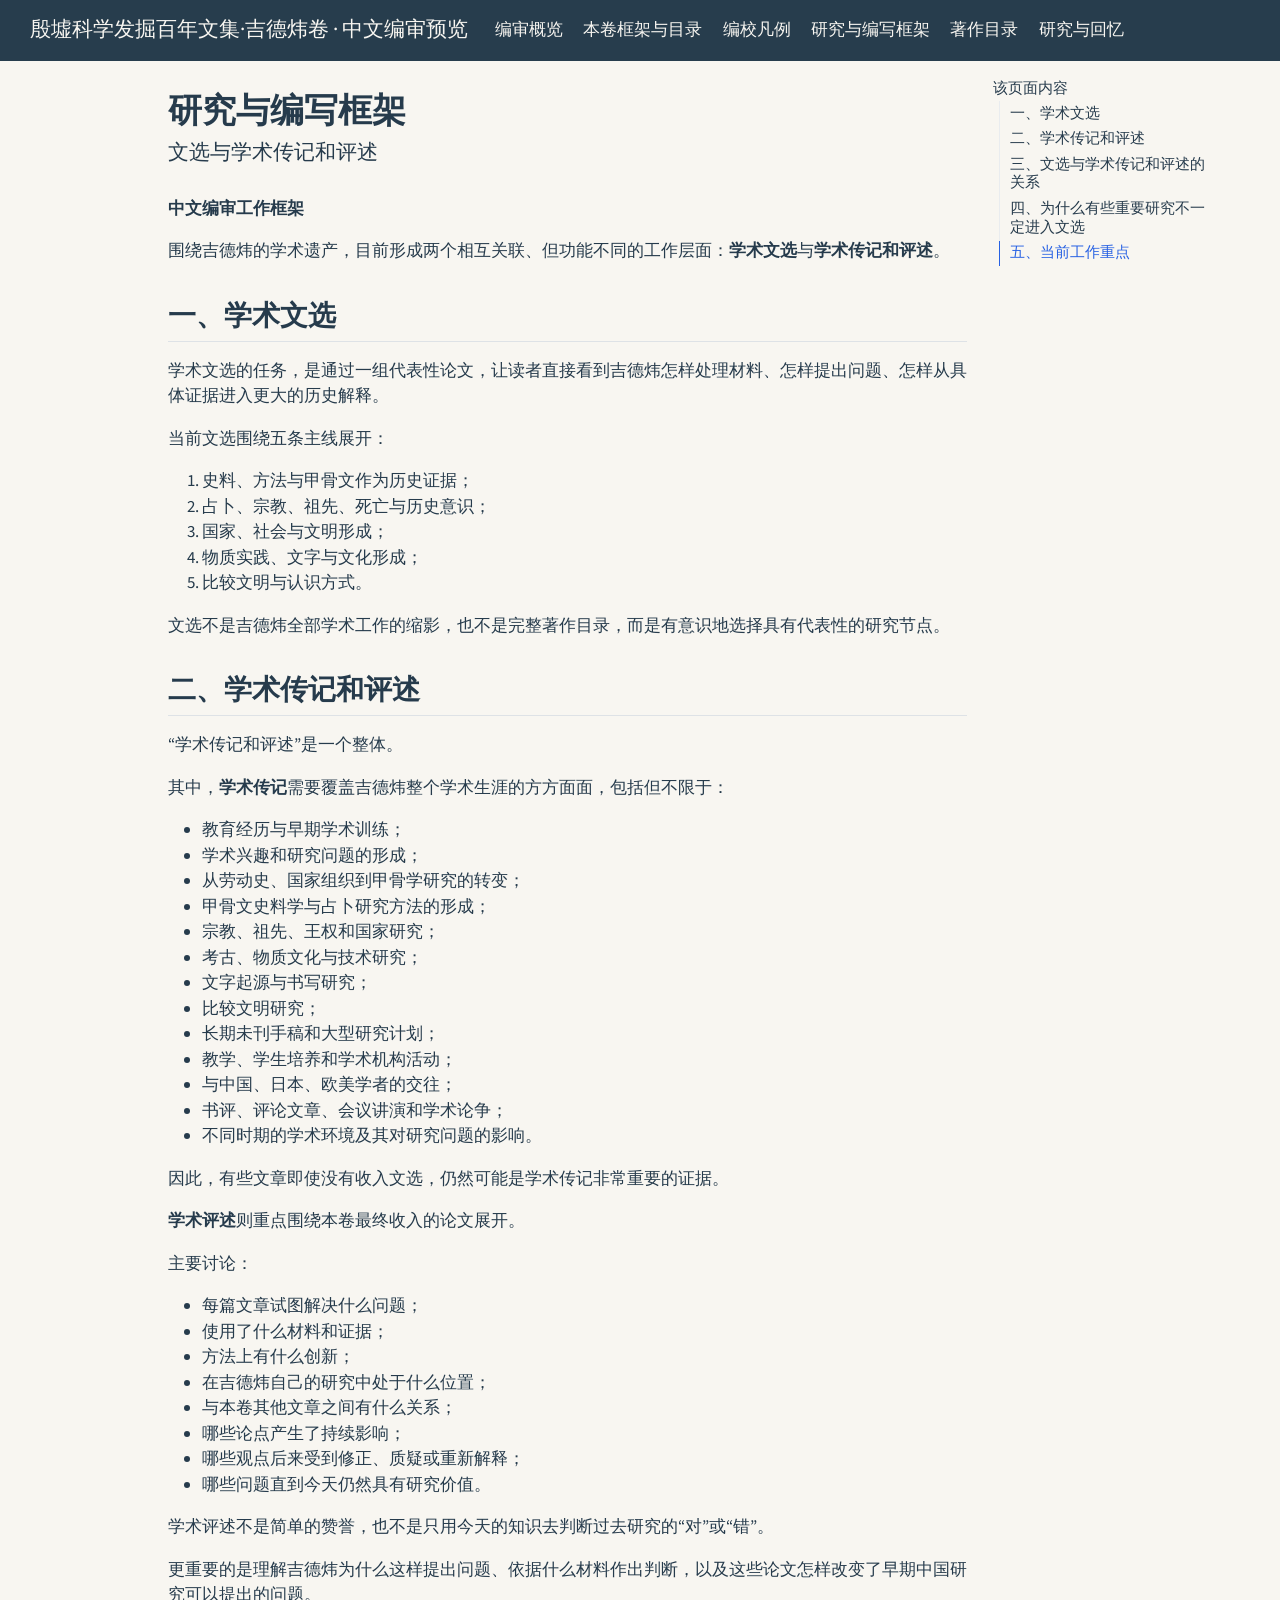
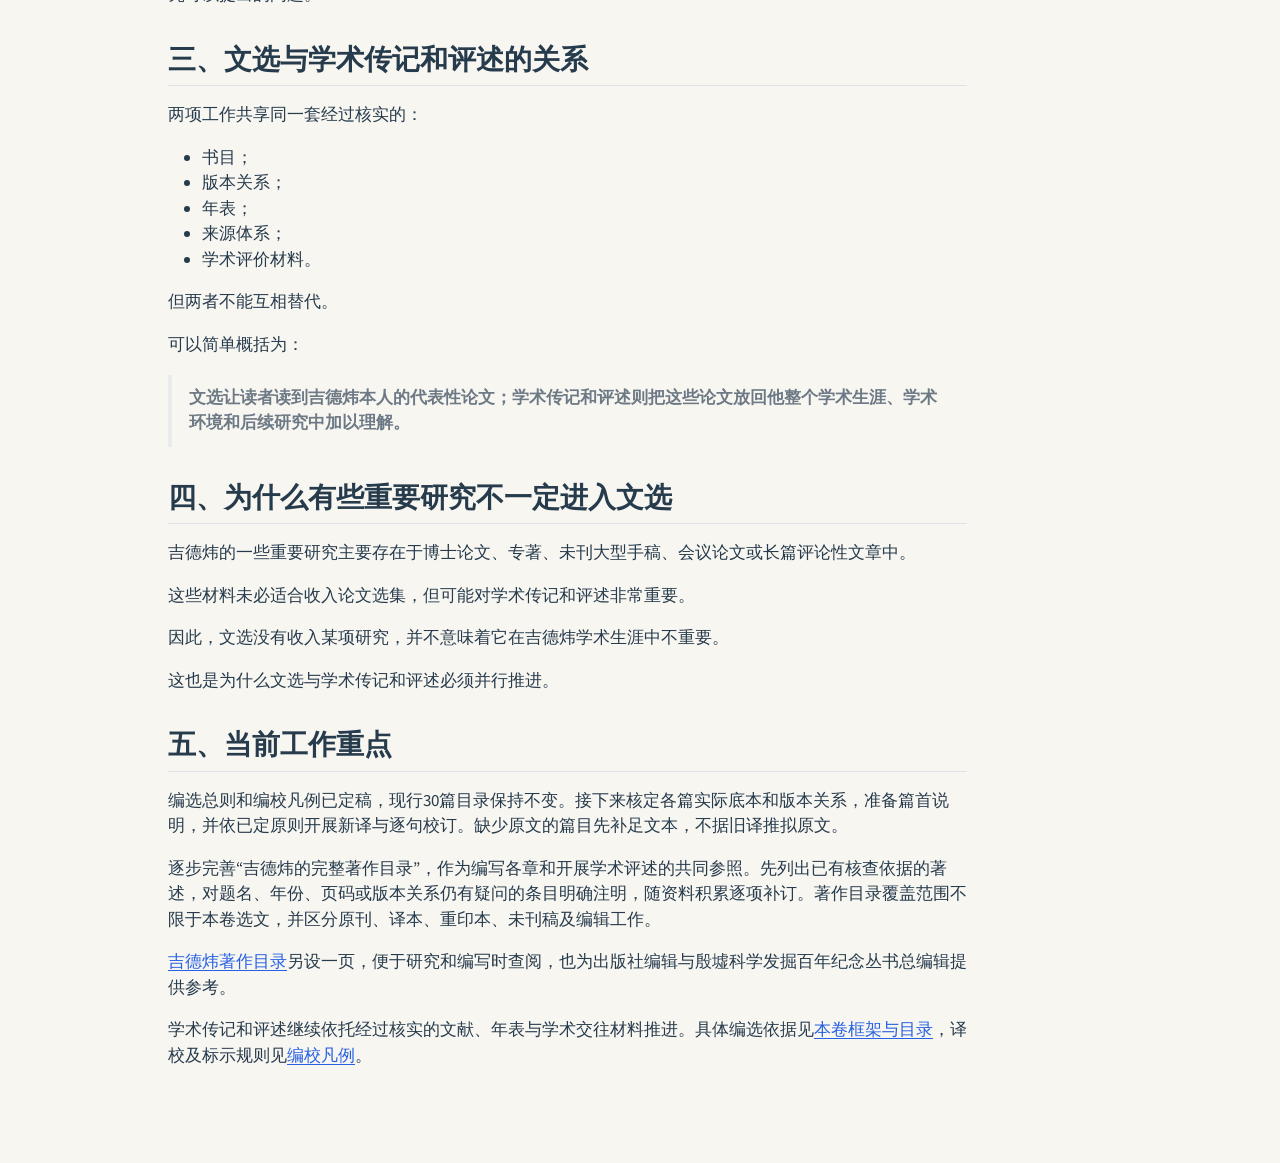
<file: research.html>
<!DOCTYPE html>
<html xmlns="http://www.w3.org/1999/xhtml" lang="zh-CN" xml:lang="zh-CN"><head>

<meta charset="utf-8">
<meta name="generator" content="quarto-1.10.18">

<meta name="viewport" content="width=device-width, initial-scale=1.0, user-scalable=yes">


<title>研究与编写框架 – 殷墟科学发掘百年文集·吉德炜卷 · 中文编审预览</title>
<style>
/* Default styles provided by pandoc.
** See https://pandoc.org/MANUAL.html#variables-for-html for config info.
*/
span.smallcaps{font-variant: small-caps;}
div.columns{display: flex; gap: 1.5em;}
div.column{flex: auto;}
@media screen {
div.columns{gap: min(4vw, 1.5em);}
div.column{overflow-x: auto;}
}
div.hanging-indent{margin-left: 1.5em; text-indent: -1.5em;}
ul.task-list{list-style: none;}
ul.task-list li input[type="checkbox"] {
  width: 0.8em;
  margin: 0 0.8em 0.2em -1em; /* quarto-specific, see https://github.com/quarto-dev/quarto-cli/issues/4556 */ 
  vertical-align: middle;
}
</style>


<script src="site_libs/quarto-nav/quarto-nav.js"></script>
<script src="site_libs/quarto-nav/headroom.min.js"></script>
<script src="site_libs/clipboard/clipboard.min.js"></script>
<script src="site_libs/quarto-html/quarto.js" type="module"></script>
<script src="site_libs/quarto-html/tabsets/tabsets.js" type="module"></script>
<script src="site_libs/quarto-html/popper.min.js"></script>
<script src="site_libs/quarto-html/tippy.umd.min.js"></script>
<script src="site_libs/quarto-html/anchor.min.js"></script>
<link href="site_libs/quarto-html/tippy.css" rel="stylesheet">
<link href="site_libs/quarto-html/quarto-syntax-highlighting-64a204ab8560d761af7679ceaba22944.css" rel="stylesheet" id="quarto-text-highlighting-styles">
<script src="site_libs/bootstrap/bootstrap.min.js"></script>
<link href="site_libs/bootstrap/bootstrap-icons.css" rel="stylesheet">
<link href="site_libs/bootstrap/bootstrap-7d8f8980687bae4b33d568d349153310.min.css" rel="stylesheet" append-hash="true" id="quarto-bootstrap" data-mode="light">
<script id="quarto-search-options" type="application/json">{
  "language": {
    "search-no-results-text": "没有结果",
    "search-matching-documents-text": "匹配的文档",
    "search-copy-link-title": "复制搜索链接",
    "search-hide-matches-text": "隐藏其它匹配结果",
    "search-more-match-text": "更多匹配结果",
    "search-more-matches-text": "更多匹配结果",
    "search-clear-button-title": "清除",
    "search-text-placeholder": "",
    "search-detached-cancel-button-title": "取消",
    "search-submit-button-title": "提交",
    "search-label": "搜索"
  }
}</script>


<link rel="stylesheet" href="preview.css">
</head>

<body class="nav-fixed quarto-light">

<div id="quarto-search-results"></div>
  <header id="quarto-header" class="headroom fixed-top">
    <nav class="navbar navbar-expand-lg " data-bs-theme="dark">
      <div class="navbar-container container-fluid">
      <div class="navbar-brand-container mx-auto">
    <a class="navbar-brand" href="./index.html">
    <span class="navbar-title">殷墟科学发掘百年文集·吉德炜卷 · 中文编审预览</span>
    </a>
  </div>
          <button class="navbar-toggler" type="button" data-bs-toggle="collapse" data-bs-target="#navbarCollapse" aria-controls="navbarCollapse" role="menu" aria-expanded="false" aria-label="展开或折叠导航栏" onclick="if (window.quartoToggleHeadroom) { window.quartoToggleHeadroom(); }">
  <span class="navbar-toggler-icon"></span>
</button>
          <div class="collapse navbar-collapse" id="navbarCollapse">
            <ul class="navbar-nav navbar-nav-scroll me-auto">
  <li class="nav-item">
    <a class="nav-link" href="./index.html"> 
<span class="menu-text">编审概览</span></a>
  </li>  
  <li class="nav-item">
    <a class="nav-link" href="./volume-plan.html"> 
<span class="menu-text">本卷框架与目录</span></a>
  </li>  
  <li class="nav-item">
    <a class="nav-link" href="./editorial-rules.html"> 
<span class="menu-text">编校凡例</span></a>
  </li>  
  <li class="nav-item">
    <a class="nav-link active" href="./research.html" aria-current="page"> 
<span class="menu-text">研究与编写框架</span></a>
  </li>  
  <li class="nav-item">
    <a class="nav-link" href="./bibliography.html"> 
<span class="menu-text">著作目录</span></a>
  </li>  
  <li class="nav-item">
    <a class="nav-link" href="./recollections.html"> 
<span class="menu-text">研究与回忆</span></a>
  </li>  
</ul>
          </div> <!-- /navcollapse -->
            <div class="quarto-navbar-tools">
</div>
      </div> <!-- /container-fluid -->
    </nav>
</header>
<!-- content -->
<div id="quarto-content" class="quarto-container page-columns page-rows-contents page-layout-article page-navbar">
<!-- sidebar -->
<!-- margin-sidebar -->
    <div id="quarto-margin-sidebar" class="sidebar margin-sidebar">
        <nav id="TOC" role="doc-toc" class="toc-active">
    <h2 id="toc-title">该页面内容</h2>
   
  <ul>
  <li><a href="#一学术文选" id="toc-一学术文选" class="nav-link active" data-scroll-target="#一学术文选">一、学术文选</a></li>
  <li><a href="#二学术传记和评述" id="toc-二学术传记和评述" class="nav-link" data-scroll-target="#二学术传记和评述">二、学术传记和评述</a></li>
  <li><a href="#三文选与学术传记和评述的关系" id="toc-三文选与学术传记和评述的关系" class="nav-link" data-scroll-target="#三文选与学术传记和评述的关系">三、文选与学术传记和评述的关系</a></li>
  <li><a href="#四为什么有些重要研究不一定进入文选" id="toc-四为什么有些重要研究不一定进入文选" class="nav-link" data-scroll-target="#四为什么有些重要研究不一定进入文选">四、为什么有些重要研究不一定进入文选</a></li>
  <li><a href="#五当前工作重点" id="toc-五当前工作重点" class="nav-link" data-scroll-target="#五当前工作重点">五、当前工作重点</a></li>
  </ul>
</nav>
    </div>
<!-- main -->
<main class="content" id="quarto-document-content">

<header id="title-block-header" class="quarto-title-block default">
<div class="quarto-title">
<h1 class="title">研究与编写框架</h1>
<p class="subtitle lead">文选与学术传记和评述</p>
</div>



<div class="quarto-title-meta">

    
  
    
  </div>
  


</header>


<p><strong>中文编审工作框架</strong></p>
<p>围绕吉德炜的学术遗产，目前形成两个相互关联、但功能不同的工作层面：<strong>学术文选</strong>与<strong>学术传记和评述</strong>。</p>
<section id="一学术文选" class="level2">
<h2 class="anchored" data-anchor-id="一学术文选">一、学术文选</h2>
<p>学术文选的任务，是通过一组代表性论文，让读者直接看到吉德炜怎样处理材料、怎样提出问题、怎样从具体证据进入更大的历史解释。</p>
<p>当前文选围绕五条主线展开：</p>
<ol type="1">
<li>史料、方法与甲骨文作为历史证据；</li>
<li>占卜、宗教、祖先、死亡与历史意识；</li>
<li>国家、社会与文明形成；</li>
<li>物质实践、文字与文化形成；</li>
<li>比较文明与认识方式。</li>
</ol>
<p>文选不是吉德炜全部学术工作的缩影，也不是完整著作目录，而是有意识地选择具有代表性的研究节点。</p>
</section>
<section id="二学术传记和评述" class="level2">
<h2 class="anchored" data-anchor-id="二学术传记和评述">二、学术传记和评述</h2>
<p>“学术传记和评述”是一个整体。</p>
<p>其中，<strong>学术传记</strong>需要覆盖吉德炜整个学术生涯的方方面面，包括但不限于：</p>
<ul>
<li>教育经历与早期学术训练；</li>
<li>学术兴趣和研究问题的形成；</li>
<li>从劳动史、国家组织到甲骨学研究的转变；</li>
<li>甲骨文史料学与占卜研究方法的形成；</li>
<li>宗教、祖先、王权和国家研究；</li>
<li>考古、物质文化与技术研究；</li>
<li>文字起源与书写研究；</li>
<li>比较文明研究；</li>
<li>长期未刊手稿和大型研究计划；</li>
<li>教学、学生培养和学术机构活动；</li>
<li>与中国、日本、欧美学者的交往；</li>
<li>书评、评论文章、会议讲演和学术论争；</li>
<li>不同时期的学术环境及其对研究问题的影响。</li>
</ul>
<p>因此，有些文章即使没有收入文选，仍然可能是学术传记非常重要的证据。</p>
<p><strong>学术评述</strong>则重点围绕本卷最终收入的论文展开。</p>
<p>主要讨论：</p>
<ul>
<li>每篇文章试图解决什么问题；</li>
<li>使用了什么材料和证据；</li>
<li>方法上有什么创新；</li>
<li>在吉德炜自己的研究中处于什么位置；</li>
<li>与本卷其他文章之间有什么关系；</li>
<li>哪些论点产生了持续影响；</li>
<li>哪些观点后来受到修正、质疑或重新解释；</li>
<li>哪些问题直到今天仍然具有研究价值。</li>
</ul>
<p>学术评述不是简单的赞誉，也不是只用今天的知识去判断过去研究的“对”或“错”。</p>
<p>更重要的是理解吉德炜为什么这样提出问题、依据什么材料作出判断，以及这些论文怎样改变了早期中国研究可以提出的问题。</p>
</section>
<section id="三文选与学术传记和评述的关系" class="level2">
<h2 class="anchored" data-anchor-id="三文选与学术传记和评述的关系">三、文选与学术传记和评述的关系</h2>
<p>两项工作共享同一套经过核实的：</p>
<ul>
<li>书目；</li>
<li>版本关系；</li>
<li>年表；</li>
<li>来源体系；</li>
<li>学术评价材料。</li>
</ul>
<p>但两者不能互相替代。</p>
<p>可以简单概括为：</p>
<blockquote class="blockquote">
<p><strong>文选让读者读到吉德炜本人的代表性论文；学术传记和评述则把这些论文放回他整个学术生涯、学术环境和后续研究中加以理解。</strong></p>
</blockquote>
</section>
<section id="四为什么有些重要研究不一定进入文选" class="level2">
<h2 class="anchored" data-anchor-id="四为什么有些重要研究不一定进入文选">四、为什么有些重要研究不一定进入文选</h2>
<p>吉德炜的一些重要研究主要存在于博士论文、专著、未刊大型手稿、会议论文或长篇评论性文章中。</p>
<p>这些材料未必适合收入论文选集，但可能对学术传记和评述非常重要。</p>
<p>因此，文选没有收入某项研究，并不意味着它在吉德炜学术生涯中不重要。</p>
<p>这也是为什么文选与学术传记和评述必须并行推进。</p>
</section>
<section id="五当前工作重点" class="level2">
<h2 class="anchored" data-anchor-id="五当前工作重点">五、当前工作重点</h2>
<p>编选总则和编校凡例已定稿，现行30篇目录保持不变。接下来核定各篇实际底本和版本关系，准备篇首说明，并依已定原则开展新译与逐句校订。缺少原文的篇目先补足文本，不据旧译推拟原文。</p>
<p>逐步完善“吉德炜的完整著作目录”，作为编写各章和开展学术评述的共同参照。先列出已有核查依据的著述，对题名、年份、页码或版本关系仍有疑问的条目明确注明，随资料积累逐项补订。著作目录覆盖范围不限于本卷选文，并区分原刊、译本、重印本、未刊稿及编辑工作。</p>
<p><a href="./bibliography.html">吉德炜著作目录</a>另设一页，便于研究和编写时查阅，也为出版社编辑与殷墟科学发掘百年纪念丛书总编辑提供参考。</p>
<p>学术传记和评述继续依托经过核实的文献、年表与学术交往材料推进。具体编选依据见<a href="./volume-plan.html">本卷框架与目录</a>，译校及标示规则见<a href="./editorial-rules.html">编校凡例</a>。</p>


</section>

</main> <!-- /main -->
<script id="quarto-html-after-body" type="application/javascript">
  window.document.addEventListener("DOMContentLoaded", function (event) {
    const icon = "";
    const anchorJS = new window.AnchorJS();
    anchorJS.options = {
      placement: 'right',
      icon: icon
    };
    anchorJS.add('.anchored');
    const isCodeAnnotation = (el) => {
      for (const clz of el.classList) {
        if (clz.startsWith('code-annotation-')) {                     
          return true;
        }
      }
      return false;
    }
    const onCopySuccess = function(e) {
      // button target
      const button = e.trigger;
      // don't keep focus
      button.blur();
      // flash "checked"
      button.classList.add('code-copy-button-checked');
      var currentTitle = button.getAttribute("title");
      button.setAttribute("title", "已复制");
      let tooltip;
      if (window.bootstrap) {
        button.setAttribute("data-bs-toggle", "tooltip");
        button.setAttribute("data-bs-placement", "left");
        button.setAttribute("data-bs-title", "已复制");
        tooltip = new bootstrap.Tooltip(button, 
          { trigger: "manual", 
            customClass: "code-copy-button-tooltip",
            offset: [0, -8]});
        tooltip.show();    
      }
      setTimeout(function() {
        if (tooltip) {
          tooltip.hide();
          button.removeAttribute("data-bs-title");
          button.removeAttribute("data-bs-toggle");
          button.removeAttribute("data-bs-placement");
        }
        button.setAttribute("title", currentTitle);
        button.classList.remove('code-copy-button-checked');
      }, 1000);
      // clear code selection
      e.clearSelection();
    }
    const getTextToCopy = function(trigger) {
      const outerScaffold = trigger.parentElement.cloneNode(true);
      const codeEl = outerScaffold.querySelector('code');
      for (const childEl of codeEl.children) {
        if (isCodeAnnotation(childEl)) {
          childEl.remove();
        }
      }
      return codeEl.innerText;
    }
    const clipboard = new window.ClipboardJS('.code-copy-button:not([data-in-quarto-modal])', {
      text: getTextToCopy
    });
    clipboard.on('success', onCopySuccess);
    if (window.document.getElementById('quarto-embedded-source-code-modal')) {
      const clipboardModal = new window.ClipboardJS('.code-copy-button[data-in-quarto-modal]', {
        text: getTextToCopy,
        container: window.document.getElementById('quarto-embedded-source-code-modal')
      });
      clipboardModal.on('success', onCopySuccess);
    }
      var localhostRegex = new RegExp(/^(?:http|https):\/\/localhost\:?[0-9]*\//);
      var mailtoRegex = new RegExp(/^mailto:/);
        var filterRegex = new RegExp('/' + window.location.host + '/');
      var isInternal = (href) => {
          return filterRegex.test(href) || localhostRegex.test(href) || mailtoRegex.test(href);
      }
      // Inspect non-navigation links and adorn them if external
     var links = window.document.querySelectorAll('a[href]:not(.nav-link):not(.navbar-brand):not(.toc-action):not(.sidebar-link):not(.sidebar-item-toggle):not(.pagination-link):not(.no-external):not([aria-hidden]):not(.dropdown-item):not(.quarto-navigation-tool):not(.about-link)');
      for (var i=0; i<links.length; i++) {
        const link = links[i];
        if (!isInternal(link.href)) {
          // undo the damage that might have been done by quarto-nav.js in the case of
          // links that we want to consider external
          if (link.dataset.originalHref !== undefined) {
            link.href = link.dataset.originalHref;
          }
        }
      }
    function tippyHover(el, contentFn, onTriggerFn, onUntriggerFn) {
      const config = {
        allowHTML: true,
        maxWidth: 500,
        delay: 100,
        arrow: false,
        appendTo: function(el) {
            return el.parentElement;
        },
        interactive: true,
        interactiveBorder: 10,
        theme: 'quarto',
        placement: 'bottom-start',
      };
      if (contentFn) {
        config.content = contentFn;
      }
      if (onTriggerFn) {
        config.onTrigger = onTriggerFn;
      }
      if (onUntriggerFn) {
        config.onUntrigger = onUntriggerFn;
      }
      window.tippy(el, config); 
    }
    const noterefs = window.document.querySelectorAll('a[role="doc-noteref"]');
    for (var i=0; i<noterefs.length; i++) {
      const ref = noterefs[i];
      tippyHover(ref, function() {
        // use id or data attribute instead here
        let href = ref.getAttribute('data-footnote-href') || ref.getAttribute('href');
        try { href = new URL(href).hash; } catch {}
        const id = href.replace(/^#\/?/, "");
        const note = window.document.getElementById(id);
        if (note) {
          return note.innerHTML;
        } else {
          return "";
        }
      });
    }
    const xrefs = window.document.querySelectorAll('a.quarto-xref');
    const processXRef = (id, note) => {
      // Strip column container classes
      const stripColumnClz = (el) => {
        el.classList.remove("page-full", "page-columns");
        if (el.children) {
          for (const child of el.children) {
            stripColumnClz(child);
          }
        }
      }
      stripColumnClz(note)
      if (id === null || id.startsWith('sec-')) {
        // Special case sections, only their first couple elements
        const container = document.createElement("div");
        if (note.children && note.children.length > 2) {
          container.appendChild(note.children[0].cloneNode(true));
          for (let i = 1; i < note.children.length; i++) {
            const child = note.children[i];
            if (child.tagName === "P" && child.innerText === "") {
              continue;
            } else {
              container.appendChild(child.cloneNode(true));
              break;
            }
          }
          if (window.Quarto?.typesetMath) {
            window.Quarto.typesetMath(container);
          }
          return container.innerHTML
        } else {
          if (window.Quarto?.typesetMath) {
            window.Quarto.typesetMath(note);
          }
          return note.innerHTML;
        }
      } else {
        // Remove any anchor links if they are present
        const anchorLink = note.querySelector('a.anchorjs-link');
        if (anchorLink) {
          anchorLink.remove();
        }
        if (window.Quarto?.typesetMath) {
          window.Quarto.typesetMath(note);
        }
        if (note.classList.contains("callout")) {
          return note.outerHTML;
        } else {
          return note.innerHTML;
        }
      }
    }
    for (var i=0; i<xrefs.length; i++) {
      const xref = xrefs[i];
      tippyHover(xref, undefined, function(instance) {
        instance.disable();
        let url = xref.getAttribute('href');
        let hash = undefined; 
        if (url.startsWith('#')) {
          hash = url;
        } else {
          try { hash = new URL(url).hash; } catch {}
        }
        if (hash) {
          const id = hash.replace(/^#\/?/, "");
          const note = window.document.getElementById(id);
          if (note !== null) {
            try {
              const html = processXRef(id, note.cloneNode(true));
              instance.setContent(html);
            } finally {
              instance.enable();
              instance.show();
            }
          } else {
            // See if we can fetch this
            fetch(url.split('#')[0])
            .then(res => res.text())
            .then(html => {
              const parser = new DOMParser();
              const htmlDoc = parser.parseFromString(html, "text/html");
              const note = htmlDoc.getElementById(id);
              if (note !== null) {
                const html = processXRef(id, note);
                instance.setContent(html);
              } 
            }).finally(() => {
              instance.enable();
              instance.show();
            });
          }
        } else {
          // See if we can fetch a full url (with no hash to target)
          // This is a special case and we should probably do some content thinning / targeting
          fetch(url)
          .then(res => res.text())
          .then(html => {
            const parser = new DOMParser();
            const htmlDoc = parser.parseFromString(html, "text/html");
            const note = htmlDoc.querySelector('main.content');
            if (note !== null) {
              // This should only happen for chapter cross references
              // (since there is no id in the URL)
              // remove the first header
              if (note.children.length > 0 && note.children[0].tagName === "HEADER") {
                note.children[0].remove();
              }
              const html = processXRef(null, note);
              instance.setContent(html);
            } 
          }).finally(() => {
            instance.enable();
            instance.show();
          });
        }
      }, function(instance) {
      });
    }
        let selectedAnnoteEl;
        const selectorForAnnotation = ( cell, annotation) => {
          let cellAttr = 'data-code-cell="' + cell + '"';
          let lineAttr = 'data-code-annotation="' +  annotation + '"';
          const selector = 'span[' + cellAttr + '][' + lineAttr + ']';
          return selector;
        }
        const selectCodeLines = (annoteEl) => {
          const doc = window.document;
          const targetCell = annoteEl.getAttribute("data-target-cell");
          const targetAnnotation = annoteEl.getAttribute("data-target-annotation");
          const annoteSpan = window.document.querySelector(selectorForAnnotation(targetCell, targetAnnotation));
          const lines = annoteSpan.getAttribute("data-code-lines").split(",");
          const lineIds = lines.map((line) => {
            return targetCell + "-" + line;
          })
          let top = null;
          let height = null;
          let parent = null;
          if (lineIds.length > 0) {
              //compute the position of the single el (top and bottom and make a div)
              const el = window.document.getElementById(lineIds[0]);
              top = el.offsetTop;
              height = el.offsetHeight;
              parent = el.parentElement.parentElement;
            if (lineIds.length > 1) {
              const lastEl = window.document.getElementById(lineIds[lineIds.length - 1]);
              const bottom = lastEl.offsetTop + lastEl.offsetHeight;
              height = bottom - top;
            }
            if (top !== null && height !== null && parent !== null) {
              // cook up a div (if necessary) and position it 
              let div = window.document.getElementById("code-annotation-line-highlight");
              if (div === null) {
                div = window.document.createElement("div");
                div.setAttribute("id", "code-annotation-line-highlight");
                div.style.position = 'absolute';
                parent.appendChild(div);
              }
              div.style.top = top - 2 + "px";
              div.style.height = height + 4 + "px";
              div.style.left = 0;
              let gutterDiv = window.document.getElementById("code-annotation-line-highlight-gutter");
              if (gutterDiv === null) {
                gutterDiv = window.document.createElement("div");
                gutterDiv.setAttribute("id", "code-annotation-line-highlight-gutter");
                gutterDiv.style.position = 'absolute';
                const codeCell = window.document.getElementById(targetCell);
                const gutter = codeCell.querySelector('.code-annotation-gutter');
                gutter.appendChild(gutterDiv);
              }
              gutterDiv.style.top = top - 2 + "px";
              gutterDiv.style.height = height + 4 + "px";
            }
            selectedAnnoteEl = annoteEl;
          }
        };
        const unselectCodeLines = () => {
          const elementsIds = ["code-annotation-line-highlight", "code-annotation-line-highlight-gutter"];
          elementsIds.forEach((elId) => {
            const div = window.document.getElementById(elId);
            if (div) {
              div.remove();
            }
          });
          selectedAnnoteEl = undefined;
        };
          // Handle positioning of the toggle
      window.addEventListener(
        "resize",
        throttle(() => {
          elRect = undefined;
          if (selectedAnnoteEl) {
            selectCodeLines(selectedAnnoteEl);
          }
        }, 10)
      );
      function throttle(fn, ms) {
      let throttle = false;
      let timer;
        return (...args) => {
          if(!throttle) { // first call gets through
              fn.apply(this, args);
              throttle = true;
          } else { // all the others get throttled
              if(timer) clearTimeout(timer); // cancel #2
              timer = setTimeout(() => {
                fn.apply(this, args);
                timer = throttle = false;
              }, ms);
          }
        };
      }
        // Attach click handler to the DT
        const annoteDls = window.document.querySelectorAll('dt[data-target-cell]');
        for (const annoteDlNode of annoteDls) {
          annoteDlNode.addEventListener('click', (event) => {
            const clickedEl = event.target;
            if (clickedEl !== selectedAnnoteEl) {
              unselectCodeLines();
              const activeEl = window.document.querySelector('dt[data-target-cell].code-annotation-active');
              if (activeEl) {
                activeEl.classList.remove('code-annotation-active');
              }
              selectCodeLines(clickedEl);
              clickedEl.classList.add('code-annotation-active');
            } else {
              // Unselect the line
              unselectCodeLines();
              clickedEl.classList.remove('code-annotation-active');
            }
          });
        }
    const findCites = (el) => {
      const parentEl = el.parentElement;
      if (parentEl) {
        const cites = parentEl.dataset.cites;
        if (cites) {
          return {
            el,
            cites: cites.split(' ')
          };
        } else {
          return findCites(el.parentElement)
        }
      } else {
        return undefined;
      }
    };
    var bibliorefs = window.document.querySelectorAll('a[role="doc-biblioref"]');
    for (var i=0; i<bibliorefs.length; i++) {
      const ref = bibliorefs[i];
      const citeInfo = findCites(ref);
      if (citeInfo) {
        tippyHover(citeInfo.el, function() {
          var popup = window.document.createElement('div');
          citeInfo.cites.forEach(function(cite) {
            var citeDiv = window.document.createElement('div');
            citeDiv.classList.add('hanging-indent');
            citeDiv.classList.add('csl-entry');
            var biblioDiv = window.document.getElementById('ref-' + cite);
            if (biblioDiv) {
              citeDiv.innerHTML = biblioDiv.innerHTML;
            }
            popup.appendChild(citeDiv);
          });
          return popup.innerHTML;
        });
      }
    }
  });
  </script>
</div> <!-- /content -->




</body></html>
</file>
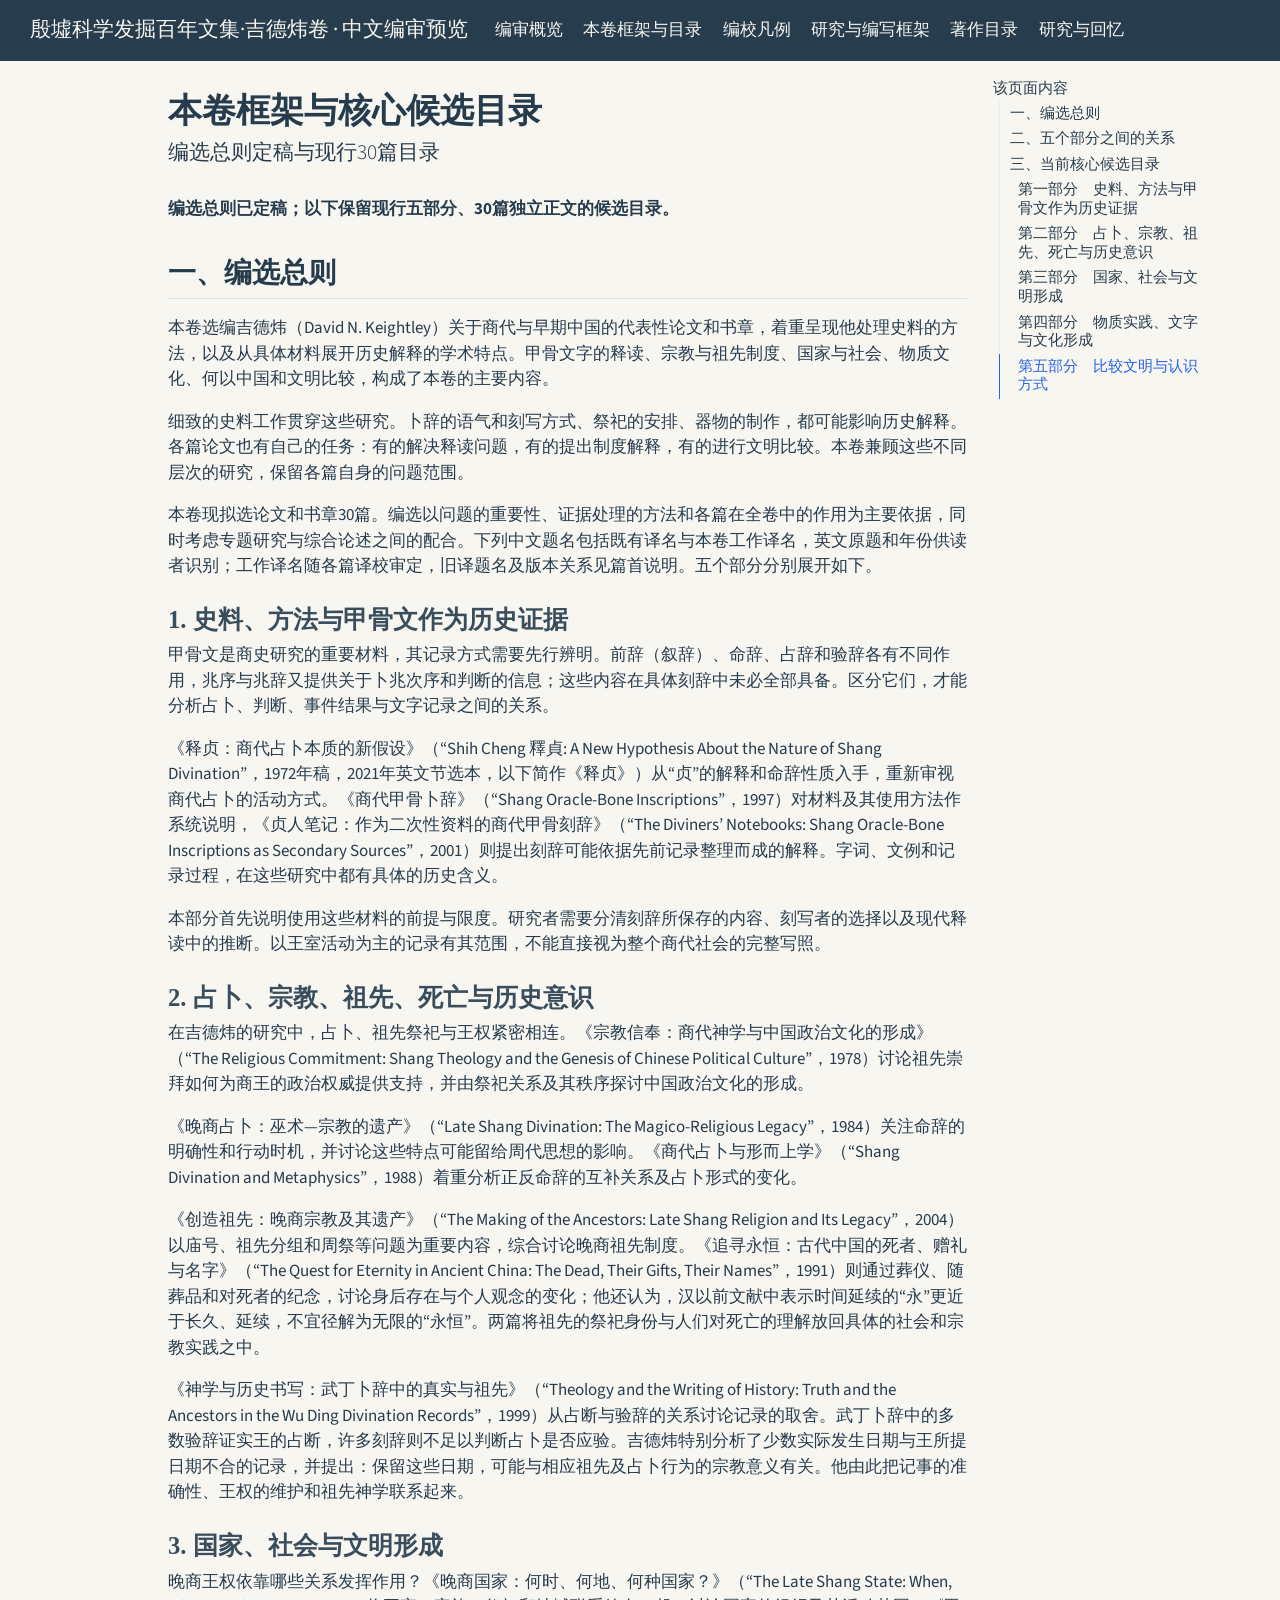
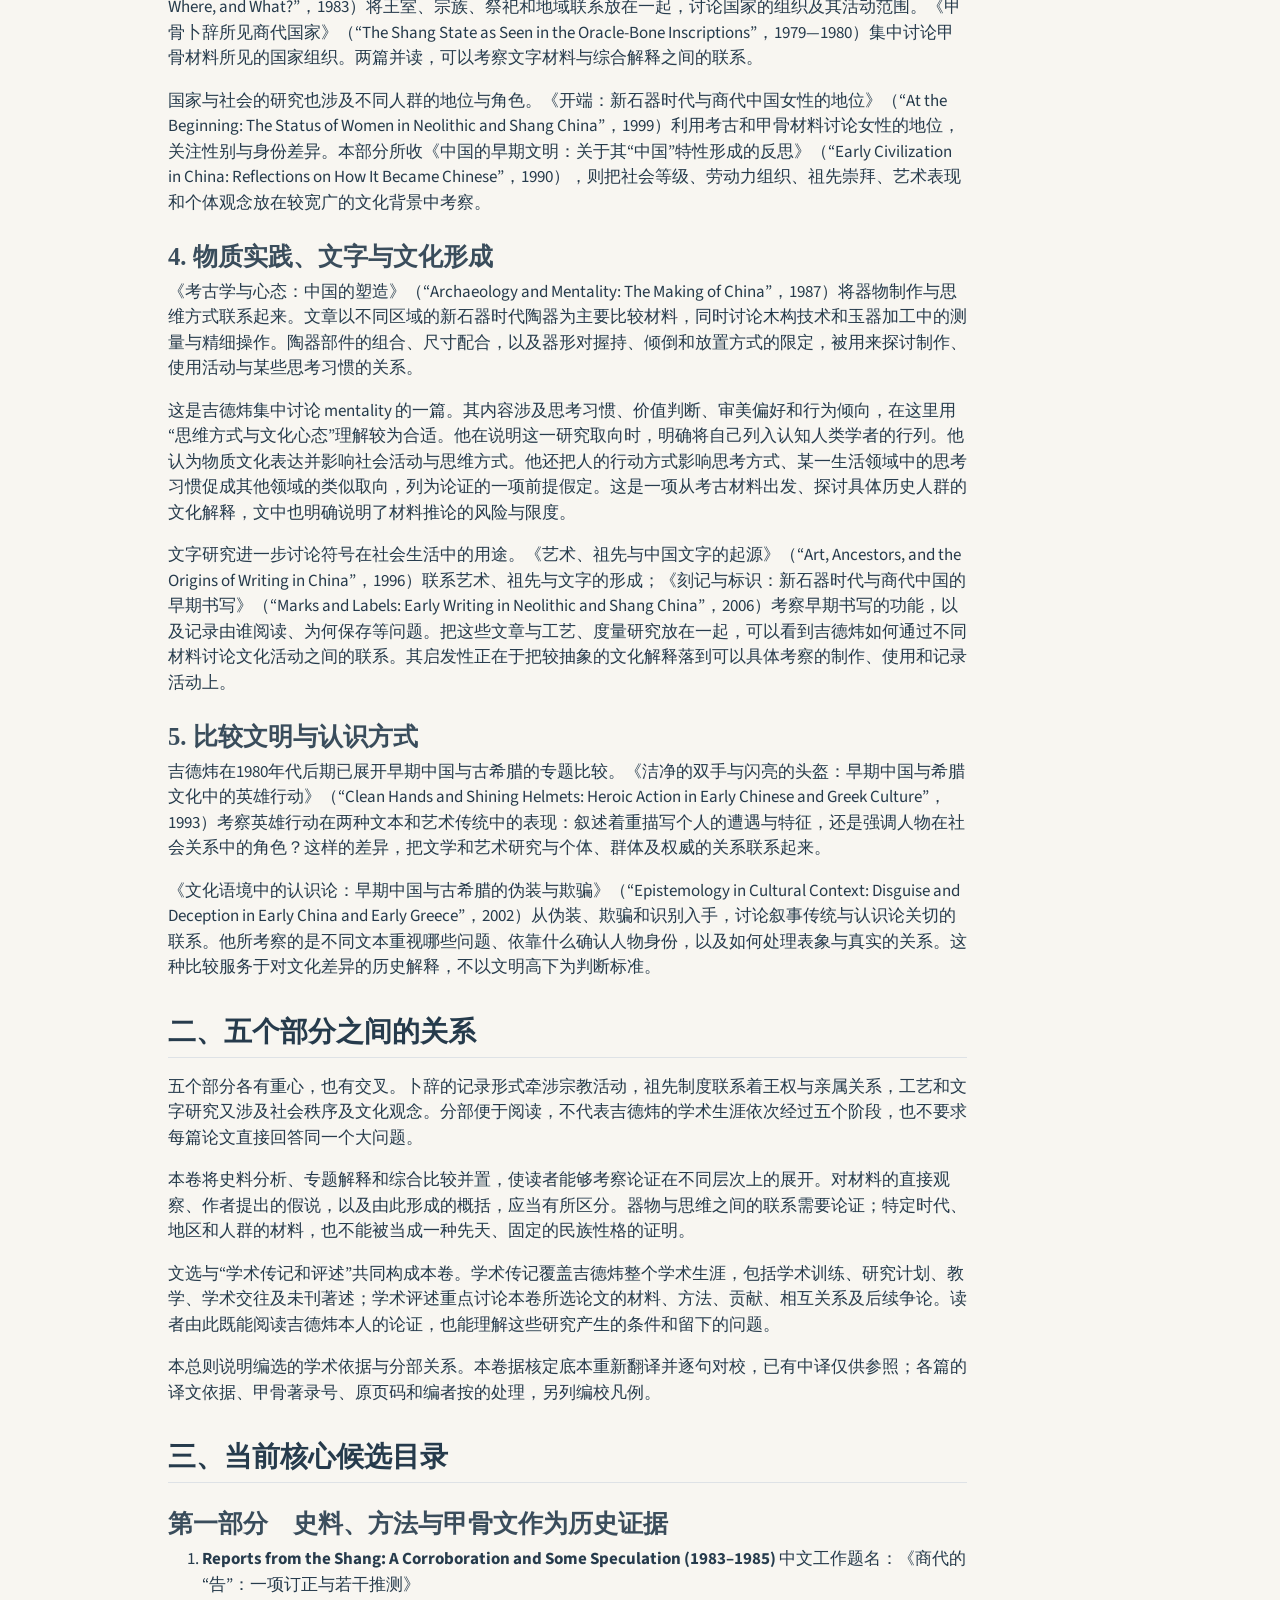
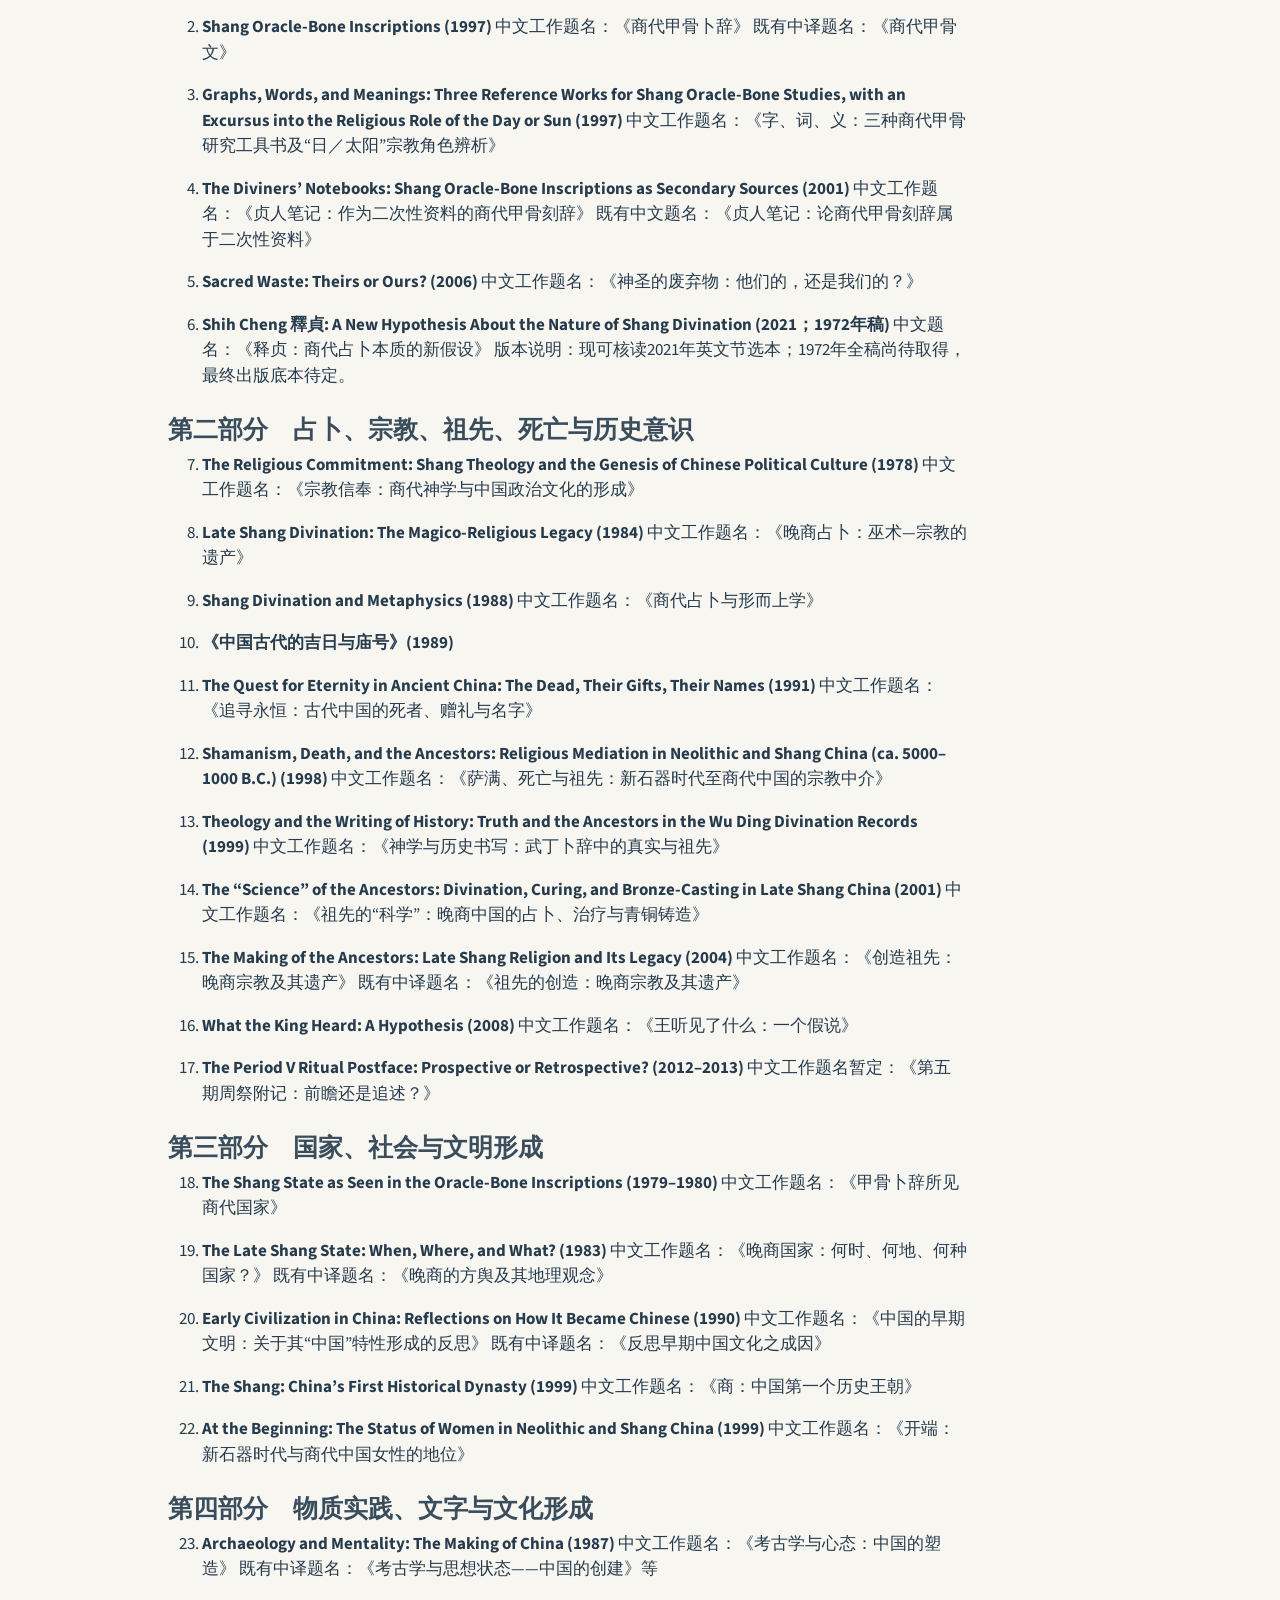
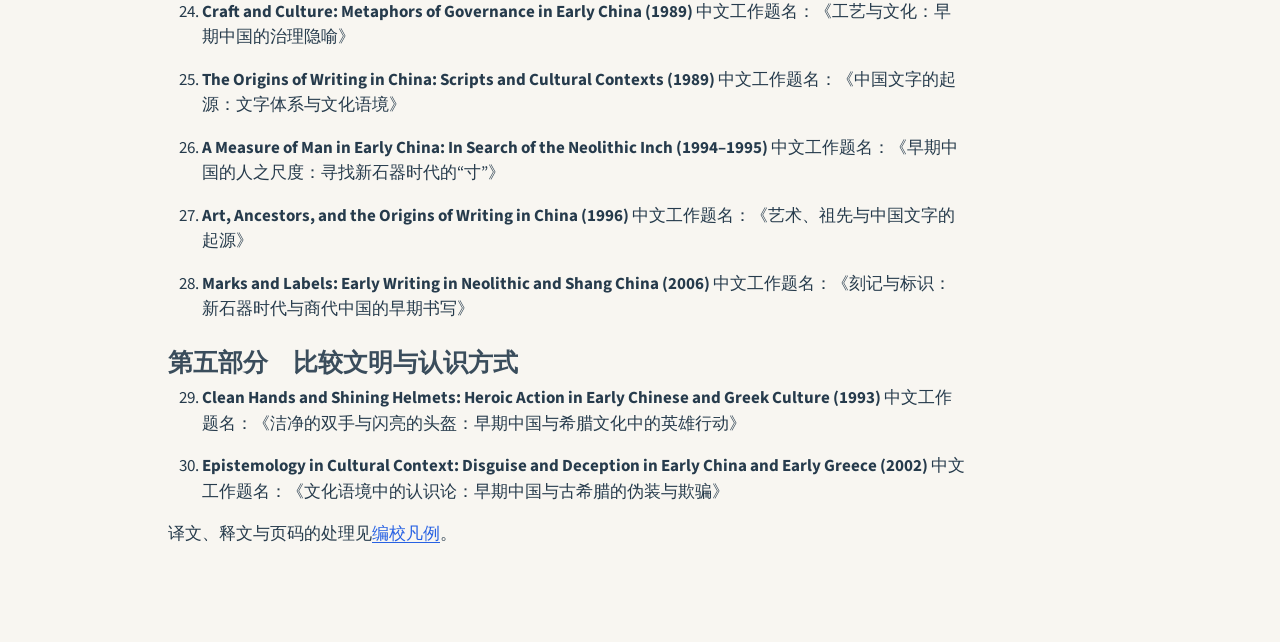
<file: volume-plan.html>
<!DOCTYPE html>
<html xmlns="http://www.w3.org/1999/xhtml" lang="zh-CN" xml:lang="zh-CN"><head>

<meta charset="utf-8">
<meta name="generator" content="quarto-1.10.18">

<meta name="viewport" content="width=device-width, initial-scale=1.0, user-scalable=yes">


<title>本卷框架与核心候选目录 – 殷墟科学发掘百年文集·吉德炜卷 · 中文编审预览</title>
<style>
/* Default styles provided by pandoc.
** See https://pandoc.org/MANUAL.html#variables-for-html for config info.
*/
span.smallcaps{font-variant: small-caps;}
div.columns{display: flex; gap: 1.5em;}
div.column{flex: auto;}
@media screen {
div.columns{gap: min(4vw, 1.5em);}
div.column{overflow-x: auto;}
}
div.hanging-indent{margin-left: 1.5em; text-indent: -1.5em;}
ul.task-list{list-style: none;}
ul.task-list li input[type="checkbox"] {
  width: 0.8em;
  margin: 0 0.8em 0.2em -1em; /* quarto-specific, see https://github.com/quarto-dev/quarto-cli/issues/4556 */ 
  vertical-align: middle;
}
</style>


<script src="site_libs/quarto-nav/quarto-nav.js"></script>
<script src="site_libs/quarto-nav/headroom.min.js"></script>
<script src="site_libs/clipboard/clipboard.min.js"></script>
<script src="site_libs/quarto-html/quarto.js" type="module"></script>
<script src="site_libs/quarto-html/tabsets/tabsets.js" type="module"></script>
<script src="site_libs/quarto-html/popper.min.js"></script>
<script src="site_libs/quarto-html/tippy.umd.min.js"></script>
<script src="site_libs/quarto-html/anchor.min.js"></script>
<link href="site_libs/quarto-html/tippy.css" rel="stylesheet">
<link href="site_libs/quarto-html/quarto-syntax-highlighting-64a204ab8560d761af7679ceaba22944.css" rel="stylesheet" id="quarto-text-highlighting-styles">
<script src="site_libs/bootstrap/bootstrap.min.js"></script>
<link href="site_libs/bootstrap/bootstrap-icons.css" rel="stylesheet">
<link href="site_libs/bootstrap/bootstrap-7d8f8980687bae4b33d568d349153310.min.css" rel="stylesheet" append-hash="true" id="quarto-bootstrap" data-mode="light">
<script id="quarto-search-options" type="application/json">{
  "language": {
    "search-no-results-text": "没有结果",
    "search-matching-documents-text": "匹配的文档",
    "search-copy-link-title": "复制搜索链接",
    "search-hide-matches-text": "隐藏其它匹配结果",
    "search-more-match-text": "更多匹配结果",
    "search-more-matches-text": "更多匹配结果",
    "search-clear-button-title": "清除",
    "search-text-placeholder": "",
    "search-detached-cancel-button-title": "取消",
    "search-submit-button-title": "提交",
    "search-label": "搜索"
  }
}</script>


<link rel="stylesheet" href="preview.css">
</head>

<body class="nav-fixed quarto-light">

<div id="quarto-search-results"></div>
  <header id="quarto-header" class="headroom fixed-top">
    <nav class="navbar navbar-expand-lg " data-bs-theme="dark">
      <div class="navbar-container container-fluid">
      <div class="navbar-brand-container mx-auto">
    <a class="navbar-brand" href="./index.html">
    <span class="navbar-title">殷墟科学发掘百年文集·吉德炜卷 · 中文编审预览</span>
    </a>
  </div>
          <button class="navbar-toggler" type="button" data-bs-toggle="collapse" data-bs-target="#navbarCollapse" aria-controls="navbarCollapse" role="menu" aria-expanded="false" aria-label="展开或折叠导航栏" onclick="if (window.quartoToggleHeadroom) { window.quartoToggleHeadroom(); }">
  <span class="navbar-toggler-icon"></span>
</button>
          <div class="collapse navbar-collapse" id="navbarCollapse">
            <ul class="navbar-nav navbar-nav-scroll me-auto">
  <li class="nav-item">
    <a class="nav-link" href="./index.html"> 
<span class="menu-text">编审概览</span></a>
  </li>  
  <li class="nav-item">
    <a class="nav-link active" href="./volume-plan.html" aria-current="page"> 
<span class="menu-text">本卷框架与目录</span></a>
  </li>  
  <li class="nav-item">
    <a class="nav-link" href="./editorial-rules.html"> 
<span class="menu-text">编校凡例</span></a>
  </li>  
  <li class="nav-item">
    <a class="nav-link" href="./research.html"> 
<span class="menu-text">研究与编写框架</span></a>
  </li>  
  <li class="nav-item">
    <a class="nav-link" href="./bibliography.html"> 
<span class="menu-text">著作目录</span></a>
  </li>  
  <li class="nav-item">
    <a class="nav-link" href="./recollections.html"> 
<span class="menu-text">研究与回忆</span></a>
  </li>  
</ul>
          </div> <!-- /navcollapse -->
            <div class="quarto-navbar-tools">
</div>
      </div> <!-- /container-fluid -->
    </nav>
</header>
<!-- content -->
<div id="quarto-content" class="quarto-container page-columns page-rows-contents page-layout-article page-navbar">
<!-- sidebar -->
<!-- margin-sidebar -->
    <div id="quarto-margin-sidebar" class="sidebar margin-sidebar">
        <nav id="TOC" role="doc-toc" class="toc-active">
    <h2 id="toc-title">该页面内容</h2>
   
  <ul>
  <li><a href="#一编选总则" id="toc-一编选总则" class="nav-link active" data-scroll-target="#一编选总则">一、编选总则</a>
  <ul class="collapse">
  <li><a href="#史料方法与甲骨文作为历史证据" id="toc-史料方法与甲骨文作为历史证据" class="nav-link" data-scroll-target="#史料方法与甲骨文作为历史证据">1. 史料、方法与甲骨文作为历史证据</a></li>
  <li><a href="#占卜宗教祖先死亡与历史意识" id="toc-占卜宗教祖先死亡与历史意识" class="nav-link" data-scroll-target="#占卜宗教祖先死亡与历史意识">2. 占卜、宗教、祖先、死亡与历史意识</a></li>
  <li><a href="#国家社会与文明形成" id="toc-国家社会与文明形成" class="nav-link" data-scroll-target="#国家社会与文明形成">3. 国家、社会与文明形成</a></li>
  <li><a href="#物质实践文字与文化形成" id="toc-物质实践文字与文化形成" class="nav-link" data-scroll-target="#物质实践文字与文化形成">4. 物质实践、文字与文化形成</a></li>
  <li><a href="#比较文明与认识方式" id="toc-比较文明与认识方式" class="nav-link" data-scroll-target="#比较文明与认识方式">5. 比较文明与认识方式</a></li>
  </ul></li>
  <li><a href="#二五个部分之间的关系" id="toc-二五个部分之间的关系" class="nav-link" data-scroll-target="#二五个部分之间的关系">二、五个部分之间的关系</a></li>
  <li><a href="#三当前核心候选目录" id="toc-三当前核心候选目录" class="nav-link" data-scroll-target="#三当前核心候选目录">三、当前核心候选目录</a>
  <ul class="collapse">
  <li><a href="#第一部分-史料方法与甲骨文作为历史证据" id="toc-第一部分-史料方法与甲骨文作为历史证据" class="nav-link" data-scroll-target="#第一部分-史料方法与甲骨文作为历史证据">第一部分　史料、方法与甲骨文作为历史证据</a></li>
  <li><a href="#第二部分-占卜宗教祖先死亡与历史意识" id="toc-第二部分-占卜宗教祖先死亡与历史意识" class="nav-link" data-scroll-target="#第二部分-占卜宗教祖先死亡与历史意识">第二部分　占卜、宗教、祖先、死亡与历史意识</a></li>
  <li><a href="#第三部分-国家社会与文明形成" id="toc-第三部分-国家社会与文明形成" class="nav-link" data-scroll-target="#第三部分-国家社会与文明形成">第三部分　国家、社会与文明形成</a></li>
  <li><a href="#第四部分-物质实践文字与文化形成" id="toc-第四部分-物质实践文字与文化形成" class="nav-link" data-scroll-target="#第四部分-物质实践文字与文化形成">第四部分　物质实践、文字与文化形成</a></li>
  <li><a href="#第五部分-比较文明与认识方式" id="toc-第五部分-比较文明与认识方式" class="nav-link" data-scroll-target="#第五部分-比较文明与认识方式">第五部分　比较文明与认识方式</a></li>
  </ul></li>
  </ul>
</nav>
    </div>
<!-- main -->
<main class="content" id="quarto-document-content">

<header id="title-block-header" class="quarto-title-block default">
<div class="quarto-title">
<h1 class="title">本卷框架与核心候选目录</h1>
<p class="subtitle lead">编选总则定稿与现行30篇目录</p>
</div>



<div class="quarto-title-meta">

    
  
    
  </div>
  


</header>


<p><strong>编选总则已定稿；以下保留现行五部分、30篇独立正文的候选目录。</strong></p>
<section id="一编选总则" class="level2">
<h2 class="anchored" data-anchor-id="一编选总则">一、编选总则</h2>
<p>本卷选编吉德炜（David N. Keightley）关于商代与早期中国的代表性论文和书章，着重呈现他处理史料的方法，以及从具体材料展开历史解释的学术特点。甲骨文字的释读、宗教与祖先制度、国家与社会、物质文化、何以中国和文明比较，构成了本卷的主要内容。</p>
<p>细致的史料工作贯穿这些研究。卜辞的语气和刻写方式、祭祀的安排、器物的制作，都可能影响历史解释。各篇论文也有自己的任务：有的解决释读问题，有的提出制度解释，有的进行文明比较。本卷兼顾这些不同层次的研究，保留各篇自身的问题范围。</p>
<p>本卷现拟选论文和书章30篇。编选以问题的重要性、证据处理的方法和各篇在全卷中的作用为主要依据，同时考虑专题研究与综合论述之间的配合。下列中文题名包括既有译名与本卷工作译名，英文原题和年份供读者识别；工作译名随各篇译校审定，旧译题名及版本关系见篇首说明。五个部分分别展开如下。</p>
<section id="史料方法与甲骨文作为历史证据" class="level3">
<h3 class="anchored" data-anchor-id="史料方法与甲骨文作为历史证据">1. 史料、方法与甲骨文作为历史证据</h3>
<p>甲骨文是商史研究的重要材料，其记录方式需要先行辨明。前辞（叙辞）、命辞、占辞和验辞各有不同作用，兆序与兆辞又提供关于卜兆次序和判断的信息；这些内容在具体刻辞中未必全部具备。区分它们，才能分析占卜、判断、事件结果与文字记录之间的关系。</p>
<p>《释贞：商代占卜本质的新假设》（“Shih Cheng 釋貞: A New Hypothesis About the Nature of Shang Divination”，1972年稿，2021年英文节选本，以下简作《释贞》）从“贞”的解释和命辞性质入手，重新审视商代占卜的活动方式。《商代甲骨卜辞》（“Shang Oracle-Bone Inscriptions”，1997）对材料及其使用方法作系统说明，《贞人笔记：作为二次性资料的商代甲骨刻辞》（“The Diviners’ Notebooks: Shang Oracle-Bone Inscriptions as Secondary Sources”，2001）则提出刻辞可能依据先前记录整理而成的解释。字词、文例和记录过程，在这些研究中都有具体的历史含义。</p>
<p>本部分首先说明使用这些材料的前提与限度。研究者需要分清刻辞所保存的内容、刻写者的选择以及现代释读中的推断。以王室活动为主的记录有其范围，不能直接视为整个商代社会的完整写照。</p>
</section>
<section id="占卜宗教祖先死亡与历史意识" class="level3">
<h3 class="anchored" data-anchor-id="占卜宗教祖先死亡与历史意识">2. 占卜、宗教、祖先、死亡与历史意识</h3>
<p>在吉德炜的研究中，占卜、祖先祭祀与王权紧密相连。《宗教信奉：商代神学与中国政治文化的形成》（“The Religious Commitment: Shang Theology and the Genesis of Chinese Political Culture”，1978）讨论祖先崇拜如何为商王的政治权威提供支持，并由祭祀关系及其秩序探讨中国政治文化的形成。</p>
<p>《晚商占卜：巫术—宗教的遗产》（“Late Shang Divination: The Magico-Religious Legacy”，1984）关注命辞的明确性和行动时机，并讨论这些特点可能留给周代思想的影响。《商代占卜与形而上学》（“Shang Divination and Metaphysics”，1988）着重分析正反命辞的互补关系及占卜形式的变化。</p>
<p>《创造祖先：晚商宗教及其遗产》（“The Making of the Ancestors: Late Shang Religion and Its Legacy”，2004）以庙号、祖先分组和周祭等问题为重要内容，综合讨论晚商祖先制度。《追寻永恒：古代中国的死者、赠礼与名字》（“The Quest for Eternity in Ancient China: The Dead, Their Gifts, Their Names”，1991）则通过葬仪、随葬品和对死者的纪念，讨论身后存在与个人观念的变化；他还认为，汉以前文献中表示时间延续的“永”更近于长久、延续，不宜径解为无限的“永恒”。两篇将祖先的祭祀身份与人们对死亡的理解放回具体的社会和宗教实践之中。</p>
<p>《神学与历史书写：武丁卜辞中的真实与祖先》（“Theology and the Writing of History: Truth and the Ancestors in the Wu Ding Divination Records”，1999）从占断与验辞的关系讨论记录的取舍。武丁卜辞中的多数验辞证实王的占断，许多刻辞则不足以判断占卜是否应验。吉德炜特别分析了少数实际发生日期与王所提日期不合的记录，并提出：保留这些日期，可能与相应祖先及占卜行为的宗教意义有关。他由此把记事的准确性、王权的维护和祖先神学联系起来。</p>
</section>
<section id="国家社会与文明形成" class="level3">
<h3 class="anchored" data-anchor-id="国家社会与文明形成">3. 国家、社会与文明形成</h3>
<p>晚商王权依靠哪些关系发挥作用？《晚商国家：何时、何地、何种国家？》（“The Late Shang State: When, Where, and What?”，1983）将王室、宗族、祭祀和地域联系放在一起，讨论国家的组织及其活动范围。《甲骨卜辞所见商代国家》（“The Shang State as Seen in the Oracle-Bone Inscriptions”，1979—1980）集中讨论甲骨材料所见的国家组织。两篇并读，可以考察文字材料与综合解释之间的联系。</p>
<p>国家与社会的研究也涉及不同人群的地位与角色。《开端：新石器时代与商代中国女性的地位》（“At the Beginning: The Status of Women in Neolithic and Shang China”，1999）利用考古和甲骨材料讨论女性的地位，关注性别与身份差异。本部分所收《中国的早期文明：关于其“中国”特性形成的反思》（“Early Civilization in China: Reflections on How It Became Chinese”，1990），则把社会等级、劳动力组织、祖先崇拜、艺术表现和个体观念放在较宽广的文化背景中考察。</p>
</section>
<section id="物质实践文字与文化形成" class="level3">
<h3 class="anchored" data-anchor-id="物质实践文字与文化形成">4. 物质实践、文字与文化形成</h3>
<p>《考古学与心态：中国的塑造》（“Archaeology and Mentality: The Making of China”，1987）将器物制作与思维方式联系起来。文章以不同区域的新石器时代陶器为主要比较材料，同时讨论木构技术和玉器加工中的测量与精细操作。陶器部件的组合、尺寸配合，以及器形对握持、倾倒和放置方式的限定，被用来探讨制作、使用活动与某些思考习惯的关系。</p>
<p>这是吉德炜集中讨论 mentality 的一篇。其内容涉及思考习惯、价值判断、审美偏好和行为倾向，在这里用“思维方式与文化心态”理解较为合适。他在说明这一研究取向时，明确将自己列入认知人类学者的行列。他认为物质文化表达并影响社会活动与思维方式。他还把人的行动方式影响思考方式、某一生活领域中的思考习惯促成其他领域的类似取向，列为论证的一项前提假定。这是一项从考古材料出发、探讨具体历史人群的文化解释，文中也明确说明了材料推论的风险与限度。</p>
<p>文字研究进一步讨论符号在社会生活中的用途。《艺术、祖先与中国文字的起源》（“Art, Ancestors, and the Origins of Writing in China”，1996）联系艺术、祖先与文字的形成；《刻记与标识：新石器时代与商代中国的早期书写》（“Marks and Labels: Early Writing in Neolithic and Shang China”，2006）考察早期书写的功能，以及记录由谁阅读、为何保存等问题。把这些文章与工艺、度量研究放在一起，可以看到吉德炜如何通过不同材料讨论文化活动之间的联系。其启发性正在于把较抽象的文化解释落到可以具体考察的制作、使用和记录活动上。</p>
</section>
<section id="比较文明与认识方式" class="level3">
<h3 class="anchored" data-anchor-id="比较文明与认识方式">5. 比较文明与认识方式</h3>
<p>吉德炜在1980年代后期已展开早期中国与古希腊的专题比较。《洁净的双手与闪亮的头盔：早期中国与希腊文化中的英雄行动》（“Clean Hands and Shining Helmets: Heroic Action in Early Chinese and Greek Culture”，1993）考察英雄行动在两种文本和艺术传统中的表现：叙述着重描写个人的遭遇与特征，还是强调人物在社会关系中的角色？这样的差异，把文学和艺术研究与个体、群体及权威的关系联系起来。</p>
<p>《文化语境中的认识论：早期中国与古希腊的伪装与欺骗》（“Epistemology in Cultural Context: Disguise and Deception in Early China and Early Greece”，2002）从伪装、欺骗和识别入手，讨论叙事传统与认识论关切的联系。他所考察的是不同文本重视哪些问题、依靠什么确认人物身份，以及如何处理表象与真实的关系。这种比较服务于对文化差异的历史解释，不以文明高下为判断标准。</p>
</section>
</section>
<section id="二五个部分之间的关系" class="level2">
<h2 class="anchored" data-anchor-id="二五个部分之间的关系">二、五个部分之间的关系</h2>
<p>五个部分各有重心，也有交叉。卜辞的记录形式牵涉宗教活动，祖先制度联系着王权与亲属关系，工艺和文字研究又涉及社会秩序及文化观念。分部便于阅读，不代表吉德炜的学术生涯依次经过五个阶段，也不要求每篇论文直接回答同一个大问题。</p>
<p>本卷将史料分析、专题解释和综合比较并置，使读者能够考察论证在不同层次上的展开。对材料的直接观察、作者提出的假说，以及由此形成的概括，应当有所区分。器物与思维之间的联系需要论证；特定时代、地区和人群的材料，也不能被当成一种先天、固定的民族性格的证明。</p>
<p>文选与“学术传记和评述”共同构成本卷。学术传记覆盖吉德炜整个学术生涯，包括学术训练、研究计划、教学、学术交往及未刊著述；学术评述重点讨论本卷所选论文的材料、方法、贡献、相互关系及后续争论。读者由此既能阅读吉德炜本人的论证，也能理解这些研究产生的条件和留下的问题。</p>
<p>本总则说明编选的学术依据与分部关系。本卷据核定底本重新翻译并逐句对校，已有中译仅供参照；各篇的译文依据、甲骨著录号、原页码和编者按的处理，另列编校凡例。</p>
</section>
<section id="三当前核心候选目录" class="level2">
<h2 class="anchored" data-anchor-id="三当前核心候选目录">三、当前核心候选目录</h2>
<section id="第一部分-史料方法与甲骨文作为历史证据" class="level3">
<h3 class="anchored" data-anchor-id="第一部分-史料方法与甲骨文作为历史证据">第一部分　史料、方法与甲骨文作为历史证据</h3>
<ol type="1">
<li><p><strong>Reports from the Shang: A Corroboration and Some Speculation (1983–1985)</strong> 中文工作题名：《商代的“告”：一项订正与若干推测》</p></li>
<li><p><strong>Shang Oracle-Bone Inscriptions (1997)</strong> 中文工作题名：《商代甲骨卜辞》 既有中译题名：《商代甲骨文》</p></li>
<li><p><strong>Graphs, Words, and Meanings: Three Reference Works for Shang Oracle-Bone Studies, with an Excursus into the Religious Role of the Day or Sun (1997)</strong> 中文工作题名：《字、词、义：三种商代甲骨研究工具书及“日／太阳”宗教角色辨析》</p></li>
<li><p><strong>The Diviners’ Notebooks: Shang Oracle-Bone Inscriptions as Secondary Sources (2001)</strong> 中文工作题名：《贞人笔记：作为二次性资料的商代甲骨刻辞》 既有中文题名：《贞人笔记：论商代甲骨刻辞属于二次性资料》</p></li>
<li><p><strong>Sacred Waste: Theirs or Ours? (2006)</strong> 中文工作题名：《神圣的废弃物：他们的，还是我们的？》</p></li>
<li><p><strong>Shih Cheng 釋貞: A New Hypothesis About the Nature of Shang Divination (2021；1972年稿)</strong> 中文题名：《释贞：商代占卜本质的新假设》 版本说明：现可核读2021年英文节选本；1972年全稿尚待取得，最终出版底本待定。</p></li>
</ol>
</section>
<section id="第二部分-占卜宗教祖先死亡与历史意识" class="level3">
<h3 class="anchored" data-anchor-id="第二部分-占卜宗教祖先死亡与历史意识">第二部分　占卜、宗教、祖先、死亡与历史意识</h3>
<ol start="7" type="1">
<li><p><strong>The Religious Commitment: Shang Theology and the Genesis of Chinese Political Culture (1978)</strong> 中文工作题名：《宗教信奉：商代神学与中国政治文化的形成》</p></li>
<li><p><strong>Late Shang Divination: The Magico-Religious Legacy (1984)</strong> 中文工作题名：《晚商占卜：巫术—宗教的遗产》</p></li>
<li><p><strong>Shang Divination and Metaphysics (1988)</strong> 中文工作题名：《商代占卜与形而上学》</p></li>
<li><p><strong>《中国古代的吉日与庙号》(1989)</strong></p></li>
<li><p><strong>The Quest for Eternity in Ancient China: The Dead, Their Gifts, Their Names (1991)</strong> 中文工作题名：《追寻永恒：古代中国的死者、赠礼与名字》</p></li>
<li><p><strong>Shamanism, Death, and the Ancestors: Religious Mediation in Neolithic and Shang China (ca. 5000–1000 B.C.) (1998)</strong> 中文工作题名：《萨满、死亡与祖先：新石器时代至商代中国的宗教中介》</p></li>
<li><p><strong>Theology and the Writing of History: Truth and the Ancestors in the Wu Ding Divination Records (1999)</strong> 中文工作题名：《神学与历史书写：武丁卜辞中的真实与祖先》</p></li>
<li><p><strong>The “Science” of the Ancestors: Divination, Curing, and Bronze-Casting in Late Shang China (2001)</strong> 中文工作题名：《祖先的“科学”：晚商中国的占卜、治疗与青铜铸造》</p></li>
<li><p><strong>The Making of the Ancestors: Late Shang Religion and Its Legacy (2004)</strong> 中文工作题名：《创造祖先：晚商宗教及其遗产》 既有中译题名：《祖先的创造：晚商宗教及其遗产》</p></li>
<li><p><strong>What the King Heard: A Hypothesis (2008)</strong> 中文工作题名：《王听见了什么：一个假说》</p></li>
<li><p><strong>The Period V Ritual Postface: Prospective or Retrospective? (2012–2013)</strong> 中文工作题名暂定：《第五期周祭附记：前瞻还是追述？》</p></li>
</ol>
</section>
<section id="第三部分-国家社会与文明形成" class="level3">
<h3 class="anchored" data-anchor-id="第三部分-国家社会与文明形成">第三部分　国家、社会与文明形成</h3>
<ol start="18" type="1">
<li><p><strong>The Shang State as Seen in the Oracle-Bone Inscriptions (1979–1980)</strong> 中文工作题名：《甲骨卜辞所见商代国家》</p></li>
<li><p><strong>The Late Shang State: When, Where, and What? (1983)</strong> 中文工作题名：《晚商国家：何时、何地、何种国家？》 既有中译题名：《晚商的方舆及其地理观念》</p></li>
<li><p><strong>Early Civilization in China: Reflections on How It Became Chinese (1990)</strong> 中文工作题名：《中国的早期文明：关于其“中国”特性形成的反思》 既有中译题名：《反思早期中国文化之成因》</p></li>
<li><p><strong>The Shang: China’s First Historical Dynasty (1999)</strong> 中文工作题名：《商：中国第一个历史王朝》</p></li>
<li><p><strong>At the Beginning: The Status of Women in Neolithic and Shang China (1999)</strong> 中文工作题名：《开端：新石器时代与商代中国女性的地位》</p></li>
</ol>
</section>
<section id="第四部分-物质实践文字与文化形成" class="level3">
<h3 class="anchored" data-anchor-id="第四部分-物质实践文字与文化形成">第四部分　物质实践、文字与文化形成</h3>
<ol start="23" type="1">
<li><p><strong>Archaeology and Mentality: The Making of China (1987)</strong> 中文工作题名：《考古学与心态：中国的塑造》 既有中译题名：《考古学与思想状态——中国的创建》等</p></li>
<li><p><strong>Craft and Culture: Metaphors of Governance in Early China (1989)</strong> 中文工作题名：《工艺与文化：早期中国的治理隐喻》</p></li>
<li><p><strong>The Origins of Writing in China: Scripts and Cultural Contexts (1989)</strong> 中文工作题名：《中国文字的起源：文字体系与文化语境》</p></li>
<li><p><strong>A Measure of Man in Early China: In Search of the Neolithic Inch (1994–1995)</strong> 中文工作题名：《早期中国的人之尺度：寻找新石器时代的“寸”》</p></li>
<li><p><strong>Art, Ancestors, and the Origins of Writing in China (1996)</strong> 中文工作题名：《艺术、祖先与中国文字的起源》</p></li>
<li><p><strong>Marks and Labels: Early Writing in Neolithic and Shang China (2006)</strong> 中文工作题名：《刻记与标识：新石器时代与商代中国的早期书写》</p></li>
</ol>
</section>
<section id="第五部分-比较文明与认识方式" class="level3">
<h3 class="anchored" data-anchor-id="第五部分-比较文明与认识方式">第五部分　比较文明与认识方式</h3>
<ol start="29" type="1">
<li><p><strong>Clean Hands and Shining Helmets: Heroic Action in Early Chinese and Greek Culture (1993)</strong> 中文工作题名：《洁净的双手与闪亮的头盔：早期中国与希腊文化中的英雄行动》</p></li>
<li><p><strong>Epistemology in Cultural Context: Disguise and Deception in Early China and Early Greece (2002)</strong> 中文工作题名：《文化语境中的认识论：早期中国与古希腊的伪装与欺骗》</p></li>
</ol>
<p>译文、释文与页码的处理见<a href="./editorial-rules.html">编校凡例</a>。</p>


</section>
</section>

</main> <!-- /main -->
<script id="quarto-html-after-body" type="application/javascript">
  window.document.addEventListener("DOMContentLoaded", function (event) {
    const icon = "";
    const anchorJS = new window.AnchorJS();
    anchorJS.options = {
      placement: 'right',
      icon: icon
    };
    anchorJS.add('.anchored');
    const isCodeAnnotation = (el) => {
      for (const clz of el.classList) {
        if (clz.startsWith('code-annotation-')) {                     
          return true;
        }
      }
      return false;
    }
    const onCopySuccess = function(e) {
      // button target
      const button = e.trigger;
      // don't keep focus
      button.blur();
      // flash "checked"
      button.classList.add('code-copy-button-checked');
      var currentTitle = button.getAttribute("title");
      button.setAttribute("title", "已复制");
      let tooltip;
      if (window.bootstrap) {
        button.setAttribute("data-bs-toggle", "tooltip");
        button.setAttribute("data-bs-placement", "left");
        button.setAttribute("data-bs-title", "已复制");
        tooltip = new bootstrap.Tooltip(button, 
          { trigger: "manual", 
            customClass: "code-copy-button-tooltip",
            offset: [0, -8]});
        tooltip.show();    
      }
      setTimeout(function() {
        if (tooltip) {
          tooltip.hide();
          button.removeAttribute("data-bs-title");
          button.removeAttribute("data-bs-toggle");
          button.removeAttribute("data-bs-placement");
        }
        button.setAttribute("title", currentTitle);
        button.classList.remove('code-copy-button-checked');
      }, 1000);
      // clear code selection
      e.clearSelection();
    }
    const getTextToCopy = function(trigger) {
      const outerScaffold = trigger.parentElement.cloneNode(true);
      const codeEl = outerScaffold.querySelector('code');
      for (const childEl of codeEl.children) {
        if (isCodeAnnotation(childEl)) {
          childEl.remove();
        }
      }
      return codeEl.innerText;
    }
    const clipboard = new window.ClipboardJS('.code-copy-button:not([data-in-quarto-modal])', {
      text: getTextToCopy
    });
    clipboard.on('success', onCopySuccess);
    if (window.document.getElementById('quarto-embedded-source-code-modal')) {
      const clipboardModal = new window.ClipboardJS('.code-copy-button[data-in-quarto-modal]', {
        text: getTextToCopy,
        container: window.document.getElementById('quarto-embedded-source-code-modal')
      });
      clipboardModal.on('success', onCopySuccess);
    }
      var localhostRegex = new RegExp(/^(?:http|https):\/\/localhost\:?[0-9]*\//);
      var mailtoRegex = new RegExp(/^mailto:/);
        var filterRegex = new RegExp('/' + window.location.host + '/');
      var isInternal = (href) => {
          return filterRegex.test(href) || localhostRegex.test(href) || mailtoRegex.test(href);
      }
      // Inspect non-navigation links and adorn them if external
     var links = window.document.querySelectorAll('a[href]:not(.nav-link):not(.navbar-brand):not(.toc-action):not(.sidebar-link):not(.sidebar-item-toggle):not(.pagination-link):not(.no-external):not([aria-hidden]):not(.dropdown-item):not(.quarto-navigation-tool):not(.about-link)');
      for (var i=0; i<links.length; i++) {
        const link = links[i];
        if (!isInternal(link.href)) {
          // undo the damage that might have been done by quarto-nav.js in the case of
          // links that we want to consider external
          if (link.dataset.originalHref !== undefined) {
            link.href = link.dataset.originalHref;
          }
        }
      }
    function tippyHover(el, contentFn, onTriggerFn, onUntriggerFn) {
      const config = {
        allowHTML: true,
        maxWidth: 500,
        delay: 100,
        arrow: false,
        appendTo: function(el) {
            return el.parentElement;
        },
        interactive: true,
        interactiveBorder: 10,
        theme: 'quarto',
        placement: 'bottom-start',
      };
      if (contentFn) {
        config.content = contentFn;
      }
      if (onTriggerFn) {
        config.onTrigger = onTriggerFn;
      }
      if (onUntriggerFn) {
        config.onUntrigger = onUntriggerFn;
      }
      window.tippy(el, config); 
    }
    const noterefs = window.document.querySelectorAll('a[role="doc-noteref"]');
    for (var i=0; i<noterefs.length; i++) {
      const ref = noterefs[i];
      tippyHover(ref, function() {
        // use id or data attribute instead here
        let href = ref.getAttribute('data-footnote-href') || ref.getAttribute('href');
        try { href = new URL(href).hash; } catch {}
        const id = href.replace(/^#\/?/, "");
        const note = window.document.getElementById(id);
        if (note) {
          return note.innerHTML;
        } else {
          return "";
        }
      });
    }
    const xrefs = window.document.querySelectorAll('a.quarto-xref');
    const processXRef = (id, note) => {
      // Strip column container classes
      const stripColumnClz = (el) => {
        el.classList.remove("page-full", "page-columns");
        if (el.children) {
          for (const child of el.children) {
            stripColumnClz(child);
          }
        }
      }
      stripColumnClz(note)
      if (id === null || id.startsWith('sec-')) {
        // Special case sections, only their first couple elements
        const container = document.createElement("div");
        if (note.children && note.children.length > 2) {
          container.appendChild(note.children[0].cloneNode(true));
          for (let i = 1; i < note.children.length; i++) {
            const child = note.children[i];
            if (child.tagName === "P" && child.innerText === "") {
              continue;
            } else {
              container.appendChild(child.cloneNode(true));
              break;
            }
          }
          if (window.Quarto?.typesetMath) {
            window.Quarto.typesetMath(container);
          }
          return container.innerHTML
        } else {
          if (window.Quarto?.typesetMath) {
            window.Quarto.typesetMath(note);
          }
          return note.innerHTML;
        }
      } else {
        // Remove any anchor links if they are present
        const anchorLink = note.querySelector('a.anchorjs-link');
        if (anchorLink) {
          anchorLink.remove();
        }
        if (window.Quarto?.typesetMath) {
          window.Quarto.typesetMath(note);
        }
        if (note.classList.contains("callout")) {
          return note.outerHTML;
        } else {
          return note.innerHTML;
        }
      }
    }
    for (var i=0; i<xrefs.length; i++) {
      const xref = xrefs[i];
      tippyHover(xref, undefined, function(instance) {
        instance.disable();
        let url = xref.getAttribute('href');
        let hash = undefined; 
        if (url.startsWith('#')) {
          hash = url;
        } else {
          try { hash = new URL(url).hash; } catch {}
        }
        if (hash) {
          const id = hash.replace(/^#\/?/, "");
          const note = window.document.getElementById(id);
          if (note !== null) {
            try {
              const html = processXRef(id, note.cloneNode(true));
              instance.setContent(html);
            } finally {
              instance.enable();
              instance.show();
            }
          } else {
            // See if we can fetch this
            fetch(url.split('#')[0])
            .then(res => res.text())
            .then(html => {
              const parser = new DOMParser();
              const htmlDoc = parser.parseFromString(html, "text/html");
              const note = htmlDoc.getElementById(id);
              if (note !== null) {
                const html = processXRef(id, note);
                instance.setContent(html);
              } 
            }).finally(() => {
              instance.enable();
              instance.show();
            });
          }
        } else {
          // See if we can fetch a full url (with no hash to target)
          // This is a special case and we should probably do some content thinning / targeting
          fetch(url)
          .then(res => res.text())
          .then(html => {
            const parser = new DOMParser();
            const htmlDoc = parser.parseFromString(html, "text/html");
            const note = htmlDoc.querySelector('main.content');
            if (note !== null) {
              // This should only happen for chapter cross references
              // (since there is no id in the URL)
              // remove the first header
              if (note.children.length > 0 && note.children[0].tagName === "HEADER") {
                note.children[0].remove();
              }
              const html = processXRef(null, note);
              instance.setContent(html);
            } 
          }).finally(() => {
            instance.enable();
            instance.show();
          });
        }
      }, function(instance) {
      });
    }
        let selectedAnnoteEl;
        const selectorForAnnotation = ( cell, annotation) => {
          let cellAttr = 'data-code-cell="' + cell + '"';
          let lineAttr = 'data-code-annotation="' +  annotation + '"';
          const selector = 'span[' + cellAttr + '][' + lineAttr + ']';
          return selector;
        }
        const selectCodeLines = (annoteEl) => {
          const doc = window.document;
          const targetCell = annoteEl.getAttribute("data-target-cell");
          const targetAnnotation = annoteEl.getAttribute("data-target-annotation");
          const annoteSpan = window.document.querySelector(selectorForAnnotation(targetCell, targetAnnotation));
          const lines = annoteSpan.getAttribute("data-code-lines").split(",");
          const lineIds = lines.map((line) => {
            return targetCell + "-" + line;
          })
          let top = null;
          let height = null;
          let parent = null;
          if (lineIds.length > 0) {
              //compute the position of the single el (top and bottom and make a div)
              const el = window.document.getElementById(lineIds[0]);
              top = el.offsetTop;
              height = el.offsetHeight;
              parent = el.parentElement.parentElement;
            if (lineIds.length > 1) {
              const lastEl = window.document.getElementById(lineIds[lineIds.length - 1]);
              const bottom = lastEl.offsetTop + lastEl.offsetHeight;
              height = bottom - top;
            }
            if (top !== null && height !== null && parent !== null) {
              // cook up a div (if necessary) and position it 
              let div = window.document.getElementById("code-annotation-line-highlight");
              if (div === null) {
                div = window.document.createElement("div");
                div.setAttribute("id", "code-annotation-line-highlight");
                div.style.position = 'absolute';
                parent.appendChild(div);
              }
              div.style.top = top - 2 + "px";
              div.style.height = height + 4 + "px";
              div.style.left = 0;
              let gutterDiv = window.document.getElementById("code-annotation-line-highlight-gutter");
              if (gutterDiv === null) {
                gutterDiv = window.document.createElement("div");
                gutterDiv.setAttribute("id", "code-annotation-line-highlight-gutter");
                gutterDiv.style.position = 'absolute';
                const codeCell = window.document.getElementById(targetCell);
                const gutter = codeCell.querySelector('.code-annotation-gutter');
                gutter.appendChild(gutterDiv);
              }
              gutterDiv.style.top = top - 2 + "px";
              gutterDiv.style.height = height + 4 + "px";
            }
            selectedAnnoteEl = annoteEl;
          }
        };
        const unselectCodeLines = () => {
          const elementsIds = ["code-annotation-line-highlight", "code-annotation-line-highlight-gutter"];
          elementsIds.forEach((elId) => {
            const div = window.document.getElementById(elId);
            if (div) {
              div.remove();
            }
          });
          selectedAnnoteEl = undefined;
        };
          // Handle positioning of the toggle
      window.addEventListener(
        "resize",
        throttle(() => {
          elRect = undefined;
          if (selectedAnnoteEl) {
            selectCodeLines(selectedAnnoteEl);
          }
        }, 10)
      );
      function throttle(fn, ms) {
      let throttle = false;
      let timer;
        return (...args) => {
          if(!throttle) { // first call gets through
              fn.apply(this, args);
              throttle = true;
          } else { // all the others get throttled
              if(timer) clearTimeout(timer); // cancel #2
              timer = setTimeout(() => {
                fn.apply(this, args);
                timer = throttle = false;
              }, ms);
          }
        };
      }
        // Attach click handler to the DT
        const annoteDls = window.document.querySelectorAll('dt[data-target-cell]');
        for (const annoteDlNode of annoteDls) {
          annoteDlNode.addEventListener('click', (event) => {
            const clickedEl = event.target;
            if (clickedEl !== selectedAnnoteEl) {
              unselectCodeLines();
              const activeEl = window.document.querySelector('dt[data-target-cell].code-annotation-active');
              if (activeEl) {
                activeEl.classList.remove('code-annotation-active');
              }
              selectCodeLines(clickedEl);
              clickedEl.classList.add('code-annotation-active');
            } else {
              // Unselect the line
              unselectCodeLines();
              clickedEl.classList.remove('code-annotation-active');
            }
          });
        }
    const findCites = (el) => {
      const parentEl = el.parentElement;
      if (parentEl) {
        const cites = parentEl.dataset.cites;
        if (cites) {
          return {
            el,
            cites: cites.split(' ')
          };
        } else {
          return findCites(el.parentElement)
        }
      } else {
        return undefined;
      }
    };
    var bibliorefs = window.document.querySelectorAll('a[role="doc-biblioref"]');
    for (var i=0; i<bibliorefs.length; i++) {
      const ref = bibliorefs[i];
      const citeInfo = findCites(ref);
      if (citeInfo) {
        tippyHover(citeInfo.el, function() {
          var popup = window.document.createElement('div');
          citeInfo.cites.forEach(function(cite) {
            var citeDiv = window.document.createElement('div');
            citeDiv.classList.add('hanging-indent');
            citeDiv.classList.add('csl-entry');
            var biblioDiv = window.document.getElementById('ref-' + cite);
            if (biblioDiv) {
              citeDiv.innerHTML = biblioDiv.innerHTML;
            }
            popup.appendChild(citeDiv);
          });
          return popup.innerHTML;
        });
      }
    }
  });
  </script>
</div> <!-- /content -->




</body></html>
</file>
<file: site_libs/quarto-html/tippy.css>
.tippy-box[data-animation=fade][data-state=hidden]{opacity:0}[data-tippy-root]{max-width:calc(100vw - 10px)}.tippy-box{position:relative;background-color:#333;color:#fff;border-radius:4px;font-size:14px;line-height:1.4;white-space:normal;outline:0;transition-property:transform,visibility,opacity}.tippy-box[data-placement^=top]>.tippy-arrow{bottom:0}.tippy-box[data-placement^=top]>.tippy-arrow:before{bottom:-7px;left:0;border-width:8px 8px 0;border-top-color:initial;transform-origin:center top}.tippy-box[data-placement^=bottom]>.tippy-arrow{top:0}.tippy-box[data-placement^=bottom]>.tippy-arrow:before{top:-7px;left:0;border-width:0 8px 8px;border-bottom-color:initial;transform-origin:center bottom}.tippy-box[data-placement^=left]>.tippy-arrow{right:0}.tippy-box[data-placement^=left]>.tippy-arrow:before{border-width:8px 0 8px 8px;border-left-color:initial;right:-7px;transform-origin:center left}.tippy-box[data-placement^=right]>.tippy-arrow{left:0}.tippy-box[data-placement^=right]>.tippy-arrow:before{left:-7px;border-width:8px 8px 8px 0;border-right-color:initial;transform-origin:center right}.tippy-box[data-inertia][data-state=visible]{transition-timing-function:cubic-bezier(.54,1.5,.38,1.11)}.tippy-arrow{width:16px;height:16px;color:#333}.tippy-arrow:before{content:"";position:absolute;border-color:transparent;border-style:solid}.tippy-content{position:relative;padding:5px 9px;z-index:1}
</file>
<file: site_libs/quarto-html/quarto-syntax-highlighting-64a204ab8560d761af7679ceaba22944.css>
/* quarto syntax highlight colors */
:root {
  --quarto-hl-ot-color: #003B4F;
  --quarto-hl-at-color: #657422;
  --quarto-hl-ss-color: #20794D;
  --quarto-hl-an-color: #5E5E5E;
  --quarto-hl-fu-color: #4758AB;
  --quarto-hl-st-color: #20794D;
  --quarto-hl-cf-color: #003B4F;
  --quarto-hl-op-color: #5E5E5E;
  --quarto-hl-er-color: #AD0000;
  --quarto-hl-bn-color: #AD0000;
  --quarto-hl-al-color: #AD0000;
  --quarto-hl-va-color: #111111;
  --quarto-hl-bu-color: inherit;
  --quarto-hl-ex-color: inherit;
  --quarto-hl-pp-color: #AD0000;
  --quarto-hl-in-color: #5E5E5E;
  --quarto-hl-vs-color: #20794D;
  --quarto-hl-wa-color: #5E5E5E;
  --quarto-hl-do-color: #5E5E5E;
  --quarto-hl-im-color: #00769E;
  --quarto-hl-ch-color: #20794D;
  --quarto-hl-dt-color: #AD0000;
  --quarto-hl-fl-color: #AD0000;
  --quarto-hl-co-color: #5E5E5E;
  --quarto-hl-cv-color: #5E5E5E;
  --quarto-hl-cn-color: #8f5902;
  --quarto-hl-sc-color: #5E5E5E;
  --quarto-hl-dv-color: #AD0000;
  --quarto-hl-kw-color: #003B4F;
}

/* other quarto variables */
:root {
  --quarto-font-monospace: SFMono-Regular, Menlo, Monaco, Consolas, "Liberation Mono", "Courier New", monospace;
}

/* syntax highlight based on Pandoc's rules */
pre > code.sourceCode > span {
  color: #003B4F;
}

code.sourceCode > span {
  color: #003B4F;
}

div.sourceCode,
div.sourceCode pre.sourceCode {
  color: #003B4F;
}

/* Normal */
code span {
  color: #003B4F;
}

/* Alert */
code span.al {
  color: #AD0000;
  font-style: inherit;
}

/* Annotation */
code span.an {
  color: #5E5E5E;
  font-style: inherit;
}

/* Attribute */
code span.at {
  color: #657422;
  font-style: inherit;
}

/* BaseN */
code span.bn {
  color: #AD0000;
  font-style: inherit;
}

/* BuiltIn */
code span.bu {
  font-style: inherit;
}

/* ControlFlow */
code span.cf {
  color: #003B4F;
  font-weight: bold;
  font-style: inherit;
}

/* Char */
code span.ch {
  color: #20794D;
  font-style: inherit;
}

/* Constant */
code span.cn {
  color: #8f5902;
  font-style: inherit;
}

/* Comment */
code span.co {
  color: #5E5E5E;
  font-style: inherit;
}

/* CommentVar */
code span.cv {
  color: #5E5E5E;
  font-style: italic;
}

/* Documentation */
code span.do {
  color: #5E5E5E;
  font-style: italic;
}

/* DataType */
code span.dt {
  color: #AD0000;
  font-style: inherit;
}

/* DecVal */
code span.dv {
  color: #AD0000;
  font-style: inherit;
}

/* Error */
code span.er {
  color: #AD0000;
  font-style: inherit;
}

/* Extension */
code span.ex {
  font-style: inherit;
}

/* Float */
code span.fl {
  color: #AD0000;
  font-style: inherit;
}

/* Function */
code span.fu {
  color: #4758AB;
  font-style: inherit;
}

/* Import */
code span.im {
  color: #00769E;
  font-style: inherit;
}

/* Information */
code span.in {
  color: #5E5E5E;
  font-style: inherit;
}

/* Keyword */
code span.kw {
  color: #003B4F;
  font-weight: bold;
  font-style: inherit;
}

/* Operator */
code span.op {
  color: #5E5E5E;
  font-style: inherit;
}

/* Other */
code span.ot {
  color: #003B4F;
  font-style: inherit;
}

/* Preprocessor */
code span.pp {
  color: #AD0000;
  font-style: inherit;
}

/* SpecialChar */
code span.sc {
  color: #5E5E5E;
  font-style: inherit;
}

/* SpecialString */
code span.ss {
  color: #20794D;
  font-style: inherit;
}

/* String */
code span.st {
  color: #20794D;
  font-style: inherit;
}

/* Variable */
code span.va {
  color: #111111;
  font-style: inherit;
}

/* VerbatimString */
code span.vs {
  color: #20794D;
  font-style: inherit;
}

/* Warning */
code span.wa {
  color: #5E5E5E;
  font-style: italic;
}

.prevent-inlining {
  content: "</";
}

/*# sourceMappingURL=9d8d5bb603a83b8298b89080a598c93b.css.map */
</file>
<file: preview.css>
body{background:#f8f6f1;color:#263b4c}h1,h2,h3{font-family:Georgia,"Noto Serif CJK SC","Songti SC",serif}.navbar{background:#273d4d!important}.navbar .navbar-brand,.navbar .navbar-title,.navbar .nav-link,.navbar .navbar-toggler{color:#f8f6f1!important;opacity:1!important}.navbar .navbar-toggler-icon{filter:brightness(0) invert(1)}.callout{border-radius:4px}
</file>
